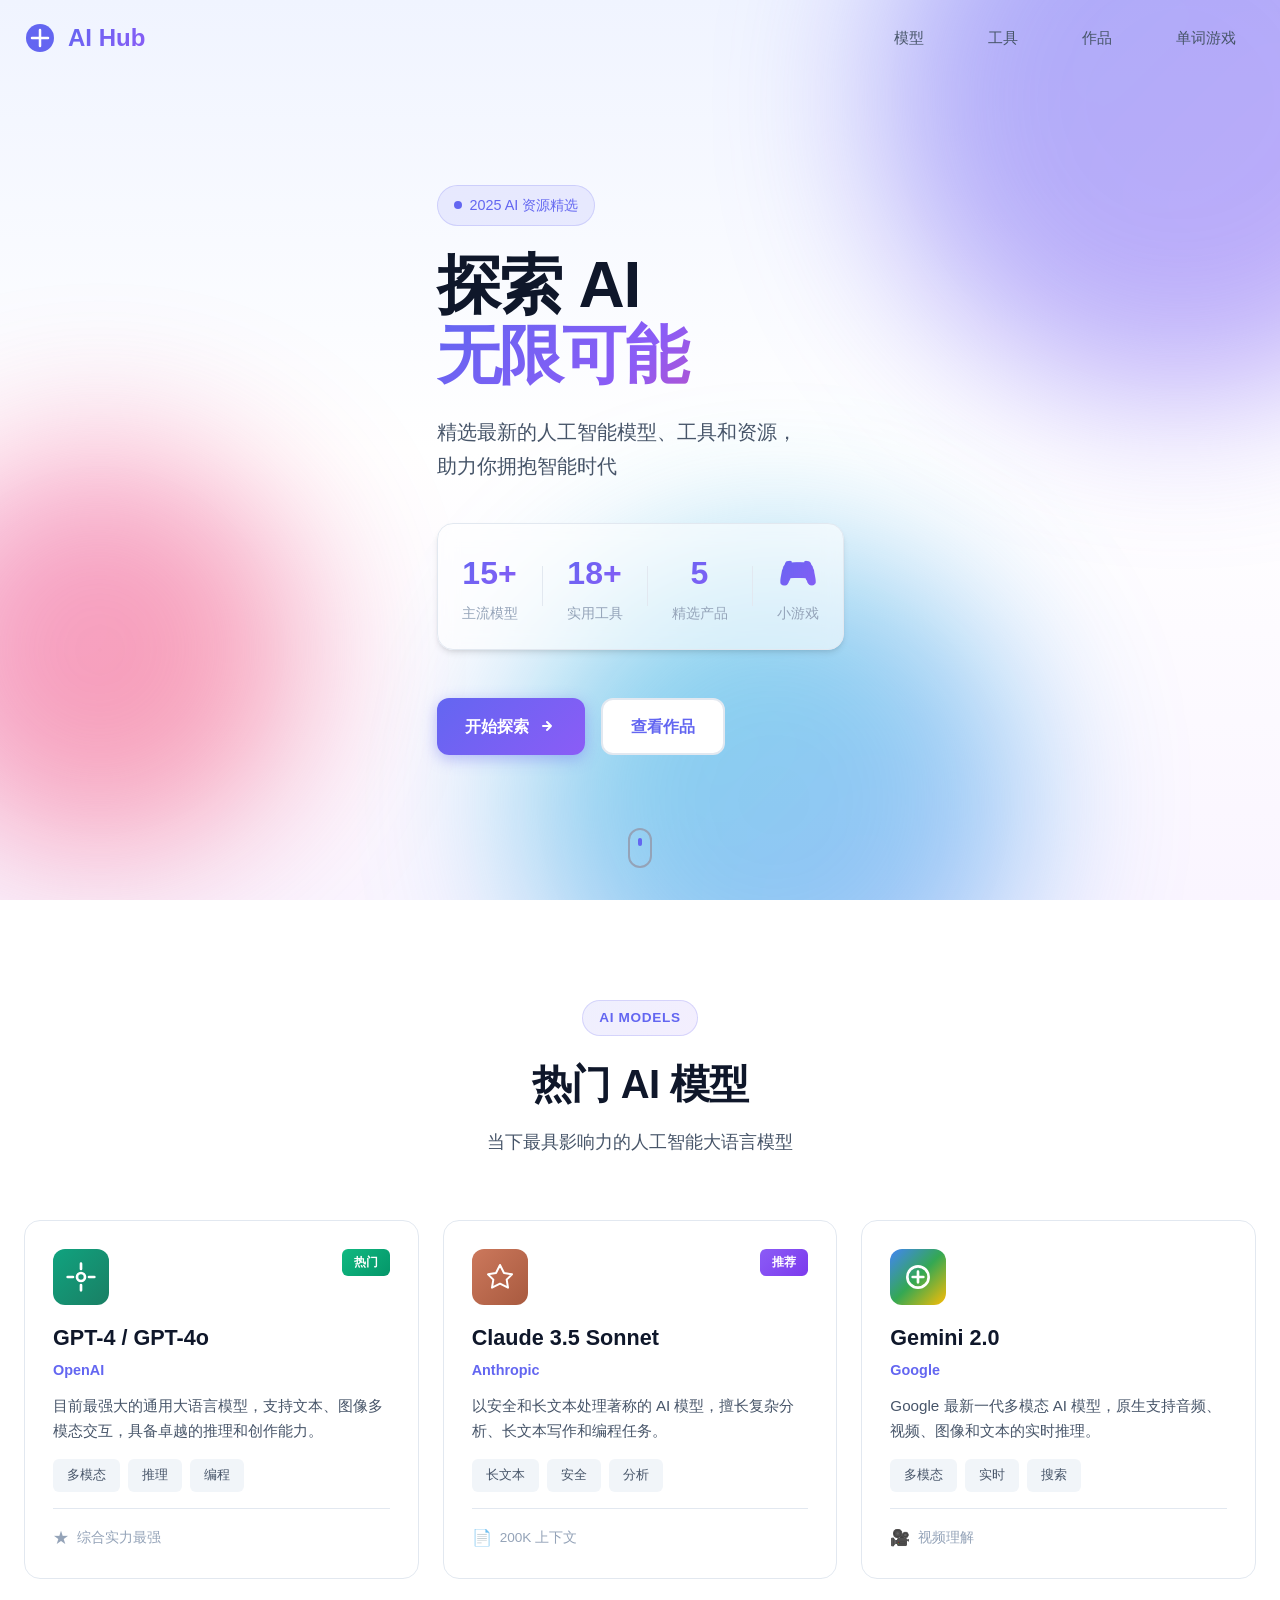
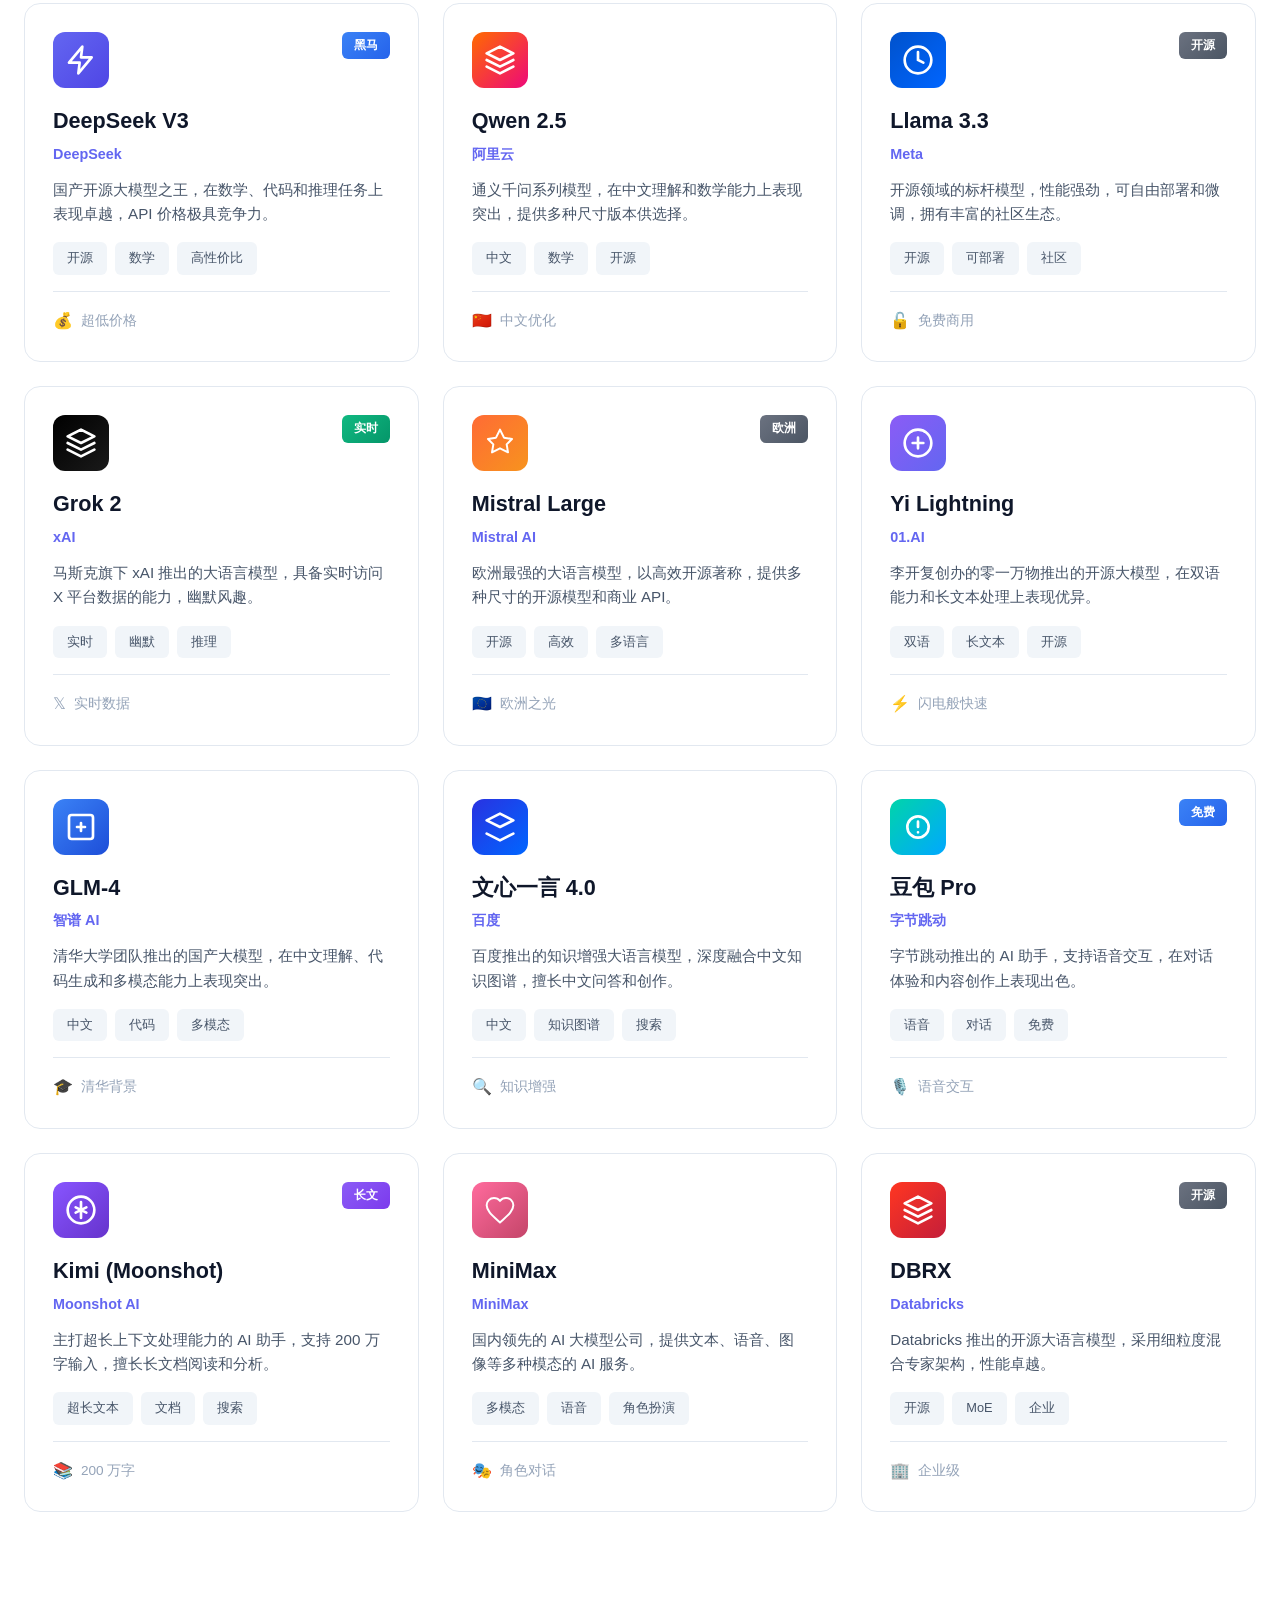
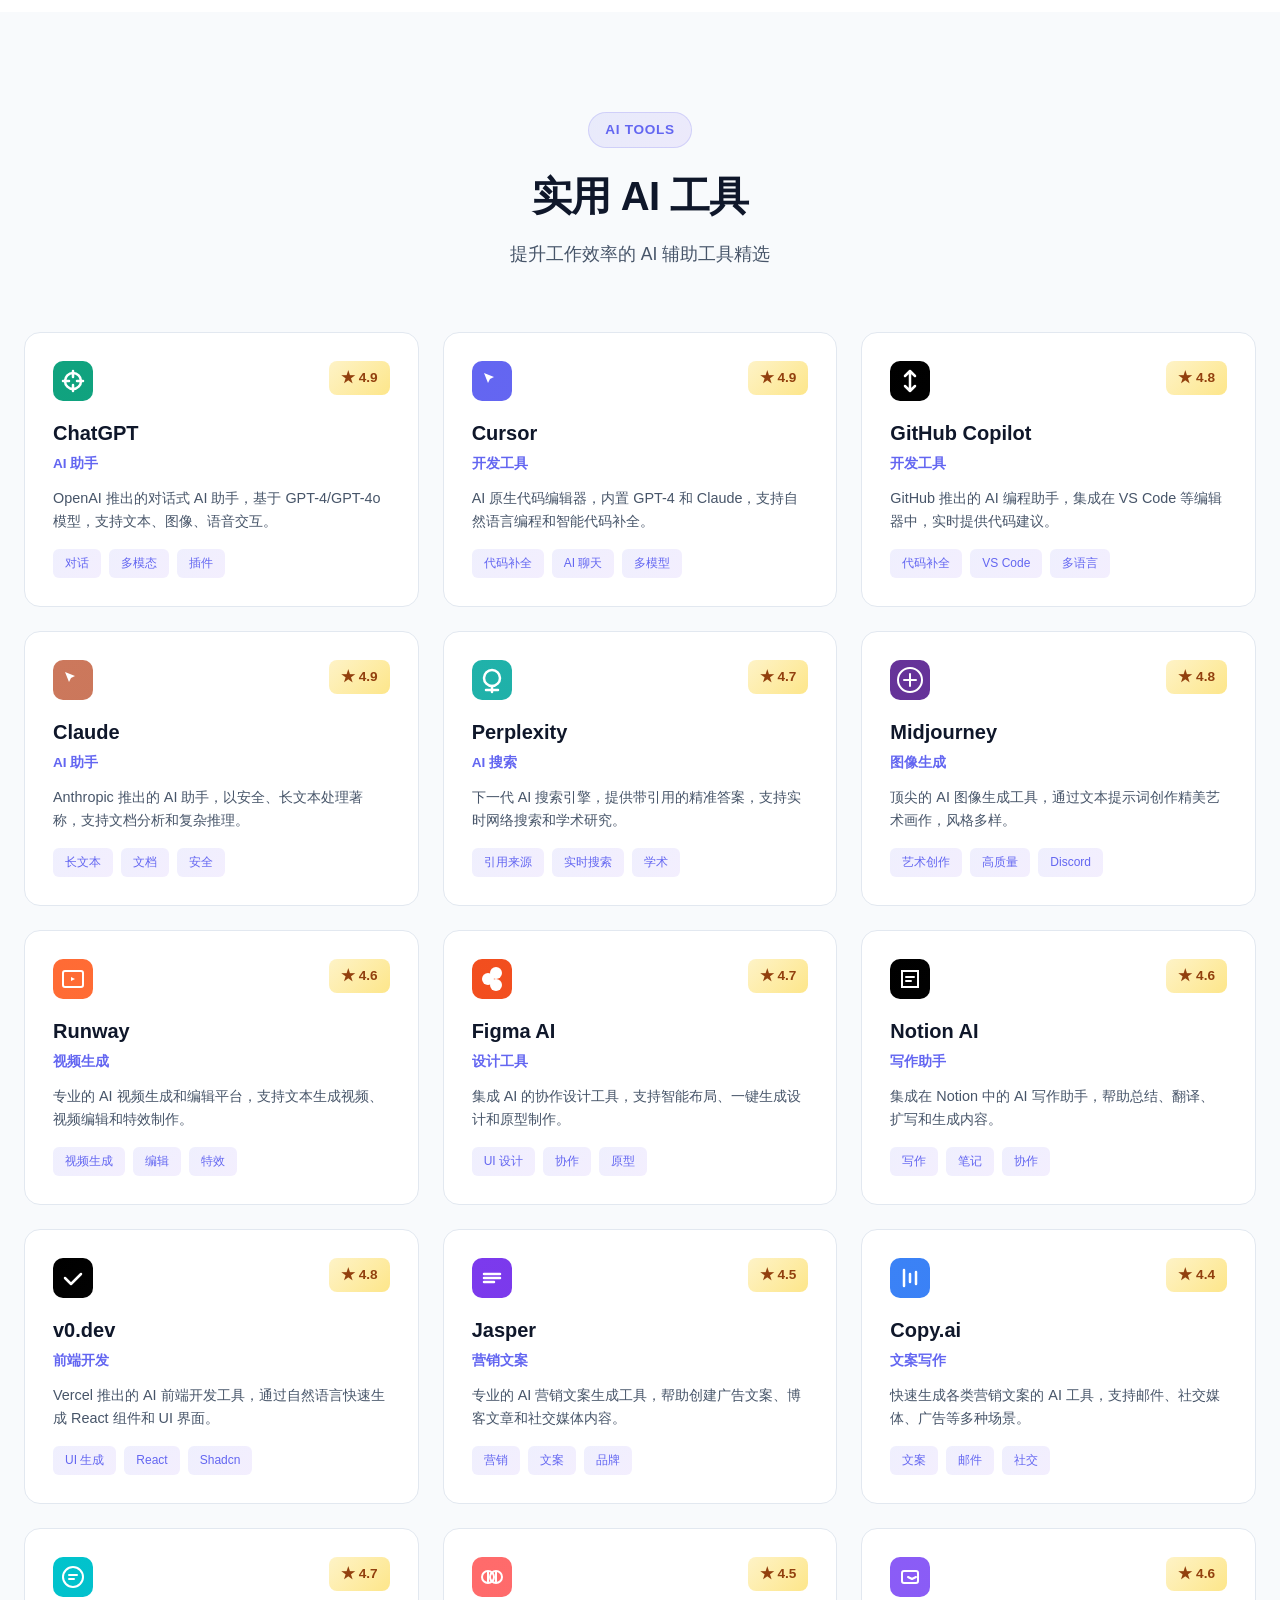
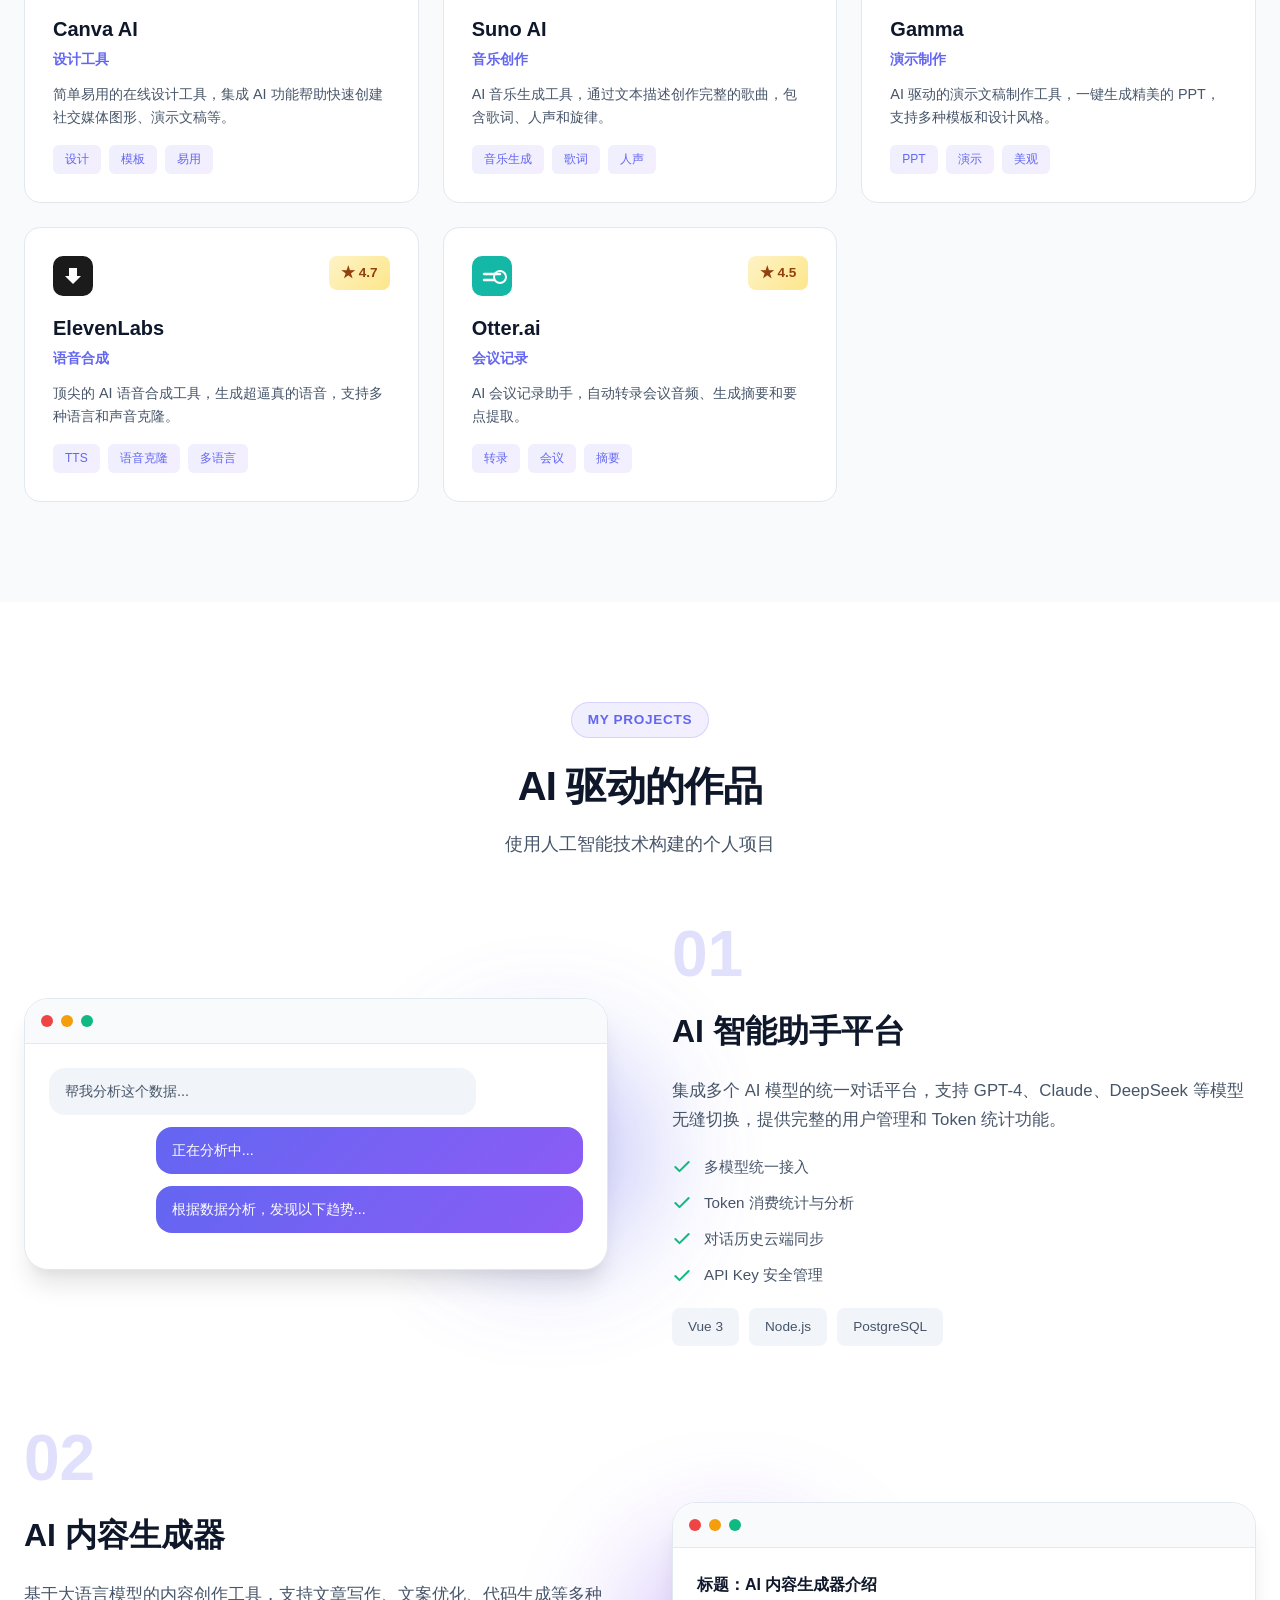
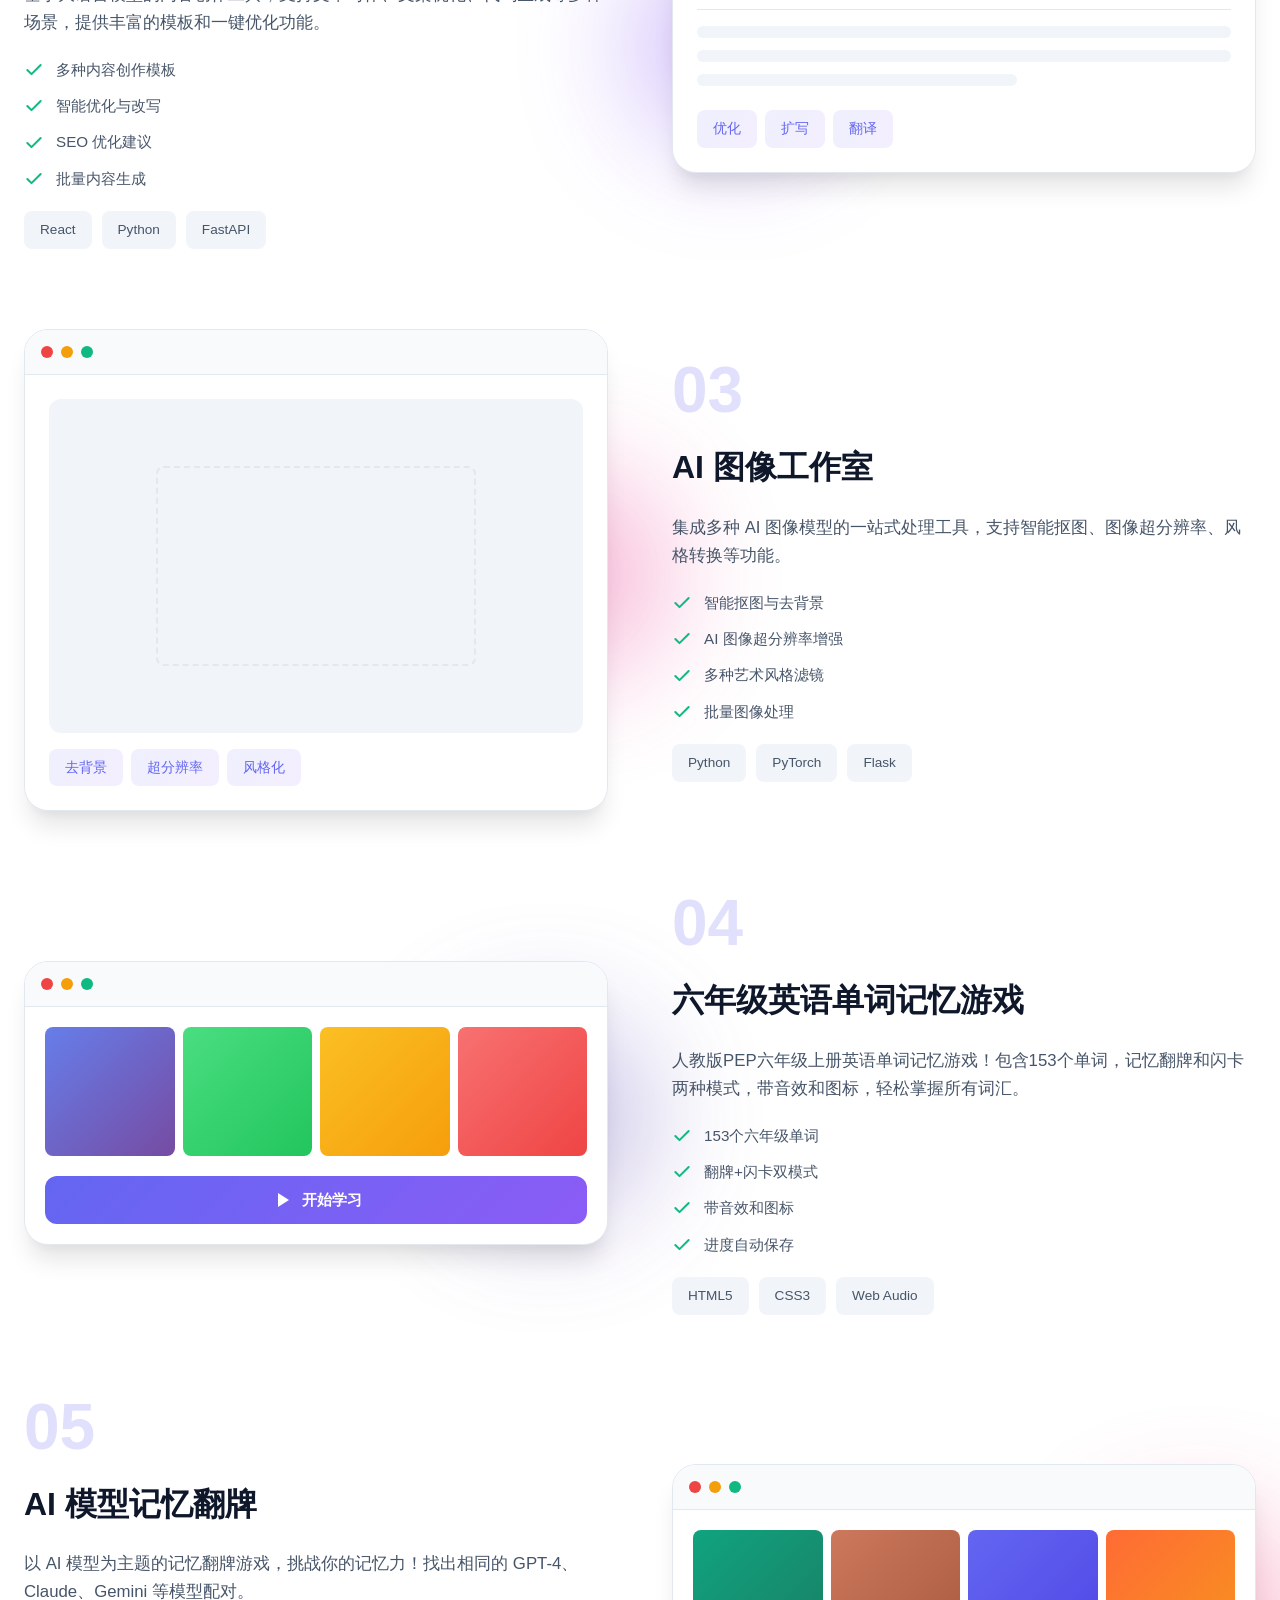
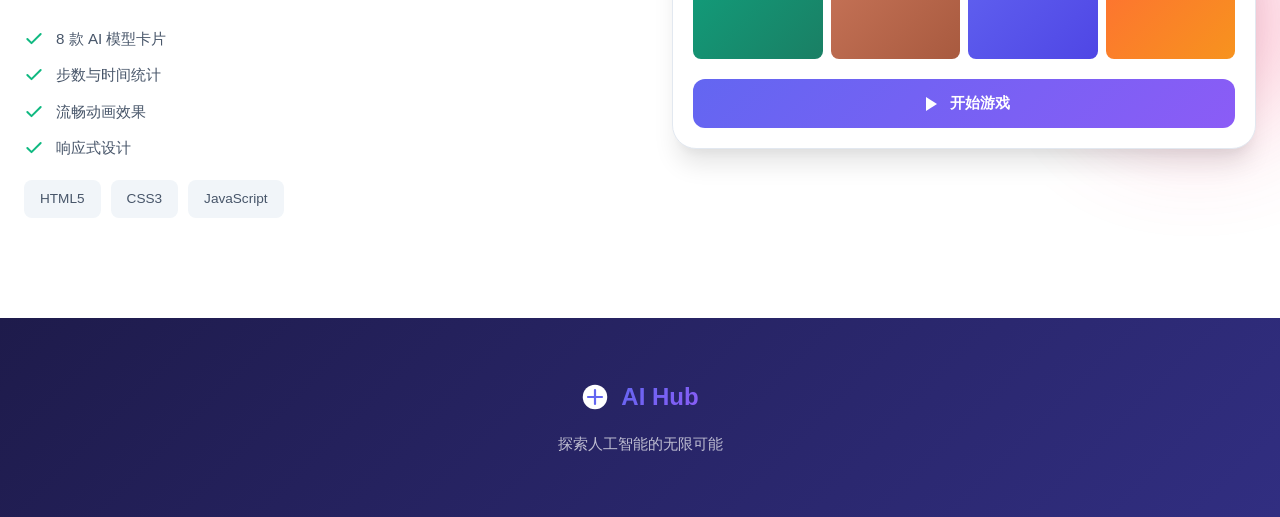
<file: index.html>
<!DOCTYPE html>
<html lang="zh-CN">
<head>
    <meta charset="UTF-8">
    <meta name="viewport" content="width=device-width, initial-scale=1.0">
    <meta name="description" content="探索最新AI模型、工具和应用 - AI资源导航站">
    <meta name="keywords" content="AI,人工智能,ChatGPT,Claude,GPT,AI工具,大语言模型">
    <title>AI Hub - 探索人工智能的未来</title>
    <link rel="stylesheet" href="styles.css">
</head>
<body>
    <!-- 背景装饰 -->
    <div class="bg-gradient"></div>
    <div class="bg-shapes">
        <div class="shape shape-1"></div>
        <div class="shape shape-2"></div>
        <div class="shape shape-3"></div>
    </div>

    <!-- 导航栏 -->
    <nav class="navbar">
        <div class="container">
            <div class="nav-brand">
                <div class="brand-icon">
                    <svg width="32" height="32" viewBox="0 0 32 32" fill="none">
                        <circle cx="16" cy="16" r="14" fill="url(#brandGrad)"/>
                        <path d="M16 8V24M8 16H24" stroke="white" stroke-width="2.5" stroke-linecap="round"/>
                        <defs>
                            <linearGradient id="brandGrad" x1="0" y1="0" x2="32" y2="32">
                                <stop offset="0%" stop-color="#6366f1"/>
                                <stop offset="100%" stop-color="#8b5cf6"/>
                            </linearGradient>
                        </defs>
                    </svg>
                </div>
                <span class="brand-text">AI Hub</span>
            </div>
            <ul class="nav-menu">
                <li><a href="#models" class="nav-link"><span class="nav-indicator"></span>模型</a></li>
                <li><a href="#tools" class="nav-link"><span class="nav-indicator"></span>工具</a></li>
                <li><a href="#products" class="nav-link"><span class="nav-indicator"></span>作品</a></li>
                <li><a href="six-up/index.html" class="nav-link"><span class="nav-indicator"></span>单词游戏</a></li>
            </ul>
        </div>
    </nav>

    <!-- Hero 区域 -->
    <section class="hero">
        <div class="container">
            <div class="hero-badge">
                <span class="badge-dot"></span>
                2025 AI 资源精选
            </div>
            <h1 class="hero-title">
                <span class="title-line">探索 AI</span>
                <span class="title-line title-gradient">无限可能</span>
            </h1>
            <p class="hero-desc">
                精选最新的人工智能模型、工具和资源，<br class="hide-mobile">助力你拥抱智能时代
            </p>
            <div class="hero-stats">
                <div class="stat-item">
                    <div class="stat-value">15+</div>
                    <div class="stat-label">主流模型</div>
                </div>
                <div class="stat-divider"></div>
                <div class="stat-item">
                    <div class="stat-value">18+</div>
                    <div class="stat-label">实用工具</div>
                </div>
                <div class="stat-divider"></div>
                <div class="stat-item">
                    <div class="stat-value">5</div>
                    <div class="stat-label">精选产品</div>
                </div>
                <div class="stat-divider"></div>
                <div class="stat-item">
                    <div class="stat-value">🎮</div>
                    <div class="stat-label">小游戏</div>
                </div>
            </div>
            <div class="hero-actions">
                <a href="#models" class="btn btn-primary">
                    <span>开始探索</span>
                    <svg width="20" height="20" viewBox="0 0 20 20" fill="none">
                        <path d="M6 10H14M14 10L10 6M14 10L10 14" stroke="currentColor" stroke-width="2" stroke-linecap="round" stroke-linejoin="round"/>
                    </svg>
                </a>
                <a href="#products" class="btn btn-secondary">
                    <span>查看作品</span>
                </a>
            </div>
        </div>
        <div class="hero-scroll">
            <div class="scroll-indicator"></div>
        </div>
    </section>

    <!-- AI 模型展示区 -->
    <section id="models" class="section">
        <div class="container">
            <div class="section-header">
                <div class="section-badge">AI Models</div>
                <h2 class="section-title">热门 AI 模型</h2>
                <p class="section-desc">当下最具影响力的人工智能大语言模型</p>
            </div>
            <div class="grid models-grid">
                <!-- GPT-4 -->
                <a href="https://openai.com/chatgpt" target="_blank" class="card model-card">
                    <div class="card-header">
                        <div class="card-icon" style="background: linear-gradient(135deg, #10a37f 0%, #1a7f64 100%);">
                            <svg width="32" height="32" viewBox="0 0 24 24" fill="none">
                                <circle cx="12" cy="12" r="3" stroke="white" stroke-width="2"/>
                                <path d="M12 2v4M12 18v4M2 12h4M18 12h4" stroke="white" stroke-width="2" stroke-linecap="round"/>
                            </svg>
                        </div>
                        <div class="card-badge">热门</div>
                    </div>
                    <h3 class="card-title">GPT-4 / GPT-4o</h3>
                    <p class="card-company">OpenAI</p>
                    <p class="card-desc">目前最强大的通用大语言模型，支持文本、图像多模态交互，具备卓越的推理和创作能力。</p>
                    <div class="card-tags">
                        <span class="tag">多模态</span>
                        <span class="tag">推理</span>
                        <span class="tag">编程</span>
                    </div>
                    <div class="card-footer">
                        <div class="card-meta">
                            <span class="meta-icon">★</span>
                            <span>综合实力最强</span>
                        </div>
                    </div>
                </a>

                <!-- Claude -->
                <a href="https://claude.ai" target="_blank" class="card model-card">
                    <div class="card-header">
                        <div class="card-icon" style="background: linear-gradient(135deg, #cc785c 0%, #a85a3f 100%);">
                            <svg width="32" height="32" viewBox="0 0 24 24" fill="none">
                                <path d="M12 3L15 9L21 10L17 14L18 20L12 17L6 20L7 14L3 10L9 9L12 3Z" stroke="white" stroke-width="1.5" stroke-linejoin="round"/>
                            </svg>
                        </div>
                        <div class="card-badge card-badge-purple">推荐</div>
                    </div>
                    <h3 class="card-title">Claude 3.5 Sonnet</h3>
                    <p class="card-company">Anthropic</p>
                    <p class="card-desc">以安全和长文本处理著称的 AI 模型，擅长复杂分析、长文本写作和编程任务。</p>
                    <div class="card-tags">
                        <span class="tag">长文本</span>
                        <span class="tag">安全</span>
                        <span class="tag">分析</span>
                    </div>
                    <div class="card-footer">
                        <div class="card-meta">
                            <span class="meta-icon">📄</span>
                            <span>200K 上下文</span>
                        </div>
                    </div>
                </a>

                <!-- Gemini -->
                <a href="https://gemini.google.com" target="_blank" class="card model-card">
                    <div class="card-header">
                        <div class="card-icon" style="background: linear-gradient(135deg, #4285f4 0%, #34a853 50%, #fbbc05 100%);">
                            <svg width="32" height="32" viewBox="0 0 24 24" fill="none">
                                <circle cx="12" cy="12" r="8" stroke="white" stroke-width="2"/>
                                <path d="M12 8v8M8 12h8" stroke="white" stroke-width="2" stroke-linecap="round"/>
                            </svg>
                        </div>
                    </div>
                    <h3 class="card-title">Gemini 2.0</h3>
                    <p class="card-company">Google</p>
                    <p class="card-desc">Google 最新一代多模态 AI 模型，原生支持音频、视频、图像和文本的实时推理。</p>
                    <div class="card-tags">
                        <span class="tag">多模态</span>
                        <span class="tag">实时</span>
                        <span class="tag">搜索</span>
                    </div>
                    <div class="card-footer">
                        <div class="card-meta">
                            <span class="meta-icon">🎥</span>
                            <span>视频理解</span>
                        </div>
                    </div>
                </a>

                <!-- DeepSeek -->
                <a href="https://deepseek.com" target="_blank" class="card model-card">
                    <div class="card-header">
                        <div class="card-icon" style="background: linear-gradient(135deg, #6366f1 0%, #4f46e5 100%);">
                            <svg width="32" height="32" viewBox="0 0 24 24" fill="none">
                                <path d="M13 2L3 14h8l-1 8L20 10h-8l1-8z" stroke="white" stroke-width="2" stroke-linejoin="round"/>
                            </svg>
                        </div>
                        <div class="card-badge card-badge-blue">黑马</div>
                    </div>
                    <h3 class="card-title">DeepSeek V3</h3>
                    <p class="card-company">DeepSeek</p>
                    <p class="card-desc">国产开源大模型之王，在数学、代码和推理任务上表现卓越，API 价格极具竞争力。</p>
                    <div class="card-tags">
                        <span class="tag">开源</span>
                        <span class="tag">数学</span>
                        <span class="tag">高性价比</span>
                    </div>
                    <div class="card-footer">
                        <div class="card-meta">
                            <span class="meta-icon">💰</span>
                            <span>超低价格</span>
                        </div>
                    </div>
                </a>

                <!-- Qwen -->
                <a href="https://tongyi.aliyun.com" target="_blank" class="card model-card">
                    <div class="card-header">
                        <div class="card-icon" style="background: linear-gradient(135deg, #ff6a00 0%, #ee0979 100%);">
                            <svg width="32" height="32" viewBox="0 0 24 24" fill="none">
                                <path d="M12 2L2 7l10 5 10-5-10-5zM2 17l10 5 10-5M2 12l10 5 10-5" stroke="white" stroke-width="2" stroke-linecap="round" stroke-linejoin="round"/>
                            </svg>
                        </div>
                    </div>
                    <h3 class="card-title">Qwen 2.5</h3>
                    <p class="card-company">阿里云</p>
                    <p class="card-desc">通义千问系列模型，在中文理解和数学能力上表现突出，提供多种尺寸版本供选择。</p>
                    <div class="card-tags">
                        <span class="tag">中文</span>
                        <span class="tag">数学</span>
                        <span class="tag">开源</span>
                    </div>
                    <div class="card-footer">
                        <div class="card-meta">
                            <span class="meta-icon">🇨🇳</span>
                            <span>中文优化</span>
                        </div>
                    </div>
                </a>

                <!-- Llama -->
                <a href="https://llama.meta.com" target="_blank" class="card model-card">
                    <div class="card-header">
                        <div class="card-icon" style="background: linear-gradient(135deg, #0052cc 0%, #0065ff 100%);">
                            <svg width="32" height="32" viewBox="0 0 24 24" fill="none">
                                <circle cx="12" cy="12" r="10" stroke="white" stroke-width="2"/>
                                <path d="M12 6v6l4 2" stroke="white" stroke-width="2" stroke-linecap="round"/>
                            </svg>
                        </div>
                        <div class="card-badge card-badge-gray">开源</div>
                    </div>
                    <h3 class="card-title">Llama 3.3</h3>
                    <p class="card-company">Meta</p>
                    <p class="card-desc">开源领域的标杆模型，性能强劲，可自由部署和微调，拥有丰富的社区生态。</p>
                    <div class="card-tags">
                        <span class="tag">开源</span>
                        <span class="tag">可部署</span>
                        <span class="tag">社区</span>
                    </div>
                    <div class="card-footer">
                        <div class="card-meta">
                            <span class="meta-icon">🔓</span>
                            <span>免费商用</span>
                        </div>
                    </div>
                </a>

                <!-- Grok -->
                <a href="https://grok.x.ai" target="_blank" class="card model-card">
                    <div class="card-header">
                        <div class="card-icon" style="background: linear-gradient(135deg, #000000 0%, #1a1a1a 100%);">
                            <svg width="32" height="32" viewBox="0 0 24 24" fill="none">
                                <path d="M12 2L2 7l10 5 10-5-10-5zM2 17l10 5 10-5M2 12l10 5 10-5" stroke="white" stroke-width="2" stroke-linecap="round" stroke-linejoin="round"/>
                            </svg>
                        </div>
                        <div class="card-badge">实时</div>
                    </div>
                    <h3 class="card-title">Grok 2</h3>
                    <p class="card-company">xAI</p>
                    <p class="card-desc">马斯克旗下 xAI 推出的大语言模型，具备实时访问 X 平台数据的能力，幽默风趣。</p>
                    <div class="card-tags">
                        <span class="tag">实时</span>
                        <span class="tag">幽默</span>
                        <span class="tag">推理</span>
                    </div>
                    <div class="card-footer">
                        <div class="card-meta">
                            <span class="meta-icon">𝕏</span>
                            <span>实时数据</span>
                        </div>
                    </div>
                </a>

                <!-- Mistral -->
                <a href="https://mistral.ai" target="_blank" class="card model-card">
                    <div class="card-header">
                        <div class="card-icon" style="background: linear-gradient(135deg, #ff6b35 0%, #f7931e 100%);">
                            <svg width="32" height="32" viewBox="0 0 24 24" fill="none">
                                <path d="M12 2L15 8L21 9L17 13L18 19L12 16L6 19L7 13L3 9L9 8L12 2Z" stroke="white" stroke-width="1.5" stroke-linejoin="round"/>
                            </svg>
                        </div>
                        <div class="card-badge card-badge-gray">欧洲</div>
                    </div>
                    <h3 class="card-title">Mistral Large</h3>
                    <p class="card-company">Mistral AI</p>
                    <p class="card-desc">欧洲最强的大语言模型，以高效开源著称，提供多种尺寸的开源模型和商业 API。</p>
                    <div class="card-tags">
                        <span class="tag">开源</span>
                        <span class="tag">高效</span>
                        <span class="tag">多语言</span>
                    </div>
                    <div class="card-footer">
                        <div class="card-meta">
                            <span class="meta-icon">🇪🇺</span>
                            <span>欧洲之光</span>
                        </div>
                    </div>
                </a>

                <!-- Yi -->
                <a href="https://01.ai" target="_blank" class="card model-card">
                    <div class="card-header">
                        <div class="card-icon" style="background: linear-gradient(135deg, #8b5cf6 0%, #6366f1 100%);">
                            <svg width="32" height="32" viewBox="0 0 24 24" fill="none">
                                <circle cx="12" cy="12" r="10" stroke="white" stroke-width="2"/>
                                <path d="M12 8v8M8 12h8" stroke="white" stroke-width="2" stroke-linecap="round"/>
                            </svg>
                        </div>
                    </div>
                    <h3 class="card-title">Yi Lightning</h3>
                    <p class="card-company">01.AI</p>
                    <p class="card-desc">李开复创办的零一万物推出的开源大模型，在双语能力和长文本处理上表现优异。</p>
                    <div class="card-tags">
                        <span class="tag">双语</span>
                        <span class="tag">长文本</span>
                        <span class="tag">开源</span>
                    </div>
                    <div class="card-footer">
                        <div class="card-meta">
                            <span class="meta-icon">⚡</span>
                            <span>闪电般快速</span>
                        </div>
                    </div>
                </a>

                <!-- GLM -->
                <a href="https://chatglm.cn" target="_blank" class="card model-card">
                    <div class="card-header">
                        <div class="card-icon" style="background: linear-gradient(135deg, #3b82f6 0%, #1d4ed8 100%);">
                            <svg width="32" height="32" viewBox="0 0 24 24" fill="none">
                                <rect x="3" y="3" width="18" height="18" rx="2" stroke="white" stroke-width="2"/>
                                <path d="M9 12h6M12 9v6" stroke="white" stroke-width="2" stroke-linecap="round"/>
                            </svg>
                        </div>
                    </div>
                    <h3 class="card-title">GLM-4</h3>
                    <p class="card-company">智谱 AI</p>
                    <p class="card-desc">清华大学团队推出的国产大模型，在中文理解、代码生成和多模态能力上表现突出。</p>
                    <div class="card-tags">
                        <span class="tag">中文</span>
                        <span class="tag">代码</span>
                        <span class="tag">多模态</span>
                    </div>
                    <div class="card-footer">
                        <div class="card-meta">
                            <span class="meta-icon">🎓</span>
                            <span>清华背景</span>
                        </div>
                    </div>
                </a>

                <!-- 文心一言 -->
                <a href="https://yiyan.baidu.com" target="_blank" class="card model-card">
                    <div class="card-header">
                        <div class="card-icon" style="background: linear-gradient(135deg, #2932e1 0%, #0066ff 100%);">
                            <svg width="32" height="32" viewBox="0 0 24 24" fill="none">
                                <path d="M12 2L2 7l10 5 10-5-10-5z" stroke="white" stroke-width="2" stroke-linejoin="round"/>
                                <path d="M2 17l10 5 10-5" stroke="white" stroke-width="2" stroke-linecap="round" stroke-linejoin="round"/>
                            </svg>
                        </div>
                    </div>
                    <h3 class="card-title">文心一言 4.0</h3>
                    <p class="card-company">百度</p>
                    <p class="card-desc">百度推出的知识增强大语言模型，深度融合中文知识图谱，擅长中文问答和创作。</p>
                    <div class="card-tags">
                        <span class="tag">中文</span>
                        <span class="tag">知识图谱</span>
                        <span class="tag">搜索</span>
                    </div>
                    <div class="card-footer">
                        <div class="card-meta">
                            <span class="meta-icon">🔍</span>
                            <span>知识增强</span>
                        </div>
                    </div>
                </a>

                <!-- 豆包 -->
                <a href="https://www.doubao.com" target="_blank" class="card model-card">
                    <div class="card-header">
                        <div class="card-icon" style="background: linear-gradient(135deg, #00d4aa 0%, #00a8ff 100%);">
                            <svg width="32" height="32" viewBox="0 0 24 24" fill="none">
                                <circle cx="12" cy="12" r="8" stroke="white" stroke-width="2"/>
                                <path d="M12 8v4M12 16v0" stroke="white" stroke-width="2" stroke-linecap="round"/>
                            </svg>
                        </div>
                        <div class="card-badge card-badge-blue">免费</div>
                    </div>
                    <h3 class="card-title">豆包 Pro</h3>
                    <p class="card-company">字节跳动</p>
                    <p class="card-desc">字节跳动推出的 AI 助手，支持语音交互，在对话体验和内容创作上表现出色。</p>
                    <div class="card-tags">
                        <span class="tag">语音</span>
                        <span class="tag">对话</span>
                        <span class="tag">免费</span>
                    </div>
                    <div class="card-footer">
                        <div class="card-meta">
                            <span class="meta-icon">🎙️</span>
                            <span>语音交互</span>
                        </div>
                    </div>
                </a>

                <!-- Moonshot -->
                <a href="https://kimi.moonshot.cn" target="_blank" class="card model-card">
                    <div class="card-header">
                        <div class="card-icon" style="background: linear-gradient(135deg, #8855ff 0%, #6633cc 100%);">
                            <svg width="32" height="32" viewBox="0 0 24 24" fill="none">
                                <circle cx="12" cy="12" r="10" stroke="white" stroke-width="2"/>
                                <path d="M12 6v12M8 10l8 4M16 10l-8 4" stroke="white" stroke-width="2" stroke-linecap="round" stroke-linejoin="round"/>
                            </svg>
                        </div>
                        <div class="card-badge card-badge-purple">长文</div>
                    </div>
                    <h3 class="card-title">Kimi (Moonshot)</h3>
                    <p class="card-company">Moonshot AI</p>
                    <p class="card-desc">主打超长上下文处理能力的 AI 助手，支持 200 万字输入，擅长长文档阅读和分析。</p>
                    <div class="card-tags">
                        <span class="tag">超长文本</span>
                        <span class="tag">文档</span>
                        <span class="tag">搜索</span>
                    </div>
                    <div class="card-footer">
                        <div class="card-meta">
                            <span class="meta-icon">📚</span>
                            <span>200 万字</span>
                        </div>
                    </div>
                </a>

                <!-- MiniMax -->
                <a href="https://www.minimaxi.com" target="_blank" class="card model-card">
                    <div class="card-header">
                        <div class="card-icon" style="background: linear-gradient(135deg, #ff6b9d 0%, #c44569 100%);">
                            <svg width="32" height="32" viewBox="0 0 24 24" fill="none">
                                <path d="M12 21.35l-1.45-1.32C5.4 15.36 2 12.28 2 8.5 2 5.42 4.42 3 7.5 3c1.74 0 3.41.81 4.5 2.09C13.09 3.81 14.76 3 16.5 3 19.58 3 22 5.42 22 8.5c0 3.78-3.4 6.86-8.55 11.54L12 21.35z" stroke="white" stroke-width="1.5"/>
                            </svg>
                        </div>
                    </div>
                    <h3 class="card-title">MiniMax</h3>
                    <p class="card-company">MiniMax</p>
                    <p class="card-desc">国内领先的 AI 大模型公司，提供文本、语音、图像等多种模态的 AI 服务。</p>
                    <div class="card-tags">
                        <span class="tag">多模态</span>
                        <span class="tag">语音</span>
                        <span class="tag">角色扮演</span>
                    </div>
                    <div class="card-footer">
                        <div class="card-meta">
                            <span class="meta-icon">🎭</span>
                            <span>角色对话</span>
                        </div>
                    </div>
                </a>

                <!-- Databricks -->
                <a href="https://www.databricks.com/blog/introducing-dbrx" target="_blank" class="card model-card">
                    <div class="card-header">
                        <div class="card-icon" style="background: linear-gradient(135deg, #ff3621 0%, #c41e3a 100%);">
                            <svg width="32" height="32" viewBox="0 0 24 24" fill="none">
                                <path d="M12 2L2 7l10 5 10-5-10-5zM2 17l10 5 10-5M2 12l10 5 10-5" stroke="white" stroke-width="2" stroke-linecap="round" stroke-linejoin="round"/>
                            </svg>
                        </div>
                        <div class="card-badge card-badge-gray">开源</div>
                    </div>
                    <h3 class="card-title">DBRX</h3>
                    <p class="card-company">Databricks</p>
                    <p class="card-desc">Databricks 推出的开源大语言模型，采用细粒度混合专家架构，性能卓越。</p>
                    <div class="card-tags">
                        <span class="tag">开源</span>
                        <span class="tag">MoE</span>
                        <span class="tag">企业</span>
                    </div>
                    <div class="card-footer">
                        <div class="card-meta">
                            <span class="meta-icon">🏢</span>
                            <span>企业级</span>
                        </div>
                    </div>
                </a>
            </div>
        </div>
    </section>

    <!-- AI 工具展示区 -->
    <section id="tools" class="section section-alt">
        <div class="container">
            <div class="section-header">
                <div class="section-badge">AI Tools</div>
                <h2 class="section-title">实用 AI 工具</h2>
                <p class="section-desc">提升工作效率的 AI 辅助工具精选</p>
            </div>
            <div class="grid tools-grid">
                <!-- ChatGPT -->
                <a href="https://chat.openai.com" target="_blank" class="card tool-card">
                    <div class="tool-header">
                        <div class="tool-icon">
                            <svg width="40" height="40" viewBox="0 0 40 40" fill="none">
                                <rect width="40" height="40" rx="10" fill="url(#chatgptGrad)"/>
                                <circle cx="20" cy="20" r="8" stroke="white" stroke-width="2.5"/>
                                <path d="M20 10v6M20 24v6M10 20h6M24 20h6" stroke="white" stroke-width="2.5" stroke-linecap="round"/>
                                <defs>
                                    <linearGradient id="chatgptGrad" x1="0" y1="0" x2="40" y2="40">
                                        <stop offset="0%" stop-color="#10a37f"/>
                                        <stop offset="100%" stop-color="#1a7f64"/>
                                    </linearGradient>
                                </defs>
                            </svg>
                        </div>
                        <div class="tool-rating">
                            <span>★ 4.9</span>
                        </div>
                    </div>
                    <h3 class="tool-title">ChatGPT</h3>
                    <p class="tool-category">AI 助手</p>
                    <p class="tool-desc">OpenAI 推出的对话式 AI 助手，基于 GPT-4/GPT-4o 模型，支持文本、图像、语音交互。</p>
                    <div class="tool-features">
                        <span class="feature-tag">对话</span>
                        <span class="feature-tag">多模态</span>
                        <span class="feature-tag">插件</span>
                    </div>
                </a>

                <!-- Cursor -->
                <a href="https://cursor.sh" target="_blank" class="card tool-card">
                    <div class="tool-header">
                        <div class="tool-icon">
                            <svg width="40" height="40" viewBox="0 0 40 40" fill="none">
                                <rect width="40" height="40" rx="10" fill="url(#cursorGrad)"/>
                                <path d="M12 12l10 4-4 2-2 4-4-10z" fill="white"/>
                                <defs>
                                    <linearGradient id="cursorGrad" x1="0" y1="0" x2="40" y2="40">
                                        <stop offset="0%" stop-color="#6366f1"/>
                                        <stop offset="100%" stop-color="#8b5cf6"/>
                                    </linearGradient>
                                </defs>
                            </svg>
                        </div>
                        <div class="tool-rating">
                            <span>★ 4.9</span>
                        </div>
                    </div>
                    <h3 class="tool-title">Cursor</h3>
                    <p class="tool-category">开发工具</p>
                    <p class="tool-desc">AI 原生代码编辑器，内置 GPT-4 和 Claude，支持自然语言编程和智能代码补全。</p>
                    <div class="tool-features">
                        <span class="feature-tag">代码补全</span>
                        <span class="feature-tag">AI 聊天</span>
                        <span class="feature-tag">多模型</span>
                    </div>
                </a>

                <!-- GitHub Copilot -->
                <a href="https://github.com/features/copilot" target="_blank" class="card tool-card">
                    <div class="tool-header">
                        <div class="tool-icon">
                            <svg width="40" height="40" viewBox="0 0 40 40" fill="none">
                                <rect width="40" height="40" rx="10" fill="url(#copilotGrad)"/>
                                <path d="M20 10v20M15 15l5-5 5 5M15 25l5 5 5-5" stroke="white" stroke-width="2.5" stroke-linecap="round" stroke-linejoin="round"/>
                                <defs>
                                    <linearGradient id="copilotGrad" x1="0" y1="0" x2="40" y2="40">
                                        <stop offset="0%" stop-color="#000000"/>
                                        <stop offset="100%" stop-color="#333333"/>
                                    </linearGradient>
                                </defs>
                            </svg>
                        </div>
                        <div class="tool-rating">
                            <span>★ 4.8</span>
                        </div>
                    </div>
                    <h3 class="tool-title">GitHub Copilot</h3>
                    <p class="tool-category">开发工具</p>
                    <p class="tool-desc">GitHub 推出的 AI 编程助手，集成在 VS Code 等编辑器中，实时提供代码建议。</p>
                    <div class="tool-features">
                        <span class="feature-tag">代码补全</span>
                        <span class="feature-tag">VS Code</span>
                        <span class="feature-tag">多语言</span>
                    </div>
                </a>

                <!-- Claude -->
                <a href="https://claude.ai" target="_blank" class="card tool-card">
                    <div class="tool-header">
                        <div class="tool-icon">
                            <svg width="40" height="40" viewBox="0 0 40 40" fill="none">
                                <rect width="40" height="40" rx="10" fill="url(#claudeGrad)"/>
                                <path d="M12 12l10 4-4 2-2 4-4-10z" fill="white"/>
                                <defs>
                                    <linearGradient id="claudeGrad" x1="0" y1="0" x2="40" y2="40">
                                        <stop offset="0%" stop-color="#cc785c"/>
                                        <stop offset="100%" stop-color="#a85a3f"/>
                                    </linearGradient>
                                </defs>
                            </svg>
                        </div>
                        <div class="tool-rating">
                            <span>★ 4.9</span>
                        </div>
                    </div>
                    <h3 class="tool-title">Claude</h3>
                    <p class="tool-category">AI 助手</p>
                    <p class="tool-desc">Anthropic 推出的 AI 助手，以安全、长文本处理著称，支持文档分析和复杂推理。</p>
                    <div class="tool-features">
                        <span class="feature-tag">长文本</span>
                        <span class="feature-tag">文档</span>
                        <span class="feature-tag">安全</span>
                    </div>
                </a>

                <!-- Perplexity -->
                <a href="https://perplexity.ai" target="_blank" class="card tool-card">
                    <div class="tool-header">
                        <div class="tool-icon">
                            <svg width="40" height="40" viewBox="0 0 40 40" fill="none">
                                <rect width="40" height="40" rx="10" fill="url(#perplexityGrad)"/>
                                <circle cx="20" cy="18" r="8" stroke="white" stroke-width="2.5"/>
                                <path d="M20 26v6M14 30h12" stroke="white" stroke-width="2.5" stroke-linecap="round"/>
                                <defs>
                                    <linearGradient id="perplexityGrad" x1="0" y1="0" x2="40" y2="40">
                                        <stop offset="0%" stop-color="#20b2aa"/>
                                        <stop offset="100%" stop-color="#008080"/>
                                    </linearGradient>
                                </defs>
                            </svg>
                        </div>
                        <div class="tool-rating">
                            <span>★ 4.7</span>
                        </div>
                    </div>
                    <h3 class="tool-title">Perplexity</h3>
                    <p class="tool-category">AI 搜索</p>
                    <p class="tool-desc">下一代 AI 搜索引擎，提供带引用的精准答案，支持实时网络搜索和学术研究。</p>
                    <div class="tool-features">
                        <span class="feature-tag">引用来源</span>
                        <span class="feature-tag">实时搜索</span>
                        <span class="feature-tag">学术</span>
                    </div>
                </a>

                <!-- Midjourney -->
                <a href="https://midjourney.com" target="_blank" class="card tool-card">
                    <div class="tool-header">
                        <div class="tool-icon">
                            <svg width="40" height="40" viewBox="0 0 40 40" fill="none">
                                <rect width="40" height="40" rx="10" fill="url(#midjourneyGrad)"/>
                                <circle cx="20" cy="20" r="12" stroke="white" stroke-width="2"/>
                                <path d="M14 20h12M20 14v12" stroke="white" stroke-width="2" stroke-linecap="round"/>
                                <defs>
                                    <linearGradient id="midjourneyGrad" x1="0" y1="0" x2="40" y2="40">
                                        <stop offset="0%" stop-color="#663399"/>
                                        <stop offset="100%" stop-color="#442266"/>
                                    </linearGradient>
                                </defs>
                            </svg>
                        </div>
                        <div class="tool-rating">
                            <span>★ 4.8</span>
                        </div>
                    </div>
                    <h3 class="tool-title">Midjourney</h3>
                    <p class="tool-category">图像生成</p>
                    <p class="tool-desc">顶尖的 AI 图像生成工具，通过文本提示词创作精美艺术画作，风格多样。</p>
                    <div class="tool-features">
                        <span class="feature-tag">艺术创作</span>
                        <span class="feature-tag">高质量</span>
                        <span class="feature-tag">Discord</span>
                    </div>
                </a>

                <!-- Runway -->
                <a href="https://runwayml.com" target="_blank" class="card tool-card">
                    <div class="tool-header">
                        <div class="tool-icon">
                            <svg width="40" height="40" viewBox="0 0 40 40" fill="none">
                                <rect width="40" height="40" rx="10" fill="url(#runwayGrad)"/>
                                <rect x="10" y="12" width="20" height="16" rx="2" stroke="white" stroke-width="2"/>
                                <polygon points="18,22 22,20 18,18" fill="white"/>
                                <defs>
                                    <linearGradient id="runwayGrad" x1="0" y1="0" x2="40" y2="40">
                                        <stop offset="0%" stop-color="#ff6b35"/>
                                        <stop offset="100%" stop-color="#f7931e"/>
                                    </linearGradient>
                                </defs>
                            </svg>
                        </div>
                        <div class="tool-rating">
                            <span>★ 4.6</span>
                        </div>
                    </div>
                    <h3 class="tool-title">Runway</h3>
                    <p class="tool-category">视频生成</p>
                    <p class="tool-desc">专业的 AI 视频生成和编辑平台，支持文本生成视频、视频编辑和特效制作。</p>
                    <div class="tool-features">
                        <span class="feature-tag">视频生成</span>
                        <span class="feature-tag">编辑</span>
                        <span class="feature-tag">特效</span>
                    </div>
                </a>

                <!-- Figma AI -->
                <a href="https://figma.com/ai" target="_blank" class="card tool-card">
                    <div class="tool-header">
                        <div class="tool-icon">
                            <svg width="40" height="40" viewBox="0 0 40 40" fill="none">
                                <rect width="40" height="40" rx="10" fill="url(#figmaGrad)"/>
                                <circle cx="16" cy="20" r="6" fill="white"/>
                                <circle cx="24" cy="14" r="6" fill="white"/>
                                <circle cx="24" cy="26" r="6" fill="white"/>
                                <defs>
                                    <linearGradient id="figmaGrad" x1="0" y1="0" x2="40" y2="40">
                                        <stop offset="0%" stop-color="#f24e1e"/>
                                        <stop offset="100%" stop-color="#ff7262"/>
                                    </linearGradient>
                                </defs>
                            </svg>
                        </div>
                        <div class="tool-rating">
                            <span>★ 4.7</span>
                        </div>
                    </div>
                    <h3 class="tool-title">Figma AI</h3>
                    <p class="tool-category">设计工具</p>
                    <p class="tool-desc">集成 AI 的协作设计工具，支持智能布局、一键生成设计和原型制作。</p>
                    <div class="tool-features">
                        <span class="feature-tag">UI 设计</span>
                        <span class="feature-tag">协作</span>
                        <span class="feature-tag">原型</span>
                    </div>
                </a>

                <!-- Notion AI -->
                <a href="https://notion.so/product/ai" target="_blank" class="card tool-card">
                    <div class="tool-header">
                        <div class="tool-icon">
                            <svg width="40" height="40" viewBox="0 0 40 40" fill="none">
                                <rect width="40" height="40" rx="10" fill="url(#notionGrad)"/>
                                <path d="M12 12h16v16H12z" stroke="white" stroke-width="2"/>
                                <path d="M16 18h8M16 22h5" stroke="white" stroke-width="2" stroke-linecap="round"/>
                                <defs>
                                    <linearGradient id="notionGrad" x1="0" y1="0" x2="40" y2="40">
                                        <stop offset="0%" stop-color="#000000"/>
                                        <stop offset="100%" stop-color="#333333"/>
                                    </linearGradient>
                                </defs>
                            </svg>
                        </div>
                        <div class="tool-rating">
                            <span>★ 4.6</span>
                        </div>
                    </div>
                    <h3 class="tool-title">Notion AI</h3>
                    <p class="tool-category">写作助手</p>
                    <p class="tool-desc">集成在 Notion 中的 AI 写作助手，帮助总结、翻译、扩写和生成内容。</p>
                    <div class="tool-features">
                        <span class="feature-tag">写作</span>
                        <span class="feature-tag">笔记</span>
                        <span class="feature-tag">协作</span>
                    </div>
                </a>

                <!-- v0.dev -->
                <a href="https://v0.dev" target="_blank" class="card tool-card">
                    <div class="tool-header">
                        <div class="tool-icon">
                            <svg width="40" height="40" viewBox="0 0 40 40" fill="none">
                                <rect width="40" height="40" rx="10" fill="url(#v0Grad)"/>
                                <path d="M12 20l6 6 10-10" stroke="white" stroke-width="2.5" stroke-linecap="round" stroke-linejoin="round"/>
                                <defs>
                                    <linearGradient id="v0Grad" x1="0" y1="0" x2="40" y2="40">
                                        <stop offset="0%" stop-color="#000000"/>
                                        <stop offset="100%" stop-color="#666666"/>
                                    </linearGradient>
                                </defs>
                            </svg>
                        </div>
                        <div class="tool-rating">
                            <span>★ 4.8</span>
                        </div>
                    </div>
                    <h3 class="tool-title">v0.dev</h3>
                    <p class="tool-category">前端开发</p>
                    <p class="tool-desc">Vercel 推出的 AI 前端开发工具，通过自然语言快速生成 React 组件和 UI 界面。</p>
                    <div class="tool-features">
                        <span class="feature-tag">UI 生成</span>
                        <span class="feature-tag">React</span>
                        <span class="feature-tag">Shadcn</span>
                    </div>
                </a>

                <!-- Jasper -->
                <a href="https://jasper.ai" target="_blank" class="card tool-card">
                    <div class="tool-header">
                        <div class="tool-icon">
                            <svg width="40" height="40" viewBox="0 0 40 40" fill="none">
                                <rect width="40" height="40" rx="10" fill="url(#jasperGrad)"/>
                                <path d="M12 16h16M12 20h16M12 24h10" stroke="white" stroke-width="2.5" stroke-linecap="round"/>
                                <defs>
                                    <linearGradient id="jasperGrad" x1="0" y1="0" x2="40" y2="40">
                                        <stop offset="0%" stop-color="#7c3aed"/>
                                        <stop offset="100%" stop-color="#5b21b6"/>
                                    </linearGradient>
                                </defs>
                            </svg>
                        </div>
                        <div class="tool-rating">
                            <span>★ 4.5</span>
                        </div>
                    </div>
                    <h3 class="tool-title">Jasper</h3>
                    <p class="tool-category">营销文案</p>
                    <p class="tool-desc">专业的 AI 营销文案生成工具，帮助创建广告文案、博客文章和社交媒体内容。</p>
                    <div class="tool-features">
                        <span class="feature-tag">营销</span>
                        <span class="feature-tag">文案</span>
                        <span class="feature-tag">品牌</span>
                    </div>
                </a>

                <!-- Copy.ai -->
                <a href="https://copy.ai" target="_blank" class="card tool-card">
                    <div class="tool-header">
                        <div class="tool-icon">
                            <svg width="40" height="40" viewBox="0 0 40 40" fill="none">
                                <rect width="40" height="40" rx="10" fill="url(#copyaiGrad)"/>
                                <path d="M14 12v16M20 16v8M26 14v12" stroke="white" stroke-width="2.5" stroke-linecap="round"/>
                                <defs>
                                    <linearGradient id="copyaiGrad" x1="0" y1="0" x2="40" y2="40">
                                        <stop offset="0%" stop-color="#3b82f6"/>
                                        <stop offset="100%" stop-color="#2563eb"/>
                                    </linearGradient>
                                </defs>
                            </svg>
                        </div>
                        <div class="tool-rating">
                            <span>★ 4.4</span>
                        </div>
                    </div>
                    <h3 class="tool-title">Copy.ai</h3>
                    <p class="tool-category">文案写作</p>
                    <p class="tool-desc">快速生成各类营销文案的 AI 工具，支持邮件、社交媒体、广告等多种场景。</p>
                    <div class="tool-features">
                        <span class="feature-tag">文案</span>
                        <span class="feature-tag">邮件</span>
                        <span class="feature-tag">社交</span>
                    </div>
                </a>

                <!-- Canva AI -->
                <a href="https://canva.com/ai" target="_blank" class="card tool-card">
                    <div class="tool-header">
                        <div class="tool-icon">
                            <svg width="40" height="40" viewBox="0 0 40 40" fill="none">
                                <rect width="40" height="40" rx="10" fill="url(#canvaGrad)"/>
                                <circle cx="20" cy="20" r="10" stroke="white" stroke-width="2"/>
                                <path d="M16 18h8M16 22h5" stroke="white" stroke-width="2" stroke-linecap="round"/>
                                <defs>
                                    <linearGradient id="canvaGrad" x1="0" y1="0" x2="40" y2="40">
                                        <stop offset="0%" stop-color="#00c4cc"/>
                                        <stop offset="100%" stop-color="#7d2ae8"/>
                                    </linearGradient>
                                </defs>
                            </svg>
                        </div>
                        <div class="tool-rating">
                            <span>★ 4.7</span>
                        </div>
                    </div>
                    <h3 class="tool-title">Canva AI</h3>
                    <p class="tool-category">设计工具</p>
                    <p class="tool-desc">简单易用的在线设计工具，集成 AI 功能帮助快速创建社交媒体图形、演示文稿等。</p>
                    <div class="tool-features">
                        <span class="feature-tag">设计</span>
                        <span class="feature-tag">模板</span>
                        <span class="feature-tag">易用</span>
                    </div>
                </a>

                <!-- Suno -->
                <a href="https://suno.ai" target="_blank" class="card tool-card">
                    <div class="tool-header">
                        <div class="tool-icon">
                            <svg width="40" height="40" viewBox="0 0 40 40" fill="none">
                                <rect width="40" height="40" rx="10" fill="url(#sunoGrad)"/>
                                <circle cx="16" cy="20" r="6" stroke="white" stroke-width="2"/>
                                <circle cx="24" cy="20" r="6" stroke="white" stroke-width="2"/>
                                <path d="M16 14v12M24 14v12" stroke="white" stroke-width="2"/>
                                <defs>
                                    <linearGradient id="sunoGrad" x1="0" y1="0" x2="40" y2="40">
                                        <stop offset="0%" stop-color="#ff6b6b"/>
                                        <stop offset="100%" stop-color="#ee5a6f"/>
                                    </linearGradient>
                                </defs>
                            </svg>
                        </div>
                        <div class="tool-rating">
                            <span>★ 4.5</span>
                        </div>
                    </div>
                    <h3 class="tool-title">Suno AI</h3>
                    <p class="tool-category">音乐创作</p>
                    <p class="tool-desc">AI 音乐生成工具，通过文本描述创作完整的歌曲，包含歌词、人声和旋律。</p>
                    <div class="tool-features">
                        <span class="feature-tag">音乐生成</span>
                        <span class="feature-tag">歌词</span>
                        <span class="feature-tag">人声</span>
                    </div>
                </a>

                <!-- Gamma -->
                <a href="https://gamma.app" target="_blank" class="card tool-card">
                    <div class="tool-header">
                        <div class="tool-icon">
                            <svg width="40" height="40" viewBox="0 0 40 40" fill="none">
                                <rect width="40" height="40" rx="10" fill="url(#gammaGrad)"/>
                                <rect x="12" y="14" width="16" height="12" rx="2" stroke="white" stroke-width="2"/>
                                <path d="M18 20l4 2 4-2" stroke="white" stroke-width="2" stroke-linecap="round" stroke-linejoin="round"/>
                                <defs>
                                    <linearGradient id="gammaGrad" x1="0" y1="0" x2="40" y2="40">
                                        <stop offset="0%" stop-color="#8b5cf6"/>
                                        <stop offset="100%" stop-color="#6366f1"/>
                                    </linearGradient>
                                </defs>
                            </svg>
                        </div>
                        <div class="tool-rating">
                            <span>★ 4.6</span>
                        </div>
                    </div>
                    <h3 class="tool-title">Gamma</h3>
                    <p class="tool-category">演示制作</p>
                    <p class="tool-desc">AI 驱动的演示文稿制作工具，一键生成精美的 PPT，支持多种模板和设计风格。</p>
                    <div class="tool-features">
                        <span class="feature-tag">PPT</span>
                        <span class="feature-tag">演示</span>
                        <span class="feature-tag">美观</span>
                    </div>
                </a>

                <!-- ElevenLabs -->
                <a href="https://elevenlabs.io" target="_blank" class="card tool-card">
                    <div class="tool-header">
                        <div class="tool-icon">
                            <svg width="40" height="40" viewBox="0 0 40 40" fill="none">
                                <rect width="40" height="40" rx="10" fill="url(#elevenlabsGrad)"/>
                                <path d="M12 20h4v-8h8v8h4l-8 8-8-8z" fill="white"/>
                                <defs>
                                    <linearGradient id="elevenlabsGrad" x1="0" y1="0" x2="40" y2="40">
                                        <stop offset="0%" stop-color="#1a1a1a"/>
                                        <stop offset="100%" stop-color="#4a4a4a"/>
                                    </linearGradient>
                                </defs>
                            </svg>
                        </div>
                        <div class="tool-rating">
                            <span>★ 4.7</span>
                        </div>
                    </div>
                    <h3 class="tool-title">ElevenLabs</h3>
                    <p class="tool-category">语音合成</p>
                    <p class="tool-desc">顶尖的 AI 语音合成工具，生成超逼真的语音，支持多种语言和声音克隆。</p>
                    <div class="tool-features">
                        <span class="feature-tag">TTS</span>
                        <span class="feature-tag">语音克隆</span>
                        <span class="feature-tag">多语言</span>
                    </div>
                </a>

                <!-- Otter.ai -->
                <a href="https://otter.ai" target="_blank" class="card tool-card">
                    <div class="tool-header">
                        <div class="tool-icon">
                            <svg width="40" height="40" viewBox="0 0 40 40" fill="none">
                                <rect width="40" height="40" rx="10" fill="url(#otterGrad)"/>
                                <path d="M12 18h16M12 24h10" stroke="white" stroke-width="2.5" stroke-linecap="round"/>
                                <circle cx="28" cy="21" r="6" stroke="white" stroke-width="2"/>
                                <defs>
                                    <linearGradient id="otterGrad" x1="0" y1="0" x2="40" y2="40">
                                        <stop offset="0%" stop-color="#14b8a6"/>
                                        <stop offset="100%" stop-color="#0d9488"/>
                                    </linearGradient>
                                </defs>
                            </svg>
                        </div>
                        <div class="tool-rating">
                            <span>★ 4.5</span>
                        </div>
                    </div>
                    <h3 class="tool-title">Otter.ai</h3>
                    <p class="tool-category">会议记录</p>
                    <p class="tool-desc">AI 会议记录助手，自动转录会议音频、生成摘要和要点提取。</p>
                    <div class="tool-features">
                        <span class="feature-tag">转录</span>
                        <span class="feature-tag">会议</span>
                        <span class="feature-tag">摘要</span>
                    </div>
                </a>
            </div>
        </div>
    </section>

    <!-- 个人产品展示区 -->
    <section id="products" class="section">
        <div class="container">
            <div class="section-header">
                <div class="section-badge">My Projects</div>
                <h2 class="section-title">AI 驱动的作品</h2>
                <p class="section-desc">使用人工智能技术构建的个人项目</p>
            </div>
            <div class="products-showcase">
                <!-- 产品 1 -->
                <div class="product-item">
                    <div class="product-visual">
                        <div class="product-mockup">
                            <div class="mockup-header">
                                <div class="mockup-dots">
                                    <span></span>
                                    <span></span>
                                    <span></span>
                                </div>
                            </div>
                            <div class="mockup-content">
                                <div class="chat-bubble chat-bubble-left">
                                    <span>帮我分析这个数据...</span>
                                </div>
                                <div class="chat-bubble chat-bubble-right">
                                    <span>正在分析中...</span>
                                </div>
                                <div class="chat-bubble chat-bubble-right">
                                    <span>根据数据分析，发现以下趋势...</span>
                                </div>
                            </div>
                        </div>
                        <div class="product-glow product-glow-1"></div>
                    </div>
                    <div class="product-info">
                        <div class="product-number">01</div>
                        <h3 class="product-title">AI 智能助手平台</h3>
                        <p class="product-desc">集成多个 AI 模型的统一对话平台，支持 GPT-4、Claude、DeepSeek 等模型无缝切换，提供完整的用户管理和 Token 统计功能。</p>
                        <ul class="product-features">
                            <li>
                                <svg width="20" height="20" viewBox="0 0 20 20" fill="none">
                                    <path d="M16.6667 5L7.5 14.1667L3.33334 10" stroke="currentColor" stroke-width="2" stroke-linecap="round" stroke-linejoin="round"/>
                                </svg>
                                多模型统一接入
                            </li>
                            <li>
                                <svg width="20" height="20" viewBox="0 0 20 20" fill="none">
                                    <path d="M16.6667 5L7.5 14.1667L3.33334 10" stroke="currentColor" stroke-width="2" stroke-linecap="round" stroke-linejoin="round"/>
                                </svg>
                                Token 消费统计与分析
                            </li>
                            <li>
                                <svg width="20" height="20" viewBox="0 0 20 20" fill="none">
                                    <path d="M16.6667 5L7.5 14.1667L3.33334 10" stroke="currentColor" stroke-width="2" stroke-linecap="round" stroke-linejoin="round"/>
                                </svg>
                                对话历史云端同步
                            </li>
                            <li>
                                <svg width="20" height="20" viewBox="0 0 20 20" fill="none">
                                    <path d="M16.6667 5L7.5 14.1667L3.33334 10" stroke="currentColor" stroke-width="2" stroke-linecap="round" stroke-linejoin="round"/>
                                </svg>
                                API Key 安全管理
                            </li>
                        </ul>
                        <div class="product-tech">
                            <span class="tech-pill">Vue 3</span>
                            <span class="tech-pill">Node.js</span>
                            <span class="tech-pill">PostgreSQL</span>
                        </div>
                    </div>
                </div>

                <!-- 产品 2 -->
                <div class="product-item product-item-reverse">
                    <div class="product-visual">
                        <div class="product-mockup">
                            <div class="mockup-header">
                                <div class="mockup-dots">
                                    <span></span>
                                    <span></span>
                                    <span></span>
                                </div>
                            </div>
                            <div class="mockup-content mockup-content-writer">
                                <div class="writer-title">标题：AI 内容生成器介绍</div>
                                <div class="writer-lines">
                                    <div class="writer-line"></div>
                                    <div class="writer-line"></div>
                                    <div class="writer-line writer-line-short"></div>
                                </div>
                                <div class="writer-actions">
                                    <span class="writer-btn">优化</span>
                                    <span class="writer-btn">扩写</span>
                                    <span class="writer-btn">翻译</span>
                                </div>
                            </div>
                        </div>
                        <div class="product-glow product-glow-2"></div>
                    </div>
                    <div class="product-info">
                        <div class="product-number">02</div>
                        <h3 class="product-title">AI 内容生成器</h3>
                        <p class="product-desc">基于大语言模型的内容创作工具，支持文章写作、文案优化、代码生成等多种场景，提供丰富的模板和一键优化功能。</p>
                        <ul class="product-features">
                            <li>
                                <svg width="20" height="20" viewBox="0 0 20 20" fill="none">
                                    <path d="M16.6667 5L7.5 14.1667L3.33334 10" stroke="currentColor" stroke-width="2" stroke-linecap="round" stroke-linejoin="round"/>
                                </svg>
                                多种内容创作模板
                            </li>
                            <li>
                                <svg width="20" height="20" viewBox="0 0 20 20" fill="none">
                                    <path d="M16.6667 5L7.5 14.1667L3.33334 10" stroke="currentColor" stroke-width="2" stroke-linecap="round" stroke-linejoin="round"/>
                                </svg>
                                智能优化与改写
                            </li>
                            <li>
                                <svg width="20" height="20" viewBox="0 0 20 20" fill="none">
                                    <path d="M16.6667 5L7.5 14.1667L3.33334 10" stroke="currentColor" stroke-width="2" stroke-linecap="round" stroke-linejoin="round"/>
                                </svg>
                                SEO 优化建议
                            </li>
                            <li>
                                <svg width="20" height="20" viewBox="0 0 20 20" fill="none">
                                    <path d="M16.6667 5L7.5 14.1667L3.33334 10" stroke="currentColor" stroke-width="2" stroke-linecap="round" stroke-linejoin="round"/>
                                </svg>
                                批量内容生成
                            </li>
                        </ul>
                        <div class="product-tech">
                            <span class="tech-pill">React</span>
                            <span class="tech-pill">Python</span>
                            <span class="tech-pill">FastAPI</span>
                        </div>
                    </div>
                </div>

                <!-- 产品 3 -->
                <div class="product-item">
                    <div class="product-visual">
                        <div class="product-mockup">
                            <div class="mockup-header">
                                <div class="mockup-dots">
                                    <span></span>
                                    <span></span>
                                    <span></span>
                                </div>
                            </div>
                            <div class="mockup-content mockup-content-image">
                                <div class="image-preview">
                                    <div class="image-placeholder"></div>
                                </div>
                                <div class="image-tools">
                                    <span class="image-tool">去背景</span>
                                    <span class="image-tool">超分辨率</span>
                                    <span class="image-tool">风格化</span>
                                </div>
                            </div>
                        </div>
                        <div class="product-glow product-glow-3"></div>
                    </div>
                    <div class="product-info">
                        <div class="product-number">03</div>
                        <h3 class="product-title">AI 图像工作室</h3>
                        <p class="product-desc">集成多种 AI 图像模型的一站式处理工具，支持智能抠图、图像超分辨率、风格转换等功能。</p>
                        <ul class="product-features">
                            <li>
                                <svg width="20" height="20" viewBox="0 0 20 20" fill="none">
                                    <path d="M16.6667 5L7.5 14.1667L3.33334 10" stroke="currentColor" stroke-width="2" stroke-linecap="round" stroke-linejoin="round"/>
                                </svg>
                                智能抠图与去背景
                            </li>
                            <li>
                                <svg width="20" height="20" viewBox="0 0 20 20" fill="none">
                                    <path d="M16.6667 5L7.5 14.1667L3.33334 10" stroke="currentColor" stroke-width="2" stroke-linecap="round" stroke-linejoin="round"/>
                                </svg>
                                AI 图像超分辨率增强
                            </li>
                            <li>
                                <svg width="20" height="20" viewBox="0 0 20 20" fill="none">
                                    <path d="M16.6667 5L7.5 14.1667L3.33334 10" stroke="currentColor" stroke-width="2" stroke-linecap="round" stroke-linejoin="round"/>
                                </svg>
                                多种艺术风格滤镜
                            </li>
                            <li>
                                <svg width="20" height="20" viewBox="0 0 20 20" fill="none">
                                    <path d="M16.6667 5L7.5 14.1667L3.33334 10" stroke="currentColor" stroke-width="2" stroke-linecap="round" stroke-linejoin="round"/>
                                </svg>
                                批量图像处理
                            </li>
                        </ul>
                        <div class="product-tech">
                            <span class="tech-pill">Python</span>
                            <span class="tech-pill">PyTorch</span>
                            <span class="tech-pill">Flask</span>
                        </div>
                    </div>
                </div>

                <!-- 产品 4 - 英语单词记忆游戏 -->
                <a href="six-up/index.html" class="product-item product-item-link" style="text-decoration: none; color: inherit;">
                    <div class="product-visual">
                        <div class="product-mockup">
                            <div class="mockup-header">
                                <div class="mockup-dots">
                                    <span></span>
                                    <span></span>
                                    <span></span>
                                </div>
                            </div>
                            <div class="mockup-content mockup-content-game">
                                <div class="game-cards-preview">
                                    <div class="mini-card mini-card-1" style="background: linear-gradient(135deg, #667eea, #764ba2);"></div>
                                    <div class="mini-card mini-card-2" style="background: linear-gradient(135deg, #4ade80, #22c55e);"></div>
                                    <div class="mini-card mini-card-3" style="background: linear-gradient(135deg, #fbbf24, #f59e0b);"></div>
                                    <div class="mini-card mini-card-4" style="background: linear-gradient(135deg, #f87171, #ef4444);"></div>
                                </div>
                                <div class="game-play-btn">
                                    <svg width="24" height="24" viewBox="0 0 24 24" fill="none">
                                        <path d="M8 5V19L19 12L8 5Z" fill="white"/>
                                    </svg>
                                    开始学习
                                </div>
                            </div>
                        </div>
                        <div class="product-glow product-glow-4" style="background: linear-gradient(135deg, #667eea, #764ba2); top: 20%; right: -40px;"></div>
                    </div>
                    <div class="product-info">
                        <div class="product-number">04</div>
                        <h3 class="product-title">六年级英语单词记忆游戏</h3>
                        <p class="product-desc">人教版PEP六年级上册英语单词记忆游戏！包含153个单词，记忆翻牌和闪卡两种模式，带音效和图标，轻松掌握所有词汇。</p>
                        <ul class="product-features">
                            <li>
                                <svg width="20" height="20" viewBox="0 0 20 20" fill="none">
                                    <path d="M16.6667 5L7.5 14.1667L3.33334 10" stroke="currentColor" stroke-width="2" stroke-linecap="round" stroke-linejoin="round"/>
                                </svg>
                                153个六年级单词
                            </li>
                            <li>
                                <svg width="20" height="20" viewBox="0 0 20 20" fill="none">
                                    <path d="M16.6667 5L7.5 14.1667L3.33334 10" stroke="currentColor" stroke-width="2" stroke-linecap="round" stroke-linejoin="round"/>
                                </svg>
                                翻牌+闪卡双模式
                            </li>
                            <li>
                                <svg width="20" height="20" viewBox="0 0 20 20" fill="none">
                                    <path d="M16.6667 5L7.5 14.1667L3.33334 10" stroke="currentColor" stroke-width="2" stroke-linecap="round" stroke-linejoin="round"/>
                                </svg>
                                带音效和图标
                            </li>
                            <li>
                                <svg width="20" height="20" viewBox="0 0 20 20" fill="none">
                                    <path d="M16.6667 5L7.5 14.1667L3.33334 10" stroke="currentColor" stroke-width="2" stroke-linecap="round" stroke-linejoin="round"/>
                                </svg>
                                进度自动保存
                            </li>
                        </ul>
                        <div class="product-tech">
                            <span class="tech-pill">HTML5</span>
                            <span class="tech-pill">CSS3</span>
                            <span class="tech-pill">Web Audio</span>
                        </div>
                    </div>
                </a>

                <!-- 产品 5 - AI记忆翻牌游戏 -->
                <a href="game/index.html" class="product-item product-item-reverse product-item-link" style="text-decoration: none; color: inherit;">
                    <div class="product-visual">
                        <div class="product-mockup">
                            <div class="mockup-header">
                                <div class="mockup-dots">
                                    <span></span>
                                    <span></span>
                                    <span></span>
                                </div>
                            </div>
                            <div class="mockup-content mockup-content-game">
                                <div class="game-cards-preview">
                                    <div class="mini-card mini-card-1"></div>
                                    <div class="mini-card mini-card-2"></div>
                                    <div class="mini-card mini-card-3"></div>
                                    <div class="mini-card mini-card-4"></div>
                                </div>
                                <div class="game-play-btn">
                                    <svg width="24" height="24" viewBox="0 0 24 24" fill="none">
                                        <path d="M8 5V19L19 12L8 5Z" fill="white"/>
                                    </svg>
                                    开始游戏
                                </div>
                            </div>
                        </div>
                        <div class="product-glow product-glow-4" style="background: linear-gradient(135deg, #ec4899, #f43f5e); top: 20%; right: -40px;"></div>
                    </div>
                    <div class="product-info">
                        <div class="product-number">05</div>
                        <h3 class="product-title">AI 模型记忆翻牌</h3>
                        <p class="product-desc">以 AI 模型为主题的记忆翻牌游戏，挑战你的记忆力！找出相同的 GPT-4、Claude、Gemini 等模型配对。</p>
                        <ul class="product-features">
                            <li>
                                <svg width="20" height="20" viewBox="0 0 20 20" fill="none">
                                    <path d="M16.6667 5L7.5 14.1667L3.33334 10" stroke="currentColor" stroke-width="2" stroke-linecap="round" stroke-linejoin="round"/>
                                </svg>
                                8 款 AI 模型卡片
                            </li>
                            <li>
                                <svg width="20" height="20" viewBox="0 0 20 20" fill="none">
                                    <path d="M16.6667 5L7.5 14.1667L3.33334 10" stroke="currentColor" stroke-width="2" stroke-linecap="round" stroke-linejoin="round"/>
                                </svg>
                                步数与时间统计
                            </li>
                            <li>
                                <svg width="20" height="20" viewBox="0 0 20 20" fill="none">
                                    <path d="M16.6667 5L7.5 14.1667L3.33334 10" stroke="currentColor" stroke-width="2" stroke-linecap="round" stroke-linejoin="round"/>
                                </svg>
                                流畅动画效果
                            </li>
                            <li>
                                <svg width="20" height="20" viewBox="0 0 20 20" fill="none">
                                    <path d="M16.6667 5L7.5 14.1667L3.33334 10" stroke="currentColor" stroke-width="2" stroke-linecap="round" stroke-linejoin="round"/>
                                </svg>
                                响应式设计
                            </li>
                        </ul>
                        <div class="product-tech">
                            <span class="tech-pill">HTML5</span>
                            <span class="tech-pill">CSS3</span>
                            <span class="tech-pill">JavaScript</span>
                        </div>
                    </div>
                </a>
            </div>
        </div>
    </section>

    <!-- 页脚 -->
    <footer class="footer">
        <div class="container">
            <div class="footer-brand">
                <div class="brand-icon">
                    <svg width="28" height="28" viewBox="0 0 32 32" fill="none">
                        <circle cx="16" cy="16" r="14" fill="white"/>
                        <path d="M16 8V24M8 16H24" stroke="#6366f1" stroke-width="2.5" stroke-linecap="round"/>
                    </svg>
                </div>
                <span class="brand-text">AI Hub</span>
            </div>
            <p class="footer-text">探索人工智能的无限可能</p>
        </div>
    </footer>

    <script>
        // 平滑滚动
        document.querySelectorAll('a[href^="#"]').forEach(anchor => {
            anchor.addEventListener('click', function (e) {
                e.preventDefault();
                const target = document.querySelector(this.getAttribute('href'));
                if (target) {
                    target.scrollIntoView({
                        behavior: 'smooth',
                        block: 'start'
                    });
                }
            });
        });

        // 滚动动画
        const observerOptions = {
            threshold: 0.1,
            rootMargin: '0px 0px -50px 0px'
        };

        const observer = new IntersectionObserver((entries) => {
            entries.forEach(entry => {
                if (entry.isIntersecting) {
                    entry.target.classList.add('animate-in');
                }
            });
        }, observerOptions);

        document.querySelectorAll('.card, .product-item').forEach(el => {
            observer.observe(el);
        });

        // 导航栏滚动效果
        let lastScroll = 0;
        window.addEventListener('scroll', () => {
            const navbar = document.querySelector('.navbar');
            const currentScroll = window.pageYOffset;

            if (currentScroll > 100) {
                navbar.classList.add('navbar-scrolled');
            } else {
                navbar.classList.remove('navbar-scrolled');
            }

            lastScroll = currentScroll;
        });
    </script>
</body>
</html>
</file>
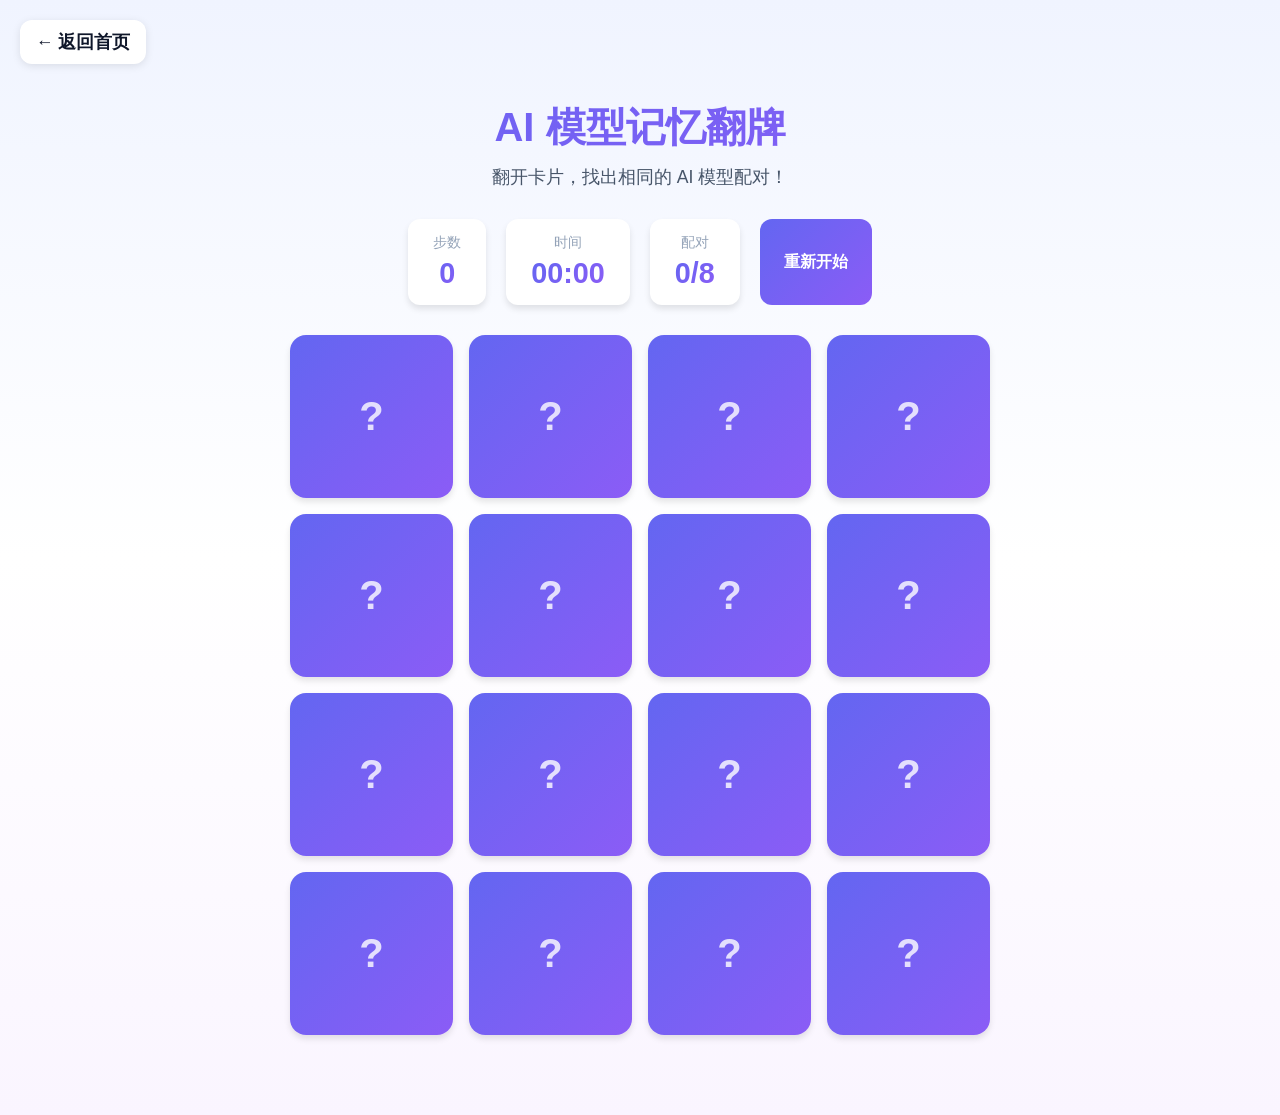
<file: game/index.html>
<!DOCTYPE html>
<html lang="zh-CN">
<head>
    <meta charset="UTF-8">
    <meta name="viewport" content="width=device-width, initial-scale=1.0">
    <title>AI 记忆翻牌游戏 - AI Hub</title>
    <style>
        /* 内联所有样式确保加载 */
        * { margin: 0; padding: 0; box-sizing: border-box; }

        body {
            font-family: -apple-system, BlinkMacSystemFont, 'Segoe UI', Roboto, sans-serif;
            background: linear-gradient(180deg, #f0f4ff 0%, #ffffff 50%, #faf5ff 100%);
            min-height: 100vh;
            padding: 100px 20px 40px;
        }

        .container {
            max-width: 1000px;
            margin: 0 auto;
        }

        .game-header {
            text-align: center;
            margin-bottom: 30px;
        }

        .game-title {
            font-size: 2.5rem;
            font-weight: 800;
            background: linear-gradient(135deg, #6366f1, #8b5cf6);
            -webkit-background-clip: text;
            -webkit-text-fill-color: transparent;
            margin-bottom: 10px;
        }

        .game-desc {
            color: #475569;
            font-size: 1.1rem;
        }

        .game-stats {
            display: flex;
            justify-content: center;
            gap: 20px;
            margin-bottom: 30px;
            flex-wrap: wrap;
        }

        .stat-box {
            background: white;
            padding: 15px 25px;
            border-radius: 12px;
            text-align: center;
            box-shadow: 0 4px 6px rgba(0,0,0,0.1);
        }

        .stat-label {
            font-size: 0.85rem;
            color: #94a3b8;
            margin-bottom: 5px;
        }

        .stat-value {
            font-size: 1.8rem;
            font-weight: 800;
            background: linear-gradient(135deg, #6366f1, #8b5cf6);
            -webkit-background-clip: text;
            -webkit-text-fill-color: transparent;
        }

        .btn-restart {
            padding: 12px 24px;
            background: linear-gradient(135deg, #6366f1, #8b5cf6);
            color: white;
            border: none;
            border-radius: 12px;
            font-size: 1rem;
            font-weight: 600;
            cursor: pointer;
            transition: all 0.3s ease;
        }

        .btn-restart:hover {
            transform: translateY(-2px);
            box-shadow: 0 4px 15px rgba(99, 102, 241, 0.4);
        }

        /* 游戏棋盘 - 关键修复 */
        .game-board {
            display: grid;
            grid-template-columns: repeat(4, 1fr);
            gap: 16px;
            max-width: 700px;
            margin: 0 auto 40px;
            perspective: 1000px;
        }

        /* 卡片样式 */
        .card {
            aspect-ratio: 1;
            position: relative;
            cursor: pointer;
            transform-style: preserve-3d;
            transition: transform 0.6s;
            min-height: 100px;
        }

        .card-face {
            position: absolute;
            top: 0;
            left: 0;
            width: 100%;
            height: 100%;
            border-radius: 16px;
            backface-visibility: hidden;
            display: flex;
            align-items: center;
            justify-content: center;
            box-shadow: 0 4px 6px rgba(0,0,0,0.1);
        }

        .card-front {
            background: linear-gradient(135deg, #6366f1, #8b5cf6);
        }

        .card-front::before {
            content: '?';
            font-size: 2.5rem;
            font-weight: 900;
            color: rgba(255,255,255,0.8);
        }

        .card-back {
            background: white;
            transform: rotateY(180deg);
            flex-direction: column;
            gap: 8px;
            padding: 10px;
            border: 2px solid #e2e8f0;
        }

        .card-icon {
            width: 50px;
            height: 50px;
            border-radius: 12px;
            display: flex;
            align-items: center;
            justify-content: center;
        }

        .card-name {
            font-size: 0.75rem;
            font-weight: 700;
            color: #0f172a;
        }

        .card.flipped {
            transform: rotateY(180deg);
        }

        .card.matched {
            transform: rotateY(180deg);
            animation: matchPulse 0.5s ease;
        }

        @keyframes matchPulse {
            0%, 100% { transform: rotateY(180deg) scale(1); }
            50% { transform: rotateY(180deg) scale(1.1); }
        }

        .nav-brand {
            position: fixed;
            top: 20px;
            left: 20px;
            display: flex;
            align-items: center;
            gap: 10px;
            text-decoration: none;
            color: #0f172a;
            font-weight: 700;
            font-size: 1.1rem;
            padding: 10px 16px;
            background: white;
            border-radius: 12px;
            box-shadow: 0 2px 8px rgba(0,0,0,0.1);
            transition: all 0.3s ease;
        }

        .nav-brand:hover {
            transform: translateY(-2px);
            box-shadow: 0 4px 12px rgba(99, 102, 241, 0.3);
        }

        /* 胜利弹窗 */
        .victory-modal {
            position: fixed;
            top: 0;
            left: 0;
            right: 0;
            bottom: 0;
            background: rgba(0,0,0,0.5);
            display: none;
            align-items: center;
            justify-content: center;
            z-index: 2000;
        }

        .victory-modal.show {
            display: flex;
        }

        .victory-content {
            background: white;
            border-radius: 24px;
            padding: 40px;
            text-align: center;
            max-width: 400px;
            animation: slideUp 0.3s ease;
        }

        @keyframes slideUp {
            from {
                opacity: 0;
                transform: translateY(20px);
            }
            to {
                opacity: 1;
                transform: translateY(0);
            }
        }

        .victory-title {
            font-size: 2rem;
            font-weight: 800;
            background: linear-gradient(135deg, #6366f1, #8b5cf6);
            -webkit-background-clip: text;
            -webkit-text-fill-color: transparent;
            margin-bottom: 10px;
        }

        .victory-content p {
            color: #475569;
            margin-bottom: 20px;
        }

        .victory-content strong {
            color: #6366f1;
            font-size: 1.2rem;
        }

        .btn-victory {
            padding: 14px 32px;
            background: linear-gradient(135deg, #6366f1, #8b5cf6);
            color: white;
            border: none;
            border-radius: 12px;
            font-size: 1rem;
            font-weight: 600;
            cursor: pointer;
            transition: all 0.3s ease;
        }

        .btn-victory:hover {
            transform: scale(1.05);
            box-shadow: 0 4px 15px rgba(99, 102, 241, 0.4);
        }

        /* 响应式 */
        @media (max-width: 600px) {
            .game-board {
                grid-template-columns: repeat(4, 1fr);
                gap: 10px;
            }

            .game-title {
                font-size: 1.8rem;
            }

            .stat-box {
                padding: 10px 15px;
            }

            .stat-value {
                font-size: 1.4rem;
            }
        }
    </style>
</head>
<body>
    <a href="../index.html" class="nav-brand">← 返回首页</a>

    <div class="container">
        <div class="game-header">
            <h1 class="game-title">AI 模型记忆翻牌</h1>
            <p class="game-desc">翻开卡片，找出相同的 AI 模型配对！</p>
        </div>

        <div class="game-stats">
            <div class="stat-box">
                <div class="stat-label">步数</div>
                <div class="stat-value" id="moves">0</div>
            </div>
            <div class="stat-box">
                <div class="stat-label">时间</div>
                <div class="stat-value" id="timer">00:00</div>
            </div>
            <div class="stat-box">
                <div class="stat-label">配对</div>
                <div class="stat-value"><span id="pairs">0</span>/8</div>
            </div>
            <button class="btn-restart" id="restartBtn">重新开始</button>
        </div>

        <div class="game-board" id="gameBoard"></div>

        <div class="victory-modal" id="victoryModal">
            <div class="victory-content">
                <h2 class="victory-title">🎉 恭喜通关！</h2>
                <p>你成功匹配了所有 AI 模型！</p>
                <div style="margin-top: 20px;">
                    <span>总步数: <strong id="finalMoves">0</strong></span><br>
                    <span>用时: <strong id="finalTime">00:00</strong></span>
                </div>
                <button class="btn-victory" id="playAgainBtn">再玩一次</button>
            </div>
        </div>
    </div>

    <script>
        // AI 模型数据
        const aiModels = [
            { id: 'gpt4', name: 'GPT-4', gradient: 'linear-gradient(135deg, #10a37f, #1a7f64)', icon: '<svg width="28" height="28" viewBox="0 0 24 24" fill="none"><circle cx="12" cy="12" r="3" stroke="white" stroke-width="2"/><path d="M12 2v4M12 18v4M2 12h4M18 12h4" stroke="white" stroke-width="2" stroke-linecap="round"/></svg>' },
            { id: 'claude', name: 'Claude', gradient: 'linear-gradient(135deg, #cc785c, #a85a3f)', icon: '<svg width="28" height="28" viewBox="0 0 24 24" fill="none"><path d="M12 3L15 9L21 10L17 14L18 20L12 17L6 20L7 14L3 10L9 9L12 3Z" stroke="white" stroke-width="1.5" stroke-linejoin="round"/></svg>' },
            { id: 'gemini', name: 'Gemini', gradient: 'linear-gradient(135deg, #4285f4, #34a853, #fbbc05)', icon: '<svg width="28" height="28" viewBox="0 0 24 24" fill="none"><circle cx="12" cy="12" r="8" stroke="white" stroke-width="2"/><path d="M12 8v8M8 12h8" stroke="white" stroke-width="2" stroke-linecap="round"/></svg>' },
            { id: 'deepseek', name: 'DeepSeek', gradient: 'linear-gradient(135deg, #6366f1, #4f46e5)', icon: '<svg width="28" height="28" viewBox="0 0 24 24" fill="none"><path d="M13 2L3 14h8l-1 8L20 10h-8l1-8z" stroke="white" stroke-width="2" stroke-linejoin="round"/></svg>' },
            { id: 'qwen', name: 'Qwen', gradient: 'linear-gradient(135deg, #ff6a00, #ee0979)', icon: '<svg width="28" height="28" viewBox="0 0 24 24" fill="none"><path d="M12 2L2 7l10 5 10-5-10-5zM2 17l10 5 10-5M2 12l10 5 10-5" stroke="white" stroke-width="2" stroke-linecap="round" stroke-linejoin="round"/></svg>' },
            { id: 'llama', name: 'Llama', gradient: 'linear-gradient(135deg, #0052cc, #0065ff)', icon: '<svg width="28" height="28" viewBox="0 0 24 24" fill="none"><circle cx="12" cy="12" r="10" stroke="white" stroke-width="2"/><path d="M12 6v6l4 2" stroke="white" stroke-width="2" stroke-linecap="round"/></svg>' },
            { id: 'grok', name: 'Grok', gradient: 'linear-gradient(135deg, #000000, #1a1a1a)', icon: '<svg width="28" height="28" viewBox="0 0 24 24" fill="none"><path d="M12 2L2 7l10 5 10-5-10-5zM2 17l10 5 10-5M2 12l10 5 10-5" stroke="white" stroke-width="2" stroke-linecap="round" stroke-linejoin="round"/></svg>' },
            { id: 'mistral', name: 'Mistral', gradient: 'linear-gradient(135deg, #ff6b35, #f7931e)', icon: '<svg width="28" height="28" viewBox="0 0 24 24" fill="none"><path d="M12 2L15 8L21 9L17 13L18 19L12 16L6 19L7 13L3 9L9 8L12 2Z" stroke="white" stroke-width="1.5" stroke-linejoin="round"/></svg>' }
        ];

        let cards = [];
        let flippedCards = [];
        let matchedPairs = 0;
        let moves = 0;
        let timer = 0;
        let timerInterval = null;
        let gameStarted = false;
        let isProcessing = false;

        const gameBoard = document.getElementById('gameBoard');
        const movesDisplay = document.getElementById('moves');
        const timerDisplay = document.getElementById('timer');
        const pairsDisplay = document.getElementById('pairs');
        const restartBtn = document.getElementById('restartBtn');
        const victoryModal = document.getElementById('victoryModal');
        const playAgainBtn = document.getElementById('playAgainBtn');
        const finalMoves = document.getElementById('finalMoves');
        const finalTime = document.getElementById('finalTime');

        function shuffleArray(array) {
            for (let i = array.length - 1; i > 0; i--) {
                const j = Math.floor(Math.random() * (i + 1));
                [array[i], array[j]] = [array[j], array[i]];
            }
        }

        function createCard(model, index) {
            const card = document.createElement('div');
            card.className = 'card';
            card.dataset.id = model.id;

            card.innerHTML = `
                <div class="card-face card-front"></div>
                <div class="card-face card-back">
                    <div class="card-icon" style="background: ${model.gradient}">
                        ${model.icon}
                    </div>
                    <div class="card-name">${model.name}</div>
                </div>
            `;

            card.addEventListener('click', () => handleCardClick(card));
            return card;
        }

        function handleCardClick(card) {
            if (isProcessing || card.classList.contains('flipped') || card.classList.contains('matched')) return;

            if (!gameStarted) {
                gameStarted = true;
                startTimer();
            }

            card.classList.add('flipped');
            flippedCards.push(card);

            if (flippedCards.length === 2) {
                moves++;
                movesDisplay.textContent = moves;
                checkMatch();
            }
        }

        function checkMatch() {
            isProcessing = true;
            const [card1, card2] = flippedCards;

            if (card1.dataset.id === card2.dataset.id) {
                setTimeout(() => {
                    card1.classList.add('matched');
                    card2.classList.add('matched');
                    matchedPairs++;
                    pairsDisplay.textContent = matchedPairs;
                    flippedCards = [];
                    isProcessing = false;

                    if (matchedPairs === aiModels.length) {
                        endGame();
                    }
                }, 500);
            } else {
                setTimeout(() => {
                    card1.classList.remove('flipped');
                    card2.classList.remove('flipped');
                    flippedCards = [];
                    isProcessing = false;
                }, 1000);
            }
        }

        function startTimer() {
            timerInterval = setInterval(() => {
                timer++;
                const minutes = Math.floor(timer / 60).toString().padStart(2, '0');
                const seconds = (timer % 60).toString().padStart(2, '0');
                timerDisplay.textContent = `${minutes}:${seconds}`;
            }, 1000);
        }

        function endGame() {
            clearInterval(timerInterval);
            setTimeout(() => {
                finalMoves.textContent = moves;
                finalTime.textContent = timerDisplay.textContent;
                victoryModal.classList.add('show');
            }, 500);
        }

        function initGame() {
            cards = [];
            flippedCards = [];
            matchedPairs = 0;
            moves = 0;
            timer = 0;
            gameStarted = false;
            isProcessing = false;

            if (timerInterval) {
                clearInterval(timerInterval);
                timerInterval = null;
            }

            movesDisplay.textContent = '0';
            timerDisplay.textContent = '00:00';
            pairsDisplay.textContent = '0';
            victoryModal.classList.remove('show');

            const cardPairs = [...aiModels, ...aiModels];
            shuffleArray(cardPairs);

            gameBoard.innerHTML = '';

            cardPairs.forEach((model, index) => {
                const card = createCard(model, index);
                cards.push(card);
                gameBoard.appendChild(card);
            });
        }

        restartBtn.addEventListener('click', initGame);
        playAgainBtn.addEventListener('click', initGame);

        // 页面加载完成后初始化
        initGame();
        console.log('游戏初始化完成，卡片数量:', gameBoard.children.length);
    </script>
</body>
</html>
</file>
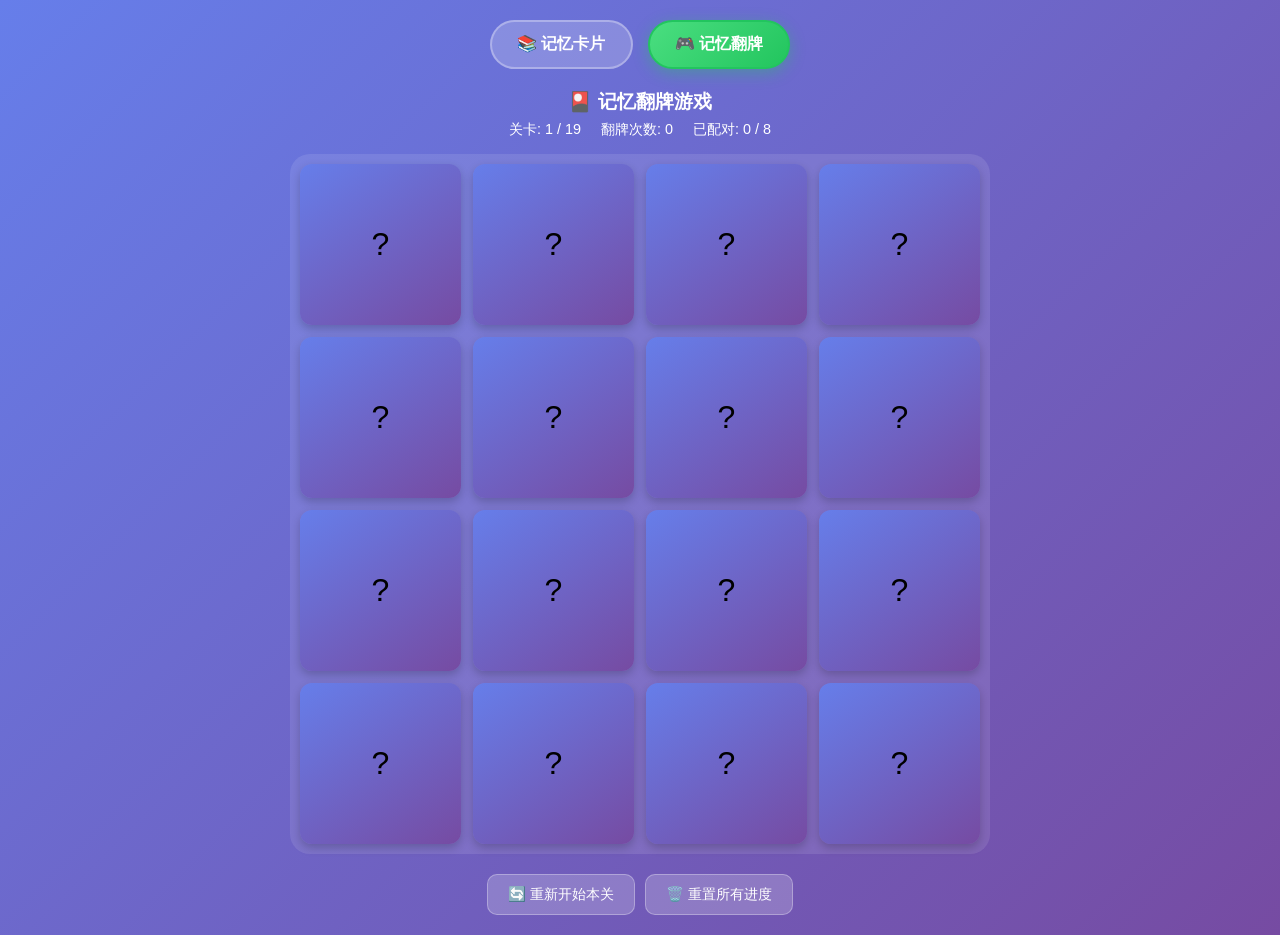
<file: six-up/index.html>
<!DOCTYPE html>
<html lang="zh-CN">
<head>
    <meta charset="UTF-8">
    <meta name="viewport" content="width=device-width, initial-scale=1.0">
    <title>六年级上册英语单词记忆游戏</title>
    <style>
        * {
            margin: 0;
            padding: 0;
            box-sizing: border-box;
        }

        body {
            font-family: 'Segoe UI', Tahoma, Geneva, Verdana, sans-serif;
            background: linear-gradient(135deg, #667eea 0%, #764ba2 100%);
            min-height: 100vh;
            display: flex;
            justify-content: center;
            align-items: center;
            padding: 20px;
        }

        .container {
            max-width: 700px;
            width: 100%;
        }

        /* Game Mode Switcher */
        .mode-switcher {
            display: flex;
            justify-content: center;
            gap: 15px;
            margin-bottom: 20px;
        }

        .mode-btn {
            padding: 12px 25px;
            border: none;
            border-radius: 25px;
            font-size: 1rem;
            font-weight: bold;
            cursor: pointer;
            transition: all 0.3s ease;
            background: rgba(255, 255, 255, 0.2);
            color: white;
            border: 2px solid rgba(255, 255, 255, 0.3);
        }

        .mode-btn.active {
            background: linear-gradient(135deg, #4ade80, #22c55e);
            border-color: #22c55e;
            box-shadow: 0 4px 15px rgba(34, 197, 94, 0.4);
        }

        .mode-btn:hover:not(.active) {
            background: rgba(255, 255, 255, 0.3);
        }

        .header {
            text-align: center;
            color: white;
            margin-bottom: 20px;
        }

        .header h1 {
            font-size: 1.5rem;
            margin-bottom: 10px;
        }

        .progress-bar {
            background: rgba(255, 255, 255, 0.3);
            border-radius: 20px;
            height: 30px;
            overflow: hidden;
            margin-top: 10px;
        }

        .progress-fill {
            height: 100%;
            background: linear-gradient(90deg, #4ade80, #22c55e);
            transition: width 0.3s ease;
            display: flex;
            align-items: center;
            justify-content: center;
            color: white;
            font-weight: bold;
            font-size: 14px;
        }

        .stats {
            display: flex;
            justify-content: space-around;
            color: white;
            margin-bottom: 20px;
            font-size: 0.9rem;
        }

        /* ==================== FLASHCARD MODE ==================== */
        .flashcard-mode .card-container {
            perspective: 1000px;
            height: 320px;
            margin-bottom: 20px;
        }

        .flashcard-mode .card {
            width: 100%;
            height: 100%;
            position: relative;
            transform-style: preserve-3d;
            transition: transform 0.6s;
            cursor: pointer;
        }

        .flashcard-mode .card.flipped {
            transform: rotateY(180deg);
        }

        .flashcard-mode .card-face {
            position: absolute;
            width: 100%;
            height: 100%;
            backface-visibility: hidden;
            display: flex;
            flex-direction: column;
            justify-content: center;
            align-items: center;
            border-radius: 20px;
            padding: 30px;
            box-shadow: 0 10px 40px rgba(0, 0, 0, 0.2);
        }

        .flashcard-mode .card-front {
            background: linear-gradient(145deg, #ffffff, #f0f0f0);
        }

        .flashcard-mode .card-back {
            background: linear-gradient(145deg, #fef3c7, #fde68a);
            transform: rotateY(180deg);
        }

        .word-english {
            font-size: 2.2rem;
            font-weight: bold;
            color: #1f2937;
            margin-bottom: 10px;
            text-align: center;
        }

        .word-phonetic {
            font-size: 1.1rem;
            color: #6b7280;
            margin-bottom: 15px;
            font-style: italic;
        }

        .word-chinese {
            font-size: 1.8rem;
            color: #374151;
            text-align: center;
            margin-bottom: 15px;
        }

        .word-example {
            font-size: 0.95rem;
            color: #6b7280;
            text-align: center;
            font-style: italic;
            line-height: 1.5;
        }

        .unit-badge {
            position: absolute;
            top: 15px;
            left: 15px;
            background: linear-gradient(135deg, #667eea, #764ba2);
            color: white;
            padding: 5px 12px;
            border-radius: 15px;
            font-size: 0.8rem;
        }

        .hint-text {
            position: absolute;
            bottom: 15px;
            font-size: 0.8rem;
            color: #9ca3af;
        }

        .buttons {
            display: flex;
            gap: 15px;
            margin-bottom: 20px;
        }

        .btn {
            flex: 1;
            padding: 15px 25px;
            border: none;
            border-radius: 15px;
            font-size: 1.1rem;
            font-weight: bold;
            cursor: pointer;
            transition: all 0.3s ease;
            box-shadow: 0 4px 15px rgba(0, 0, 0, 0.2);
        }

        .btn-dont-know {
            background: linear-gradient(135deg, #f87171, #ef4444);
            color: white;
        }

        .btn-dont-know:hover {
            transform: translateY(-2px);
            box-shadow: 0 6px 20px rgba(239, 68, 68, 0.4);
        }

        .btn-know {
            background: linear-gradient(135deg, #4ade80, #22c55e);
            color: white;
        }

        .btn-know:hover {
            transform: translateY(-2px);
            box-shadow: 0 6px 20px rgba(34, 197, 94, 0.4);
        }

        .btn-restart {
            background: linear-gradient(135deg, #60a5fa, #3b82f6);
            color: white;
        }

        .btn-next {
            background: linear-gradient(135deg, #fbbf24, #f59e0b);
            color: white;
        }

        .controls {
            display: flex;
            gap: 10px;
            justify-content: center;
        }

        .btn-small {
            padding: 10px 20px;
            font-size: 0.9rem;
            background: rgba(255, 255, 255, 0.2);
            color: white;
            border: 1px solid rgba(255, 255, 255, 0.3);
            border-radius: 10px;
            cursor: pointer;
        }

        .btn-small:hover {
            background: rgba(255, 255, 255, 0.3);
        }

        /* ==================== MEMORY GAME MODE ==================== */
        .memory-mode {
            display: none;
        }

        .memory-mode.active {
            display: block;
        }

        .flashcard-mode {
            display: block;
        }

        .flashcard-mode.hidden {
            display: none;
        }

        .memory-game-header {
            text-align: center;
            color: white;
            margin-bottom: 15px;
        }

        .memory-game-header h2 {
            font-size: 1.2rem;
            margin-bottom: 5px;
        }

        .memory-stats {
            display: flex;
            justify-content: center;
            gap: 20px;
            font-size: 0.9rem;
        }

        .game-board {
            display: grid;
            grid-template-columns: repeat(4, 1fr);
            gap: 12px;
            margin-bottom: 20px;
            padding: 10px;
            background: rgba(255, 255, 255, 0.1);
            border-radius: 20px;
        }

        .memory-card {
            aspect-ratio: 1;
            perspective: 1000px;
            cursor: pointer;
        }

        .memory-card-inner {
            width: 100%;
            height: 100%;
            position: relative;
            transform-style: preserve-3d;
            transition: transform 0.5s;
        }

        .memory-card.flipped .memory-card-inner,
        .memory-card.matched .memory-card-inner {
            transform: rotateY(180deg);
        }

        .memory-card-front, .memory-card-back {
            position: absolute;
            width: 100%;
            height: 100%;
            backface-visibility: hidden;
            border-radius: 12px;
            display: flex;
            align-items: center;
            justify-content: center;
            padding: 8px;
            text-align: center;
            box-shadow: 0 4px 10px rgba(0, 0, 0, 0.2);
        }

        .memory-card-front {
            background: linear-gradient(145deg, #667eea, #764ba2);
            font-size: 2rem;
        }

        .memory-card-back {
            background: linear-gradient(145deg, #ffffff, #f0f0f0);
            transform: rotateY(180deg);
        }

        .memory-card.matched .memory-card-back {
            background: linear-gradient(145deg, #dcfce7, #86efac);
        }

        .memory-card-back.english {
            font-size: 1rem;
            font-weight: bold;
            color: #1f2937;
            line-height: 1.3;
        }

        .memory-card-back.chinese {
            font-size: 1.2rem;
            color: #374151;
            display: flex;
            flex-direction: column;
            align-items: center;
            gap: 8px;
        }

        .memory-card-back.chinese .icon {
            font-size: 1.8rem;
        }

        .memory-card-back.chinese .text {
            font-size: 1rem;
        }

        /* Level Complete Modal */
        .level-complete-modal {
            display: none;
            position: fixed;
            top: 0;
            left: 0;
            width: 100%;
            height: 100%;
            background: rgba(0, 0, 0, 0.7);
            justify-content: center;
            align-items: center;
            z-index: 1000;
            animation: fadeIn 0.3s ease;
        }

        .level-complete-modal.active {
            display: flex;
        }

        .level-complete-content {
            background: white;
            border-radius: 25px;
            padding: 40px;
            text-align: center;
            max-width: 400px;
            animation: scaleIn 0.3s ease;
        }

        .level-complete-content h2 {
            color: #22c55e;
            font-size: 1.8rem;
            margin-bottom: 15px;
        }

        .level-complete-content .icon {
            font-size: 4rem;
            margin-bottom: 15px;
        }

        .level-complete-content p {
            color: #6b7280;
            margin-bottom: 10px;
        }

        .level-complete-content .words-learned {
            background: #f0fdf4;
            padding: 15px;
            border-radius: 15px;
            margin: 15px 0;
        }

        .level-complete-content .words-learned div {
            color: #374151;
            margin: 5px 0;
            font-size: 0.95rem;
        }

        /* Victory Screen */
        .victory-screen {
            display: none;
            text-align: center;
            color: white;
            animation: fadeIn 0.5s ease;
        }

        .victory-screen.active {
            display: block;
        }

        .victory-icon {
            font-size: 5rem;
            margin-bottom: 20px;
            animation: bounce 1s ease infinite;
        }

        .victory-title {
            font-size: 2rem;
            margin-bottom: 15px;
        }

        .victory-stats {
            background: rgba(255, 255, 255, 0.2);
            border-radius: 15px;
            padding: 20px;
            margin: 20px 0;
        }

        .victory-stats p {
            margin: 10px 0;
            font-size: 1.1rem;
        }

        /* Word List Panel */
        .word-list-panel {
            display: none;
            background: white;
            border-radius: 20px;
            padding: 20px;
            margin-top: 20px;
            max-height: 400px;
            overflow-y: auto;
        }

        .word-list-panel.active {
            display: block;
        }

        .word-list-panel h3 {
            color: #1f2937;
            margin-bottom: 15px;
            text-align: center;
        }

        .word-item {
            padding: 10px 15px;
            border-bottom: 1px solid #e5e7eb;
            display: flex;
            justify-content: space-between;
            align-items: center;
        }

        .word-item.mastered {
            background: #dcfce7;
        }

        .word-item .en {
            font-weight: bold;
            color: #1f2937;
        }

        .word-item .cn {
            color: #6b7280;
        }

        .word-item .status {
            font-size: 1.2rem;
        }

        /* Animations */
        @keyframes fadeIn {
            from { opacity: 0; transform: translateY(20px); }
            to { opacity: 1; transform: translateY(0); }
        }

        @keyframes bounce {
            0%, 100% { transform: translateY(0); }
            50% { transform: translateY(-10px); }
        }

        @keyframes shake {
            0%, 100% { transform: translateX(0); }
            25% { transform: translateX(-10px); }
            75% { transform: translateX(10px); }
        }

        @keyframes scaleIn {
            from { transform: scale(0.8); opacity: 0; }
            to { transform: scale(1); opacity: 1; }
        }

        @keyframes pulse {
            0%, 100% { transform: scale(1); }
            50% { transform: scale(1.05); }
        }

        @keyframes matchPulse {
            0% { transform: rotateY(180deg) scale(1); }
            50% { transform: rotateY(180deg) scale(1.1); }
            100% { transform: rotateY(180deg) scale(1); }
        }

        .shake {
            animation: shake 0.5s ease;
        }

        .memory-card.matched {
            animation: matchPulse 0.5s ease;
        }

        /* Main content hide during victory */
        .main-content.hidden {
            display: none;
        }

        /* Scrollbar */
        .word-list-panel::-webkit-scrollbar {
            width: 8px;
        }

        .word-list-panel::-webkit-scrollbar-track {
            background: #f1f1f1;
            border-radius: 4px;
        }

        .word-list-panel::-webkit-scrollbar-thumb {
            background: #667eea;
            border-radius: 4px;
        }

        /* Responsive */
        @media (max-width: 500px) {
            .game-board {
                gap: 8px;
                padding: 8px;
            }

            .memory-card-back.english {
                font-size: 0.85rem;
            }

            .memory-card-back.chinese .icon {
                font-size: 1.4rem;
            }

            .memory-card-back.chinese .text {
                font-size: 0.85rem;
            }

            .word-english {
                font-size: 1.5rem;
            }

            .word-chinese {
                font-size: 1.3rem;
            }
        }
    </style>
</head>
<body>
    <div class="container">
        <!-- Game Mode Switcher -->
        <div class="mode-switcher">
            <button class="mode-btn" id="flashcardBtn" onclick="switchMode('flashcard')">
                📚 记忆卡片
            </button>
            <button class="mode-btn active" id="memoryBtn" onclick="switchMode('memory')">
                🎮 记忆翻牌
            </button>
        </div>

        <!-- Flashcard Mode -->
        <div class="flashcard-mode" id="flashcardMode">
            <div class="main-content" id="mainContent">
                <div class="header">
                    <h1>六年级上册英语单词记忆卡片</h1>
                    <div class="progress-bar">
                        <div class="progress-fill" id="progressFill">0%</div>
                    </div>
                </div>

                <div class="stats">
                    <div>剩余单词: <span id="remainingCount">0</span></div>
                    <div>已掌握: <span id="masteredCount">0</span></div>
                    <div>总单词: <span id="totalCount">0</span></div>
                </div>

                <div class="card-container">
                    <div class="card" id="card">
                        <div class="card-face card-front">
                            <span class="unit-badge" id="unitBadge">Unit 1</span>
                            <div class="word-english" id="wordEnglish">science</div>
                            <div class="word-phonetic" id="wordPhonetic">/ˈsaɪəns/</div>
                            <div class="hint-text">点击卡片查看中文</div>
                        </div>
                        <div class="card-face card-back">
                            <div class="word-chinese" id="wordChinese">科学</div>
                            <div class="word-example" id="wordExample">The science museum is near the school.</div>
                        </div>
                    </div>
                </div>

                <div class="buttons">
                    <button class="btn btn-dont-know" onclick="dontKnow()">不认识</button>
                    <button class="btn btn-know" onclick="know()">认识</button>
                </div>

                <div class="controls">
                    <button class="btn-small" onclick="toggleWordList()">查看列表</button>
                    <button class="btn-small" onclick="resetFlashcardProgress()">重置进度</button>
                </div>

                <div class="word-list-panel" id="wordListPanel">
                    <h3>单词列表</h3>
                    <div id="wordList"></div>
                </div>
            </div>

            <!-- Victory Screen -->
            <div class="victory-screen" id="victoryScreen">
                <div class="victory-icon">🎉</div>
                <div class="victory-title">恭喜通关！</div>
                <div class="victory-stats">
                    <p>你已经掌握了所有六年级上册的英语单词！</p>
                    <p>总单词数: <span id="finalTotal">0</span></p>
                    <p>掌握单词: <span id="finalMastered">0</span></p>
                    <p>正确率: <span id="accuracy">0</span>%</p>
                </div>
                <button class="btn btn-restart" onclick="resetFlashcardProgress()">重新开始</button>
            </div>
        </div>

        <!-- Memory Game Mode -->
        <div class="memory-mode" id="memoryMode">
            <div class="memory-game-header">
                <h2>🎴 记忆翻牌游戏</h2>
                <div class="memory-stats">
                    <div>关卡: <span id="currentLevel">1</span> / <span id="totalLevels">0</span></div>
                    <div>翻牌次数: <span id="flipCount">0</span></div>
                    <div>已配对: <span id="matchedPairs">0</span> / 8</div>
                </div>
            </div>

            <div class="game-board" id="gameBoard"></div>

            <div class="controls">
                <button class="btn-small" onclick="restartLevel()">🔄 重新开始本关</button>
                <button class="btn-small" onclick="resetMemoryProgress()">🗑️ 重置所有进度</button>
            </div>
        </div>

        <!-- Level Complete Modal -->
        <div class="level-complete-modal" id="levelCompleteModal">
            <div class="level-complete-content">
                <div class="icon">🎊</div>
                <h2>恭喜过关！</h2>
                <p>你成功配对了所有单词！</p>
                <div class="words-learned" id="learnedWordsList"></div>
                <button class="btn btn-next" onclick="nextLevel()">下一关 ➡️</button>
            </div>
        </div>

        <!-- Memory Game Victory Screen -->
        <div class="victory-screen" id="memoryVictoryScreen">
            <div class="victory-icon">🏆</div>
            <div class="victory-title">完美通关！</div>
            <div class="victory-stats">
                <p>你已经完成了所有关卡！</p>
                <p>总关卡数: <span id="memoryTotalLevels">0</span></p>
                <p>总翻牌次数: <span id="memoryTotalFlips">0</span></p>
            </div>
            <button class="btn btn-restart" onclick="resetMemoryProgress()">重新开始</button>
        </div>
    </div>

    <script>
        // 人教版PEP六年级上册单词表
        const allWords = [
            // Unit 1: How can I get there?
            { word: "science", phonetic: "/ˈsaɪəns/", chinese: "科学", example: "The science museum is near the school.", unit: 1 },
            { word: "museum", phonetic: "/mju(ː)ˈzɪəm/", chinese: "博物馆", example: "Where is the science museum?", unit: 1 },
            { word: "post office", phonetic: "/pəʊst ˈɒfɪs/", chinese: "邮局", example: "I will go to the post office to send a letter.", unit: 1 },
            { word: "bookstore", phonetic: "/ˈbʊkstɔː/", chinese: "书店", example: "I want to buy an English book in a bookstore.", unit: 1 },
            { word: "cinema", phonetic: "/ˈsɪnəmə/", chinese: "电影院", example: "I will go to the cinema tomorrow.", unit: 1 },
            { word: "hospital", phonetic: "/ˈhɒspɪtl/", chinese: "医院", example: "He was born in this hospital.", unit: 1 },
            { word: "crossing", phonetic: "/ˈkrɒsɪŋ/", chinese: "十字路口", example: "You should be careful at the crossing.", unit: 1 },
            { word: "turn", phonetic: "/tɜːn/", chinese: "转弯", example: "You should turn right at the park.", unit: 1 },
            { word: "left", phonetic: "/left/", chinese: "左；左边", example: "You should turn left at the crossing.", unit: 1 },
            { word: "straight", phonetic: "/streɪt/", chinese: "笔直地", example: "Turn right. Then go straight.", unit: 1 },
            { word: "right", phonetic: "/raɪt/", chinese: "右；右边", example: "Turn right here.", unit: 1 },
            { word: "ask", phonetic: "/ɑːsk/", chinese: "问", example: "Can I ask you some questions?", unit: 1 },
            { word: "sir", phonetic: "/sɜː/", chinese: "先生", example: "Can I help you, sir?", unit: 1 },
            { word: "interesting", phonetic: "/ˈɪntrɪstɪŋ/", chinese: "有趣的", example: "This book is very interesting.", unit: 1 },
            { word: "Italian", phonetic: "/ɪˈtæliən/", chinese: "意大利的", example: "My cousin is an Italian girl.", unit: 1 },
            { word: "restaurant", phonetic: "/ˈrestrɒnt/", chinese: "餐馆", example: "This is a new restaurant.", unit: 1 },
            { word: "pizza", phonetic: "/ˈpiːtsə/", chinese: "比萨饼", example: "I like pizza.", unit: 1 },
            { word: "street", phonetic: "/striːt/", chinese: "大街；街道", example: "The cinema is on Dongfang Street.", unit: 1 },
            { word: "get", phonetic: "/get/", chinese: "到达", example: "How can I get there?", unit: 1 },
            { word: "GPS", phonetic: "/ʤiː-piː-es/", chinese: "全球（卫星）定位系统", example: "The GPS is new.", unit: 1 },
            { word: "gave", phonetic: "/geɪv/", chinese: "提供；交给", example: "I gave my sister a pen this morning.", unit: 1 },
            { word: "feature", phonetic: "/ˈfiːʧə/", chinese: "特点", example: "The dog has a new feature.", unit: 1 },
            { word: "follow", phonetic: "/ˈfɒləʊ/", chinese: "跟着", example: "Follow your mother, please.", unit: 1 },
            { word: "far", phonetic: "/fɑː/", chinese: "远的，遥远的", example: "My home is far from the zoo.", unit: 1 },
            { word: "tell", phonetic: "/tel/", chinese: "告诉，讲述", example: "Let me tell you my name.", unit: 1 },

            // Unit 2: Ways to go to school
            { word: "on foot", phonetic: "/ɒn fʊt/", chinese: "步行", example: "I go to school on foot.", unit: 2 },
            { word: "by", phonetic: "/baɪ/", chinese: "乘", example: "I go to school by bus.", unit: 2 },
            { word: "bus", phonetic: "/bʌs/", chinese: "公共汽车", example: "They go to the park by bus.", unit: 2 },
            { word: "plane", phonetic: "/pleɪn/", chinese: "飞机", example: "We will go the USA by plane.", unit: 2 },
            { word: "taxi", phonetic: "/ˈtæksi/", chinese: "出租汽车", example: "You can go there by taxi.", unit: 2 },
            { word: "ship", phonetic: "/ʃɪp/", chinese: "（大）船", example: "Let's go to Shanghai by ship.", unit: 2 },
            { word: "subway", phonetic: "/ˈsʌbweɪ/", chinese: "地铁", example: "You can go to the library by subway.", unit: 2 },
            { word: "train", phonetic: "/treɪn/", chinese: "火车", example: "He goes to Kunming by train.", unit: 2 },
            { word: "slow", phonetic: "/sləʊ/", chinese: "慢的", example: "The taxi driver slows down at the yellow light.", unit: 2 },
            { word: "down", phonetic: "/daʊn/", chinese: "减少；降低", example: "The taxi driver slows down at the yellow light.", unit: 2 },
            { word: "slow down", phonetic: "/sləʊ daʊn/", chinese: "慢下来", example: "The taxi driver slows down at the yellow light.", unit: 2 },
            { word: "stop", phonetic: "/stɒp/", chinese: "停下来", example: "The car stops and waits at the red light.", unit: 2 },
            { word: "Mrs", phonetic: "/ˈmɪsɪz/", chinese: "夫人", example: "Good morning, Mrs Smith!", unit: 2 },
            { word: "early", phonetic: "/ˈɜːli/", chinese: "早到的", example: "You are early.", unit: 2 },
            { word: "helmet", phonetic: "/ˈhelmɪt/", chinese: "头盔", example: "I have a new helmet.", unit: 2 },
            { word: "must", phonetic: "/mʌst/", chinese: "必须", example: "In the USA people on bikes must wear a helmet.", unit: 2 },
            { word: "wear", phonetic: "/weə/", chinese: "穿着，佩戴", example: "My sister wears a hat.", unit: 2 },
            { word: "attention", phonetic: "/əˈtenʃ(ə)n/", chinese: "注意，注意力", example: "Let me have your attention!", unit: 2 },
            { word: "pay attention to", phonetic: "/peɪ əˈtenʃ(ə)n tʊ/", chinese: "注意", example: "I must pay attention to the traffic lights.", unit: 2 },
            { word: "traffic", phonetic: "/ˈtræfɪk/", chinese: "交通", example: "Traffic is busy now.", unit: 2 },
            { word: "traffic lights", phonetic: "/ˈtræfɪk laɪts/", chinese: "交通信号灯", example: "I must pay attention to the traffic lights.", unit: 2 },
            { word: "Munich", phonetic: "/ˈmjuːnɪk/", chinese: "慕尼黑", example: "", unit: 2 },
            { word: "Germany", phonetic: "/ˈʤɜːməni/", chinese: "德国", example: "My uncle and aunt live in Germany.", unit: 2 },
            { word: "Alaska", phonetic: "/əˈlæskə/", chinese: "阿拉斯加州", example: "", unit: 2 },
            { word: "sled", phonetic: "/sled/", chinese: "雪橇", example: "Tina's sled is new.", unit: 2 },
            { word: "fast", phonetic: "/fɑːst/", chinese: "快的；迅速的", example: "The subway is very fast.", unit: 2 },
            { word: "ferry", phonetic: "/ˈferi/", chinese: "轮渡", example: "There is a big ferry over there.", unit: 2 },
            { word: "Papa Westray", phonetic: "/pəˈpɑː ˈwestreɪ/", chinese: "帕帕韦斯特雷岛", example: "", unit: 2 },
            { word: "Scotland", phonetic: "/ˈskɒtlənd/", chinese: "苏格兰", example: "", unit: 2 },

            // Unit 3: My weekend plan
            { word: "visit", phonetic: "/ˈvɪzɪt/", chinese: "拜访", example: "I often visit my grandparents on weekends.", unit: 3 },
            { word: "film", phonetic: "/fɪlm/", chinese: "电影", example: "Let's see a film this afternoon.", unit: 3 },
            { word: "see a film", phonetic: "/siː ə fɪlm/", chinese: "看电影", example: "Let's see a film this afternoon.", unit: 3 },
            { word: "trip", phonetic: "/trɪp/", chinese: "旅行", example: "We want to take a trip on summer holiday.", unit: 3 },
            { word: "take a trip", phonetic: "/teɪk ə trɪp/", chinese: "去旅行", example: "We want to take a trip on summer holiday.", unit: 3 },
            { word: "supermarket", phonetic: "/ˈsjuːpəˌmɑːkɪt/", chinese: "超市", example: "My mother often goes to the supermarket on Sunday.", unit: 3 },
            { word: "evening", phonetic: "/ˈiːvnɪŋ/", chinese: "晚上；傍晚", example: "I often read storybooks in the evening.", unit: 3 },
            { word: "tonight", phonetic: "/təˈnaɪt/", chinese: "今夜；今晚", example: "There will be a basketball match tonight.", unit: 3 },
            { word: "tomorrow", phonetic: "/təˈmɒrəʊ/", chinese: "明天", example: "My father will go fishing tomorrow.", unit: 3 },
            { word: "next week", phonetic: "/nekst wiːk/", chinese: "下周", example: "They will go on a picnic next week.", unit: 3 },
            { word: "dictionary", phonetic: "/ˈdɪkʃ(ə)n(ə)ri/", chinese: "词典", example: "I bought a new dictionary.", unit: 3 },
            { word: "comic", phonetic: "/ˈkɒmɪk/", chinese: "滑稽的；喜剧的", example: "My brother is reading a comic book.", unit: 3 },
            { word: "comic book", phonetic: "/ˈkɒmɪk bʊk/", chinese: "（儿童的）连环画册", example: "My brother is reading a comic book.", unit: 3 },
            { word: "word", phonetic: "/wɜːd/", chinese: "单词", example: "This word book is very helpful.", unit: 3 },
            { word: "word book", phonetic: "/wɜːd bʊk/", chinese: "单词书", example: "This word book is very helpful.", unit: 3 },
            { word: "postcard", phonetic: "/ˈpəʊstkɑːd/", chinese: "明信片", example: "I will send him a postcard.", unit: 3 },
            { word: "lesson", phonetic: "/ˈlesn/", chinese: "课", example: "We are going to have an English lesson.", unit: 3 },
            { word: "space", phonetic: "/speɪs/", chinese: "太空", example: "This is a book about space.", unit: 3 },
            { word: "travel", phonetic: "/ˈtrævl/", chinese: "旅行", example: "I like travel.", unit: 3 },
            { word: "half", phonetic: "/hɑːf/", chinese: "一半", example: "I do my homework for half an hour every day.", unit: 3 },
            { word: "price", phonetic: "/praɪs/", chinese: "价格", example: "The price of the bag is high.", unit: 3 },
            { word: "Mid-Autumn Festival", phonetic: "/mɪd ˈɔːtəm ˈfestəvəl/", chinese: "中秋节", example: "Today is Mid-Autumn Festival.", unit: 3 },
            { word: "together", phonetic: "/təˈgeðə/", chinese: "一起", example: "Let's go to school together.", unit: 3 },
            { word: "get together", phonetic: "/get təˈgeðə/", chinese: "聚会", example: "My family is going to get together and have a big dinner.", unit: 3 },
            { word: "mooncake", phonetic: "/ˈmuːnkeɪk/", chinese: "月饼", example: "Would you like a mooncake?", unit: 3 },
            { word: "poem", phonetic: "/ˈpəʊɪm/", chinese: "诗", example: "I like this poem.", unit: 3 },
            { word: "moon", phonetic: "/muːn/", chinese: "月亮；月球", example: "The moon is so bright tonight.", unit: 3 },

            // Unit 4: I have a pen pal
            { word: "studies", phonetic: "/ˈstʌdiz/", chinese: "学习", example: "He studies Chinese very carefully.", unit: 4 },
            { word: "puzzle", phonetic: "/ˈpʌzl/", chinese: "谜；智力游戏", example: "My mother often does word puzzles with me on the weekend.", unit: 4 },
            { word: "hiking", phonetic: "/ˈhaɪkɪŋ/", chinese: "远足", example: "She goes hiking with her friends.", unit: 4 },
            { word: "pen pal", phonetic: "/pen pæl/", chinese: "笔友", example: "I have a new pen pal.", unit: 4 },
            { word: "hobby", phonetic: "/ˈhɒbi/", chinese: "业余爱好", example: "My hobby is playing football.", unit: 4 },
            { word: "jasmine", phonetic: "/ˈʤæsmɪn/", chinese: "茉莉", example: "I like jasmine.", unit: 4 },
            { word: "idea", phonetic: "/aɪˈdɪə/", chinese: "想法；主意", example: "This is a good idea.", unit: 4 },
            { word: "Canberra", phonetic: "/ˈkænb(ə)rə/", chinese: "堪培拉", example: "My pen pal lives in Canberra.", unit: 4 },
            { word: "amazing", phonetic: "/əˈmeɪzɪŋ/", chinese: "令人惊奇的", example: "How amazing!", unit: 4 },
            { word: "shall", phonetic: "/ʃæl/", chinese: "表示征求意见", example: "Shall we dance?", unit: 4 },
            { word: "goal", phonetic: "/gəʊl/", chinese: "射门", example: "Rabbit scores ten goals.", unit: 4 },
            { word: "join", phonetic: "/ʤɔɪn/", chinese: "加入", example: "I want to join you.", unit: 4 },
            { word: "club", phonetic: "/klʌb/", chinese: "俱乐部；社团", example: "Please join our club.", unit: 4 },
            { word: "share", phonetic: "/ʃeə/", chinese: "分享；共用", example: "Let's share the delicious food.", unit: 4 },

            // Unit 5: What does he do?
            { word: "factory", phonetic: "/ˈfæktəri/", chinese: "工厂", example: "My aunt works in the factory.", unit: 5 },
            { word: "worker", phonetic: "/ˈwɜːkə/", chinese: "工人", example: "The worker works hard every day.", unit: 5 },
            { word: "postman", phonetic: "/ˈpəʊstmən/", chinese: "邮递员", example: "The postman is very busy every day.", unit: 5 },
            { word: "businessman", phonetic: "/ˈbɪznɪsmən/", chinese: "商人", example: "His uncle is a businessman.", unit: 5 },
            { word: "police officer", phonetic: "/pəˈliːs ˈɒfɪsə/", chinese: "警察", example: "There is a police officer on the street.", unit: 5 },
            { word: "fisherman", phonetic: "/ˈfɪʃəmən/", chinese: "渔民", example: "The fisherman swims very well.", unit: 5 },
            { word: "scientist", phonetic: "/ˈsaɪəntɪst/", chinese: "科学家", example: "The scientist knows much about the sun.", unit: 5 },
            { word: "pilot", phonetic: "/ˈpaɪlət/", chinese: "飞行员", example: "Miss Brown is a pilot.", unit: 5 },
            { word: "coach", phonetic: "/kəʊʧ/", chinese: "教练", example: "The coach is very strict with us.", unit: 5 },
            { word: "country", phonetic: "/ˈkʌntri/", chinese: "国家", example: "Which country do you live in?", unit: 5 },
            { word: "head teacher", phonetic: "/hed ˈtiːʧə/", chinese: "校长", example: "Ann's mother is our head teacher.", unit: 5 },
            { word: "sea", phonetic: "/siː/", chinese: "大海", example: "I like swimming in the sea.", unit: 5 },
            { word: "stay", phonetic: "/steɪ/", chinese: "保持", example: "I want to stay healthy.", unit: 5 },
            { word: "university", phonetic: "/ˌjuːnɪˈvɜːsɪti/", chinese: "大学", example: "He is a university student.", unit: 5 },
            { word: "gym", phonetic: "/ʤɪm/", chinese: "体育馆，健身房", example: "The gym is very big.", unit: 5 },
            { word: "if", phonetic: "/ɪf/", chinese: "如果", example: "If you like sports, you can be a coach.", unit: 5 },
            { word: "reporter", phonetic: "/rɪˈpɔːtə/", chinese: "记者", example: "Uncle Li is a reporter.", unit: 5 },
            { word: "use", phonetic: "/juːz/", chinese: "使用", example: "May I use your pen?", unit: 5 },
            { word: "type", phonetic: "/taɪp/", chinese: "打字", example: "Can you type?", unit: 5 },
            { word: "quickly", phonetic: "/ˈkwɪkli/", chinese: "迅速地", example: "Jim can run quickly.", unit: 5 },
            { word: "secretary", phonetic: "/ˈsekrətri/", chinese: "秘书", example: "Amy's cousin is a secretary.", unit: 5 },

            // Unit 6: How do you feel?
            { word: "angry", phonetic: "/ˈæŋgri/", chinese: "生气的", example: "Don't get angry with the little boy.", unit: 6 },
            { word: "afraid", phonetic: "/əˈfreɪd/", chinese: "害怕", example: "The monkey is afraid of the dinosaur.", unit: 6 },
            { word: "sad", phonetic: "/sæd/", chinese: "难过的", example: "The boy is very sad.", unit: 6 },
            { word: "worried", phonetic: "/ˈwʌrid/", chinese: "担心的；发愁的", example: "Don't be worried about the monkey.", unit: 6 },
            { word: "happy", phonetic: "/ˈhæpi/", chinese: "高兴的；快乐的", example: "The bear looks very happy.", unit: 6 },
            { word: "see a doctor", phonetic: "/siː ə ˈdɒktə/", chinese: "看病", example: "He will see a doctor tomorrow.", unit: 6 },
            { word: "wear", phonetic: "/weə/", chinese: "穿；戴", example: "I always wear warm clothes on cold days.", unit: 6 },
            { word: "more", phonetic: "/mɔː/", chinese: "更多的", example: "You should do more exercise.", unit: 6 },
            { word: "deep", phonetic: "/diːp/", chinese: "深的", example: "Please take a deep breath.", unit: 6 },
            { word: "breath", phonetic: "/breθ/", chinese: "呼吸", example: "Please take a deep breath.", unit: 6 },
            { word: "take a deep breath", phonetic: "/teɪk ə diːp breθ/", chinese: "深深吸一口气", example: "If you are angry, you can take a deep breath.", unit: 6 },
            { word: "count", phonetic: "/kaʊnt/", chinese: "数数", example: "My little sister can count to ten.", unit: 6 },
            { word: "count to ten", phonetic: "/kaʊnt tə ten/", chinese: "数到十", example: "My little sister can count to ten.", unit: 6 },
            { word: "chase", phonetic: "/ʧeɪs/", chinese: "追赶", example: "The cat is chasing a mouse.", unit: 6 },
            { word: "mice", phonetic: "/maɪs/", chinese: "老鼠", example: "There are two mice over there.", unit: 6 },
            { word: "bad", phonetic: "/bæd/", chinese: "邪恶的；坏的", example: "Is the dog bad?", unit: 6 },
            { word: "hurt", phonetic: "/hɜːt/", chinese: "（使）受伤", example: "Please don't hurt the little cat.", unit: 6 },
            { word: "ill", phonetic: "/ɪl/", chinese: "有病；不舒服", example: "My grandpa is ill.", unit: 6 },
            { word: "wrong", phonetic: "/rɒŋ/", chinese: "有毛病；不好的", example: "I have something wrong with my legs.", unit: 6 },
            { word: "should", phonetic: "/ʃʊd/", chinese: "应当", example: "He should see a doctor this morning.", unit: 6 },
            { word: "feel", phonetic: "/fiːl/", chinese: "感觉；觉得", example: "How do you feel?", unit: 6 },
            { word: "well", phonetic: "/wel/", chinese: "健康；身体好", example: "You look well.", unit: 6 },
            { word: "sit", phonetic: "/sɪt/", chinese: "坐", example: "Sit on this sofa, please.", unit: 6 },
            { word: "grass", phonetic: "/grɑːs/", chinese: "草坪", example: "There is a dog on the grass.", unit: 6 },
            { word: "hear", phonetic: "/hɪə/", chinese: "听见", example: "What can you hear?", unit: 6 },
            { word: "ant", phonetic: "/ænt/", chinese: "蚂蚁", example: "This is a little ant.", unit: 6 },
            { word: "worry", phonetic: "/ˈwʌri/", chinese: "担心；担忧", example: "Don't worry about me.", unit: 6 },
            { word: "stuck", phonetic: "/stʌk/", chinese: "陷住；无法移动", example: "The car is stuck.", unit: 6 },
            { word: "mud", phonetic: "/mʌd/", chinese: "泥", example: "There is a dog in the mud.", unit: 6 },
            { word: "pull", phonetic: "/pʊl/", chinese: "拉；拽", example: "Pull the door, please.", unit: 6 },
            { word: "everyone", phonetic: "/ˈevrɪwʌn/", chinese: "每人；人人", example: "Everyone is here.", unit: 6 }
        ];

        // ==================== GAME MODE SWITCHING ====================
        let currentMode = 'memory';

        function switchMode(mode) {
            currentMode = mode;
            const flashcardBtn = document.getElementById('flashcardBtn');
            const memoryBtn = document.getElementById('memoryBtn');
            const flashcardMode = document.getElementById('flashcardMode');
            const memoryMode = document.getElementById('memoryMode');

            if (mode === 'flashcard') {
                flashcardBtn.classList.add('active');
                memoryBtn.classList.remove('active');
                flashcardMode.classList.remove('hidden');
                memoryMode.classList.remove('active');
            } else {
                flashcardBtn.classList.remove('active');
                memoryBtn.classList.add('active');
                flashcardMode.classList.add('hidden');
                memoryMode.classList.add('active');
                initMemoryGame();
            }
        }

        // ==================== FLASHCARD MODE ====================
        let remainingWords = [];
        let masteredWords = [];
        let currentWord = null;
        let totalAttempts = 0;

        function loadProgress() {
            const saved = localStorage.getItem('sixUpProgress');
            if (saved) {
                const data = JSON.parse(saved);
                masteredWords = data.masteredWords || [];
                totalAttempts = data.totalAttempts || 0;
            }
            remainingWords = allWords.filter(w => !masteredWords.includes(w.word));
            if (remainingWords.length === 0 && masteredWords.length > 0) {
                showVictory();
            } else {
                shuffleArray(remainingWords);
                showNextWord();
            }
            updateStats();
        }

        function saveProgress() {
            localStorage.setItem('sixUpProgress', JSON.stringify({
                masteredWords: masteredWords,
                totalAttempts: totalAttempts
            }));
        }

        function shuffleArray(array) {
            for (let i = array.length - 1; i > 0; i--) {
                const j = Math.floor(Math.random() * (i + 1));
                [array[i], array[j]] = [array[j], array[i]];
            }
        }

        function showNextWord() {
            if (remainingWords.length === 0) {
                showVictory();
                return;
            }

            currentWord = remainingWords[0];
            document.getElementById('wordEnglish').textContent = currentWord.word;
            document.getElementById('wordPhonetic').textContent = currentWord.phonetic;
            document.getElementById('wordChinese').textContent = currentWord.chinese;
            document.getElementById('wordExample').textContent = currentWord.example || '';
            document.getElementById('unitBadge').textContent = `Unit ${currentWord.unit}`;
            document.getElementById('card').classList.remove('flipped');
        }

        document.getElementById('card').addEventListener('click', function() {
            this.classList.toggle('flipped');
        });

        function know() {
            if (!currentWord) return;
            totalAttempts++;
            masteredWords.push(currentWord.word);
            remainingWords.shift();
            saveProgress();
            updateStats();
            showNextWord();
        }

        function dontKnow() {
            if (!currentWord) return;
            totalAttempts++;
            const word = remainingWords.shift();
            remainingWords.push(word);
            const card = document.getElementById('card');
            card.classList.add('shake');
            setTimeout(() => card.classList.remove('shake'), 500);
            saveProgress();
            updateStats();
            showNextWord();
        }

        function updateStats() {
            const total = allWords.length;
            const mastered = masteredWords.length;
            const remaining = remainingWords.length;
            const progress = Math.round((mastered / total) * 100);

            document.getElementById('progressFill').style.width = progress + '%';
            document.getElementById('progressFill').textContent = progress + '%';
            document.getElementById('remainingCount').textContent = remaining;
            document.getElementById('masteredCount').textContent = mastered;
            document.getElementById('totalCount').textContent = total;
        }

        function showVictory() {
            document.getElementById('mainContent').classList.add('hidden');
            document.getElementById('victoryScreen').classList.add('active');
            document.getElementById('finalTotal').textContent = allWords.length;
            document.getElementById('finalMastered').textContent = masteredWords.length;
            const accuracy = Math.round((masteredWords.length / Math.max(totalAttempts, 1)) * 100);
            document.getElementById('accuracy').textContent = Math.min(accuracy, 100);
        }

        function resetFlashcardProgress() {
            if (confirm('确定要重置学习进度吗？')) {
                localStorage.removeItem('sixUpProgress');
                masteredWords = [];
                totalAttempts = 0;
                remainingWords = [...allWords];
                shuffleArray(remainingWords);
                document.getElementById('mainContent').classList.remove('hidden');
                document.getElementById('victoryScreen').classList.remove('active');
                showNextWord();
                updateStats();
                updateWordList();
            }
        }

        function toggleWordList() {
            const panel = document.getElementById('wordListPanel');
            panel.classList.toggle('active');
            if (panel.classList.contains('active')) {
                updateWordList();
            }
        }

        function updateWordList() {
            const list = document.getElementById('wordList');
            list.innerHTML = '';
            allWords.forEach(w => {
                const item = document.createElement('div');
                item.className = 'word-item';
                if (masteredWords.includes(w.word)) {
                    item.classList.add('mastered');
                }
                item.innerHTML = `
                    <div>
                        <span class="en">${w.word}</span>
                        <span class="cn"> - ${w.chinese}</span>
                    </div>
                    <span class="status">${masteredWords.includes(w.word) ? '✅' : '⬜'}</span>
                `;
                list.appendChild(item);
            });
        }

        // ==================== MEMORY GAME MODE ====================
        let memoryState = {
            levels: [],
            currentLevel: 0,
            wordsPerLevel: 8,
            flipCount: 0,
            totalFlips: 0,
            flippedCards: [],
            matchedPairs: 0,
            locked: false
        };

        // 音效系统
        const audioContext = new (window.AudioContext || window.webkitAudioContext)();

        function playSound(type) {
            const oscillator = audioContext.createOscillator();
            const gainNode = audioContext.createGain();

            oscillator.connect(gainNode);
            gainNode.connect(audioContext.destination);

            switch (type) {
                case 'flip':
                    // 翻牌音效 - 轻快的"嗖"声
                    oscillator.frequency.setValueAtTime(600, audioContext.currentTime);
                    oscillator.frequency.exponentialRampToValueAtTime(800, audioContext.currentTime + 0.1);
                    gainNode.gain.setValueAtTime(0.1, audioContext.currentTime);
                    gainNode.gain.exponentialRampToValueAtTime(0.01, audioContext.currentTime + 0.1);
                    oscillator.start(audioContext.currentTime);
                    oscillator.stop(audioContext.currentTime + 0.1);
                    break;

                case 'match':
                    // 配对成功 - 欢快的"叮"声
                    oscillator.frequency.setValueAtTime(523, audioContext.currentTime); // C5
                    oscillator.frequency.setValueAtTime(659, audioContext.currentTime + 0.1); // E5
                    oscillator.frequency.setValueAtTime(784, audioContext.currentTime + 0.2); // G5
                    gainNode.gain.setValueAtTime(0.15, audioContext.currentTime);
                    gainNode.gain.exponentialRampToValueAtTime(0.01, audioContext.currentTime + 0.4);
                    oscillator.start(audioContext.currentTime);
                    oscillator.stop(audioContext.currentTime + 0.4);
                    break;

                case 'wrong':
                    // 配对失败 - 低沉的"嗡"声
                    oscillator.type = 'sawtooth';
                    oscillator.frequency.setValueAtTime(200, audioContext.currentTime);
                    oscillator.frequency.exponentialRampToValueAtTime(100, audioContext.currentTime + 0.2);
                    gainNode.gain.setValueAtTime(0.1, audioContext.currentTime);
                    gainNode.gain.exponentialRampToValueAtTime(0.01, audioContext.currentTime + 0.3);
                    oscillator.start(audioContext.currentTime);
                    oscillator.stop(audioContext.currentTime + 0.3);
                    break;

                case 'levelComplete':
                    // 过关音效 - 胜利旋律
                    const notes = [523, 659, 784, 1047]; // C5, E5, G5, C6
                    notes.forEach((freq, i) => {
                        const osc = audioContext.createOscillator();
                        const gain = audioContext.createGain();
                        osc.connect(gain);
                        gain.connect(audioContext.destination);
                        osc.frequency.value = freq;
                        gain.gain.setValueAtTime(0.1, audioContext.currentTime + i * 0.15);
                        gain.gain.exponentialRampToValueAtTime(0.01, audioContext.currentTime + i * 0.15 + 0.3);
                        osc.start(audioContext.currentTime + i * 0.15);
                        osc.stop(audioContext.currentTime + i * 0.15 + 0.3);
                    });
                    break;

                case 'victory':
                    // 通关音效 - 华丽旋律
                    const victoryNotes = [523, 659, 784, 1047, 784, 1047, 1319];
                    victoryNotes.forEach((freq, i) => {
                        const osc = audioContext.createOscillator();
                        const gain = audioContext.createGain();
                        osc.connect(gain);
                        gain.connect(audioContext.destination);
                        osc.frequency.value = freq;
                        gain.gain.setValueAtTime(0.1, audioContext.currentTime + i * 0.12);
                        gain.gain.exponentialRampToValueAtTime(0.01, audioContext.currentTime + i * 0.12 + 0.25);
                        osc.start(audioContext.currentTime + i * 0.12);
                        osc.stop(audioContext.currentTime + i * 0.12 + 0.25);
                    });
                    break;
            }
        }

        function initMemoryGame() {
            // 恢复音频上下文（浏览器需要用户交互才能播放声音）
            if (audioContext.state === 'suspended') {
                audioContext.resume();
            }

            // Load or initialize memory game state
            const saved = localStorage.getItem('memoryGameProgress');
            if (saved) {
                const data = JSON.parse(saved);
                memoryState.currentLevel = data.currentLevel || 0;
                memoryState.totalFlips = data.totalFlips || 0;
            }

            // Create levels from words (8 words per level = 16 cards)
            const shuffledWords = [...allWords];
            shuffleArray(shuffledWords);
            memoryState.levels = [];
            for (let i = 0; i < shuffledWords.length; i += memoryState.wordsPerLevel) {
                memoryState.levels.push(shuffledWords.slice(i, i + memoryState.wordsPerLevel));
            }

            // Check if game is complete
            if (memoryState.currentLevel >= memoryState.levels.length) {
                showMemoryVictory();
            } else {
                startLevel(memoryState.currentLevel);
            }
        }

        function startLevel(levelIndex) {
            memoryState.currentLevel = levelIndex;
            memoryState.flipCount = 0;
            memoryState.matchedPairs = 0;
            memoryState.flippedCards = [];
            memoryState.locked = false;

            const words = memoryState.levels[levelIndex];
            createGameBoard(words);
            updateMemoryStats();
        }

        // 为中文释义添加对应的图标
        function getIconForWord(word) {
            const iconMap = {
                // Unit 1 - 地点方位
                '科学': '🔬', '博物馆': '🏛️', '邮局': '📮', '书店': '📚',
                '电影院': '🎬', '医院': '🏥', '十字路口': '🚦', '转弯': '↪️',
                '左；左边': '⬅️', '笔直地': '⬆️', '右；右边': '➡️', '问': '❓',
                '先生': '👨', '有趣的': '😄', '意大利的': '🇮🇹', '餐馆': '🍽️',
                '比萨饼': '🍕', '大街；街道': '🛣️', '到达': '📍', '全球（卫星）定位系统': '🛰️',
                '提供；交给': '🤲', '特点': '⭐', '跟着': '👣', '远的，遥远的': '🌍',
                '告诉，讲述': '💬',
                // Unit 2 - 交通方式
                '步行': '🚶', '乘': '🚌', '公共汽车': '🚌', '飞机': '✈️',
                '出租汽车': '🚕', '（大）船': '🚢', '地铁': '🚇', '火车': '🚆',
                '慢的': '🐌', '减少；降低': '⬇️', '慢下来': '🐌', '停下来': '🛑',
                '夫人': '👩', '早到的': '⏰', '头盔': '⛑️', '必须': '❗',
                '穿着，佩戴': '👕', '注意，注意力': '👀', '注意': '⚠️', '交通': '🚦',
                '交通信号灯': '🚥', '慕尼黑': '🏰', '德国': '🇩🇪', '阿拉斯加州': '🏔️',
                '雪橇': '🛷', '快的；迅速的': '⚡', '轮渡': '⛴️', '帕帕韦斯特雷岛': '🏝️',
                '苏格兰': '🏴󠁧󠁢󠁳󠁣󠁴󠁿',
                // Unit 3 - 周末计划
                '拜访': '🚪', '电影': '🎥', '看电影': '🍿', '旅行': '✈️',
                '去旅行': '🧳', '超市': '🛒', '晚上；傍晚': '🌆', '今夜；今晚': '🌙',
                '明天': '📅', '下周': '📆', '词典': '📖', '滑稽的；喜剧的': '😂',
                '（儿童的）连环画册': '📕', '单词': '🔤', '单词书': '📔', '明信片': '💌',
                '课': '📝', '太空': '🌌', '一半': '½', '价格': '💰',
                '中秋节': '🥮', '一起': '👫', '聚会': '🎉', '月饼': '🥮',
                '诗': '📜', '月亮；月球': '🌕',
                // Unit 4 - 笔友爱好
                '学习': '📖', '谜；智力游戏': '🧩', '远足': '🥾', '笔友': '✉️',
                '业余爱好': '🎨', '茉莉': '🌼', '想法；主意': '💡', '堪培拉': '🏙️',
                '令人惊奇的': '😲', '表示征求意见': '🤔', '射门': '⚽', '加入': '🤝',
                '俱乐部；社团': '🏢', '分享；共用': '🤲',
                // Unit 5 - 职业
                '工厂': '🏭', '工人': '👷', '邮递员': '📬', '商人': '💼',
                '警察': '👮', '渔民': '🎣', '科学家': '👨‍🔬', '飞行员': '✈️',
                '教练': '📋', '国家': '🏳️', '校长': '👨‍🏫', '大海': '🌊',
                '保持': '💪', '大学': '🎓', '体育馆，健身房': '🏋️', '如果': '❓',
                '记者': '📰', '使用': '🖱️', '打字': '⌨️', '迅速地': '⚡',
                '秘书': '💁',
                // Unit 6 - 情感感觉
                '生气的': '😠', '害怕': '😨', '难过的': '😢', '担心的；发愁的': '😟',
                '高兴的；快乐的': '😊', '看病': '👨‍⚕️', '穿；戴': '👔', '更多的': '➕',
                '深的': '⬇️', '呼吸': '😮', '深深吸一口气': '😤', '数数': '🔢',
                '数到十': '🔟', '追赶': '🏃', '老鼠': '🐭', '邪恶的；坏的': '😈',
                '（使）受伤': '🤕', '有病；不舒服': '🤒', '有毛病；不好的': '⚠️',
                '应当': '✅', '感觉；觉得': '🤔', '健康；身体好': '💪', '坐': '🪑',
                '草坪': '🌿', '听见': '👂', '蚂蚁': '🐜', '担心；担忧': '😰',
                '陷住；无法移动': '🚧', '泥': '💩', '拉；拽': '💪', '每人；人人': '👥'
            };
            return iconMap[word] || '📝';
        }

        function createGameBoard(words) {
            const board = document.getElementById('gameBoard');
            board.innerHTML = '';

            // Create cards: 8 English + 8 Chinese
            let cards = [];
            words.forEach((word, index) => {
                cards.push({ id: index, type: 'english', text: word.word, pairId: index });
                cards.push({ id: index + 100, type: 'chinese', text: word.chinese, pairId: index });
            });
            shuffleArray(cards);

            cards.forEach((card, index) => {
                const cardEl = document.createElement('div');
                cardEl.className = 'memory-card';
                cardEl.dataset.index = index;
                cardEl.dataset.pairId = card.pairId;

                // 为中文卡片添加图标
                let cardContent = card.text;
                if (card.type === 'chinese') {
                    const icon = getIconForWord(card.text);
                    cardContent = `<span class="icon">${icon}</span><span class="text">${card.text}</span>`;
                }

                cardEl.innerHTML = `
                    <div class="memory-card-inner">
                        <div class="memory-card-front">?</div>
                        <div class="memory-card-back ${card.type}">${cardContent}</div>
                    </div>
                `;

                cardEl.addEventListener('click', () => flipCard(cardEl, card.pairId));
                board.appendChild(cardEl);
            });
        }

        function flipCard(cardEl, pairId) {
            if (memoryState.locked) return;
            if (cardEl.classList.contains('flipped') || cardEl.classList.contains('matched')) return;

            // 播放翻牌音效
            playSound('flip');

            // Flip the card
            cardEl.classList.add('flipped');
            memoryState.flippedCards.push({ element: cardEl, pairId: pairId });
            memoryState.flipCount++;
            memoryState.totalFlips++;
            updateMemoryStats();

            // Check if two cards are flipped
            if (memoryState.flippedCards.length === 2) {
                memoryState.locked = true;
                checkMatch();
            }
        }

        function checkMatch() {
            const [card1, card2] = memoryState.flippedCards;

            if (card1.pairId === card2.pairId) {
                // Match found - 播放配对成功音效
                setTimeout(() => {
                    playSound('match');
                    card1.element.classList.add('matched');
                    card2.element.classList.add('matched');
                    memoryState.matchedPairs++;
                    memoryState.flippedCards = [];
                    memoryState.locked = false;
                    updateMemoryStats();

                    // Check if level complete
                    if (memoryState.matchedPairs === memoryState.wordsPerLevel) {
                        setTimeout(showLevelComplete, 500);
                    }
                }, 500);
            } else {
                // No match - 播放配对失败音效
                setTimeout(() => {
                    playSound('wrong');
                    card1.element.classList.remove('flipped');
                    card2.element.classList.remove('flipped');
                    memoryState.flippedCards = [];
                    memoryState.locked = false;
                }, 1000);
            }
        }

        function updateMemoryStats() {
            const totalLevels = memoryState.levels.length;
            document.getElementById('currentLevel').textContent = memoryState.currentLevel + 1;
            document.getElementById('totalLevels').textContent = totalLevels;
            document.getElementById('flipCount').textContent = memoryState.flipCount;
            document.getElementById('matchedPairs').textContent = memoryState.matchedPairs;
        }

        function showLevelComplete() {
            // 播放过关音效
            playSound('levelComplete');

            const words = memoryState.levels[memoryState.currentLevel];
            const listEl = document.getElementById('learnedWordsList');
            listEl.innerHTML = '<p>本关学习的单词:</p>';
            words.forEach(w => {
                const div = document.createElement('div');
                div.textContent = `${w.word} - ${w.chinese}`;
                listEl.appendChild(div);
            });

            document.getElementById('levelCompleteModal').classList.add('active');
            saveMemoryProgress();
        }

        function nextLevel() {
            document.getElementById('levelCompleteModal').classList.remove('active');
            memoryState.currentLevel++;

            if (memoryState.currentLevel >= memoryState.levels.length) {
                showMemoryVictory();
            } else {
                startLevel(memoryState.currentLevel);
                saveMemoryProgress();
            }
        }

        function restartLevel() {
            startLevel(memoryState.currentLevel);
        }

        function showMemoryVictory() {
            // 播放通关音效
            playSound('victory');

            document.getElementById('memoryMode').style.display = 'none';
            document.getElementById('memoryVictoryScreen').classList.add('active');
            document.getElementById('memoryTotalLevels').textContent = memoryState.levels.length;
            document.getElementById('memoryTotalFlips').textContent = memoryState.totalFlips;
        }

        function resetMemoryProgress() {
            if (confirm('确定要重置记忆翻牌游戏的进度吗？')) {
                localStorage.removeItem('memoryGameProgress');
                memoryState = {
                    levels: [],
                    currentLevel: 0,
                    wordsPerLevel: 8,
                    flipCount: 0,
                    totalFlips: 0,
                    flippedCards: [],
                    matchedPairs: 0,
                    locked: false
                };
                document.getElementById('memoryVictoryScreen').classList.remove('active');
                document.getElementById('memoryMode').style.display = '';
                initMemoryGame();
            }
        }

        function saveMemoryProgress() {
            localStorage.setItem('memoryGameProgress', JSON.stringify({
                currentLevel: memoryState.currentLevel,
                totalFlips: memoryState.totalFlips
            }));
        }

        // Initialize memory game mode on load
        // 先设置正确的显示状态
        document.getElementById('flashcardMode').classList.add('hidden');
        document.getElementById('memoryMode').classList.add('active');
        initMemoryGame();

        // 同时初始化闪卡模式的进度（但不显示）
        const flashcardSaved = localStorage.getItem('sixUpProgress');
        if (flashcardSaved) {
            const data = JSON.parse(flashcardSaved);
            masteredWords = data.masteredWords || [];
            totalAttempts = data.totalAttempts || 0;
        }
        remainingWords = allWords.filter(w => !masteredWords.includes(w.word));
        shuffleArray(remainingWords);
    </script>
</body>
</html>
</file>
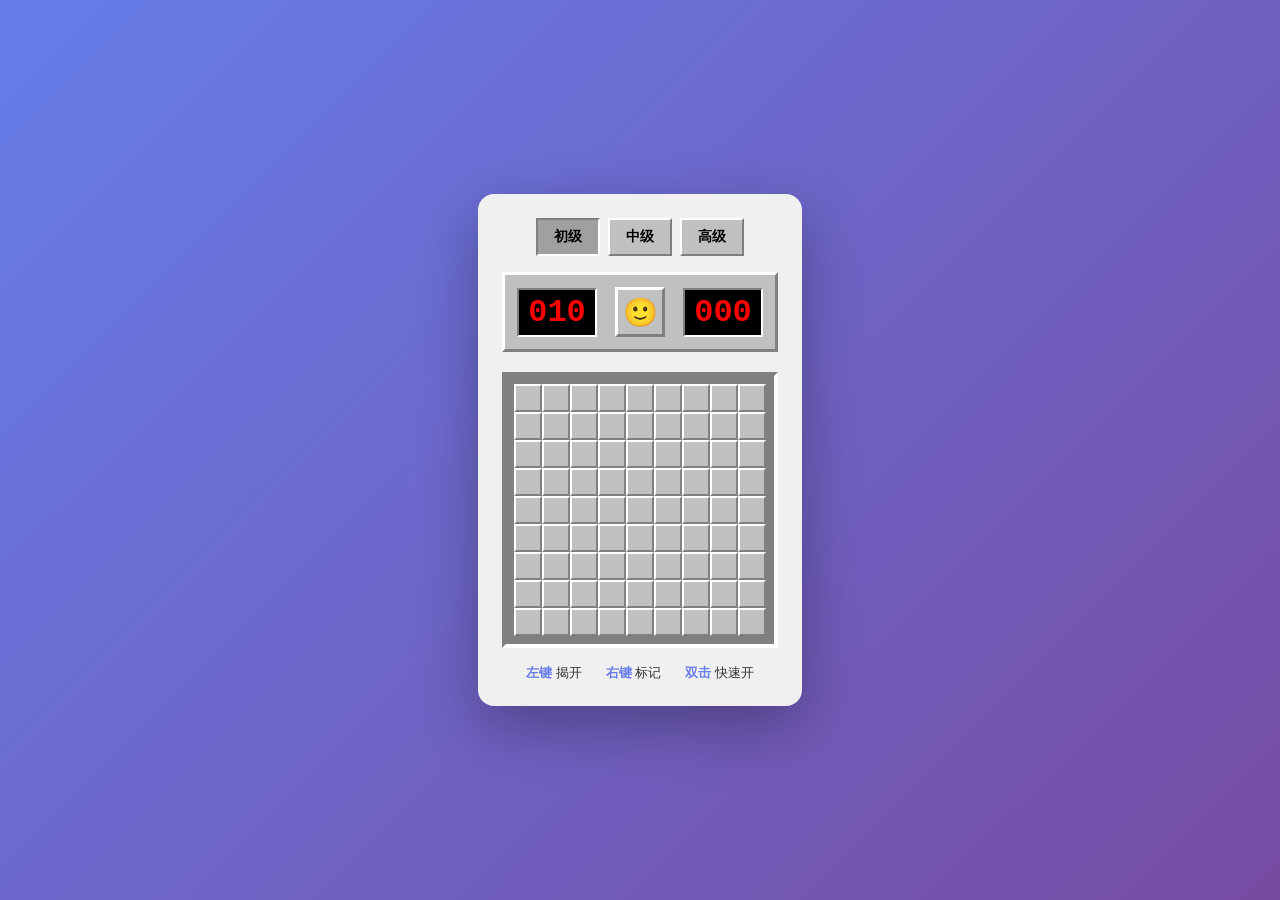
<file: zhua/index.html>
<!DOCTYPE html>
<html lang="zh-CN">
<head>
    <meta charset="UTF-8">
    <meta name="viewport" content="width=device-width, initial-scale=1.0">
    <title>扫雷游戏</title>
    <style>
        * {
            margin: 0;
            padding: 0;
            box-sizing: border-box;
        }

        body {
            font-family: 'Segoe UI', Tahoma, Geneva, Verdana, sans-serif;
            background: linear-gradient(135deg, #667eea 0%, #764ba2 100%);
            min-height: 100vh;
            display: flex;
            justify-content: center;
            align-items: center;
            padding: 20px;
        }

        .game-container {
            background: #f0f0f0;
            border-radius: 16px;
            padding: 24px;
            box-shadow: 0 20px 60px rgba(0, 0, 0, 0.3);
        }

        .game-header {
            display: flex;
            justify-content: space-between;
            align-items: center;
            margin-bottom: 20px;
            padding: 12px;
            background: #c0c0c0;
            border: 3px solid;
            border-color: #ffffff #808080 #808080 #ffffff;
        }

        .counter {
            background: #000;
            color: #ff0000;
            font-family: 'Courier New', monospace;
            font-size: 32px;
            font-weight: bold;
            padding: 4px 8px;
            min-width: 80px;
            text-align: center;
            border: 2px solid;
            border-color: #808080 #ffffff #ffffff #808080;
        }

        .reset-btn {
            width: 50px;
            height: 50px;
            font-size: 28px;
            border: 3px solid;
            border-color: #ffffff #808080 #808080 #ffffff;
            background: #c0c0c0;
            cursor: pointer;
            display: flex;
            align-items: center;
            justify-content: center;
            transition: all 0.1s;
        }

        .reset-btn:active {
            border-color: #808080 #ffffff #ffffff #808080;
        }

        .reset-btn.won {
            font-size: 24px;
        }

        .difficulty {
            display: flex;
            gap: 8px;
            margin-bottom: 16px;
            justify-content: center;
        }

        .difficulty button {
            padding: 8px 16px;
            border: 2px solid;
            border-color: #ffffff #808080 #808080 #ffffff;
            background: #c0c0c0;
            cursor: pointer;
            font-size: 14px;
            font-weight: bold;
            transition: all 0.1s;
        }

        .difficulty button:hover {
            background: #d0d0d0;
        }

        .difficulty button.active {
            background: #a0a0a0;
            border-color: #808080 #ffffff #ffffff #808080;
        }

        .minefield {
            display: grid;
            gap: 0;
            background: #808080;
            border: 4px solid;
            border-color: #808080 #ffffff #ffffff #808080;
            padding: 8px;
        }

        .cell {
            width: 28px;
            height: 28px;
            display: flex;
            align-items: center;
            justify-content: center;
            font-weight: bold;
            font-size: 16px;
            cursor: pointer;
            border: 2px solid;
            border-color: #ffffff #808080 #808080 #ffffff;
            background: #c0c0c0;
            user-select: none;
            transition: background 0.05s;
        }

        .cell:hover:not(.revealed):not(.flagged) {
            background: #d0d0d0;
        }

        .cell.revealed {
            border: 1px solid #808080;
            background: #d0d0d0;
            cursor: default;
        }

        .cell.mine {
            background: #ff0000;
        }

        .cell.flagged::after {
            content: '';
            position: absolute;
            width: 0;
            height: 0;
            border-left: 6px solid transparent;
            border-right: 6px solid transparent;
            border-bottom: 12px solid #ff0000;
        }

        .cell.question::after {
            content: '?';
            color: #000;
        }

        .cell.exploded {
            background: #ff0000;
        }

        /* 数字颜色 */
        .cell[data-num="1"] { color: #0000ff; }
        .cell[data-num="2"] { color: #008000; }
        .cell[data-num="3"] { color: #ff0000; }
        .cell[data-num="4"] { color: #000080; }
        .cell[data-num="5"] { color: #800000; }
        .cell[data-num="6"] { color: #008080; }
        .cell[data-num="7"] { color: #000000; }
        .cell[data-num="8"] { color: #808080; }

        .game-over-overlay {
            position: fixed;
            top: 0;
            left: 0;
            right: 0;
            bottom: 0;
            background: rgba(0, 0, 0, 0.5);
            display: none;
            justify-content: center;
            align-items: center;
            z-index: 1000;
        }

        .game-over-overlay.show {
            display: flex;
        }

        .game-over-message {
            background: #f0f0f0;
            padding: 30px 50px;
            border-radius: 12px;
            text-align: center;
            box-shadow: 0 10px 40px rgba(0, 0, 0, 0.3);
        }

        .game-over-message h2 {
            font-size: 32px;
            margin-bottom: 10px;
        }

        .game-over-message.won h2 {
            color: #00aa00;
        }

        .game-over-message.lost h2 {
            color: #cc0000;
        }

        .game-over-message p {
            font-size: 18px;
            color: #333;
            margin-bottom: 20px;
        }

        .play-again-btn {
            padding: 12px 30px;
            font-size: 16px;
            font-weight: bold;
            background: linear-gradient(135deg, #667eea 0%, #764ba2 100%);
            color: white;
            border: none;
            border-radius: 8px;
            cursor: pointer;
            transition: transform 0.2s;
        }

        .play-again-btn:hover {
            transform: scale(1.05);
        }

        .instructions {
            text-align: center;
            margin-top: 16px;
            color: #333;
            font-size: 13px;
        }

        .instructions span {
            display: inline-block;
            margin: 0 10px;
        }

        .instructions b {
            color: #667eea;
        }

        @media (max-width: 500px) {
            .cell {
                width: 24px;
                height: 24px;
                font-size: 14px;
            }

            .counter {
                font-size: 24px;
                min-width: 60px;
            }
        }
    </style>
</head>
<body>
    <div class="game-container">
        <div class="difficulty">
            <button onclick="setDifficulty('easy')" id="btn-easy" class="active">初级</button>
            <button onclick="setDifficulty('medium')" id="btn-medium">中级</button>
            <button onclick="setDifficulty('hard')" id="btn-hard">高级</button>
        </div>

        <div class="game-header">
            <div class="counter" id="mineCount">010</div>
            <button class="reset-btn" id="resetBtn" onclick="initGame()">🙂</button>
            <div class="counter" id="timer">000</div>
        </div>

        <div class="minefield" id="minefield"></div>

        <div class="instructions">
            <span><b>左键</b> 揭开</span>
            <span><b>右键</b> 标记</span>
            <span><b>双击</b> 快速开</span>
        </div>
    </div>

    <div class="game-over-overlay" id="gameOverOverlay">
        <div class="game-over-message" id="gameOverMessage">
            <h2 id="gameOverTitle">游戏结束</h2>
            <p id="gameOverText">你踩到地雷了！</p>
            <button class="play-again-btn" onclick="initGame()">再玩一次</button>
        </div>
    </div>

    <script>
        const difficulties = {
            easy: { rows: 9, cols: 9, mines: 10 },
            medium: { rows: 16, cols: 16, mines: 40 },
            hard: { rows: 16, cols: 30, mines: 99 }
        };

        let currentDifficulty = 'easy';
        let rows, cols, mines;
        let board = [];
        let revealed = [];
        let flagged = [];
        let gameOver = false;
        let firstClick = true;
        let minesLeft;
        let timer = 0;
        let timerInterval = null;

        const minefield = document.getElementById('minefield');
        const mineCountDisplay = document.getElementById('mineCount');
        const timerDisplay = document.getElementById('timer');
        const resetBtn = document.getElementById('resetBtn');
        const gameOverOverlay = document.getElementById('gameOverOverlay');
        const gameOverMessage = document.getElementById('gameOverMessage');
        const gameOverTitle = document.getElementById('gameOverTitle');
        const gameOverText = document.getElementById('gameOverText');

        function setDifficulty(level) {
            currentDifficulty = level;
            document.querySelectorAll('.difficulty button').forEach(btn => btn.classList.remove('active'));
            document.getElementById(`btn-${level}`).classList.add('active');
            initGame();
        }

        function initGame() {
            const config = difficulties[currentDifficulty];
            rows = config.rows;
            cols = config.cols;
            mines = config.mines;
            minesLeft = mines;

            board = [];
            revealed = [];
            flagged = [];
            gameOver = false;
            firstClick = true;
            timer = 0;

            if (timerInterval) {
                clearInterval(timerInterval);
                timerInterval = null;
            }

            mineCountDisplay.textContent = formatNumber(mines);
            timerDisplay.textContent = '000';
            resetBtn.textContent = '🙂';
            resetBtn.classList.remove('won');
            gameOverOverlay.classList.remove('show');
            gameOverMessage.classList.remove('won', 'lost');

            createBoard();
        }

        function createBoard() {
            minefield.innerHTML = '';
            minefield.style.gridTemplateColumns = `repeat(${cols}, 28px)`;

            for (let r = 0; r < rows; r++) {
                board[r] = [];
                revealed[r] = [];
                flagged[r] = [];
                for (let c = 0; c < cols; c++) {
                    board[r][c] = 0;
                    revealed[r][c] = false;
                    flagged[r][c] = false;

                    const cell = document.createElement('div');
                    cell.className = 'cell';
                    cell.dataset.row = r;
                    cell.dataset.col = c;

                    cell.addEventListener('click', (e) => handleClick(r, c));
                    cell.addEventListener('contextmenu', (e) => handleRightClick(r, c, e));
                    cell.addEventListener('dblclick', (e) => handleDoubleClick(r, c));

                    minefield.appendChild(cell);
                }
            }
        }

        function placeMines(excludeRow, excludeCol) {
            let placed = 0;
            while (placed < mines) {
                const r = Math.floor(Math.random() * rows);
                const c = Math.floor(Math.random() * cols);

                // Exclude first click and adjacent cells
                const isExcluded = Math.abs(r - excludeRow) <= 1 && Math.abs(c - excludeCol) <= 1;

                if (board[r][c] !== -1 && !isExcluded) {
                    board[r][c] = -1;
                    placed++;
                }
            }

            // Calculate numbers
            for (let r = 0; r < rows; r++) {
                for (let c = 0; c < cols; c++) {
                    if (board[r][c] !== -1) {
                        board[r][c] = countAdjacentMines(r, c);
                    }
                }
            }
        }

        function countAdjacentMines(row, col) {
            let count = 0;
            for (let dr = -1; dr <= 1; dr++) {
                for (let dc = -1; dc <= 1; dc++) {
                    const nr = row + dr;
                    const nc = col + dc;
                    if (nr >= 0 && nr < rows && nc >= 0 && nc < cols && board[nr][nc] === -1) {
                        count++;
                    }
                }
            }
            return count;
        }

        function handleClick(row, col) {
            if (gameOver || flagged[row][col] || revealed[row][col]) return;

            if (firstClick) {
                firstClick = false;
                placeMines(row, col);
                startTimer();
            }

            revealCell(row, col);
            checkWin();
        }

        function handleRightClick(row, col, e) {
            e.preventDefault();
            if (gameOver || revealed[row][col]) return;

            const cell = getCell(row, col);

            if (flagged[row][col]) {
                flagged[row][col] = false;
                cell.classList.remove('flagged');
                minesLeft++;
            } else if (minesLeft > 0) {
                flagged[row][col] = true;
                cell.classList.add('flagged');
                minesLeft--;
            }

            mineCountDisplay.textContent = formatNumber(minesLeft);
        }

        function handleDoubleClick(row, col) {
            if (gameOver || !revealed[row][col]) return;

            const adjacentFlags = countAdjacentFlags(row, col);
            const adjacentMines = countAdjacentMines(row, col);

            if (adjacentFlags === adjacentMines && adjacentMines > 0) {
                for (let dr = -1; dr <= 1; dr++) {
                    for (let dc = -1; dc <= 1; dc++) {
                        const nr = row + dr;
                        const nc = col + dc;
                        if (nr >= 0 && nr < rows && nc >= 0 && nc < cols &&
                            !revealed[nr][nc] && !flagged[nr][nc]) {
                            if (firstClick) {
                                firstClick = false;
                                placeMines(nr, nc);
                                startTimer();
                            }
                            revealCell(nr, nc);
                        }
                    }
                }
            }
            checkWin();
        }

        function countAdjacentFlags(row, col) {
            let count = 0;
            for (let dr = -1; dr <= 1; dr++) {
                for (let dc = -1; dc <= 1; dc++) {
                    const nr = row + dr;
                    const nc = col + dc;
                    if (nr >= 0 && nr < rows && nc >= 0 && nc < cols && flagged[nr][nc]) {
                        count++;
                    }
                }
            }
            return count;
        }

        function revealCell(row, col) {
            if (row < 0 || row >= rows || col < 0 || col >= cols) return;
            if (revealed[row][col] || flagged[row][col]) return;

            revealed[row][col] = true;
            const cell = getCell(row, col);
            cell.classList.add('revealed');

            if (board[row][col] === -1) {
                // Hit a mine
                cell.classList.add('exploded');
                gameOver = true;
                revealAllMines();
                endGame(false);
                return;
            }

            if (board[row][col] > 0) {
                cell.textContent = board[row][col];
                cell.dataset.num = board[row][col];
            } else {
                // Empty cell, reveal adjacent
                for (let dr = -1; dr <= 1; dr++) {
                    for (let dc = -1; dc <= 1; dc++) {
                        revealCell(row + dr, col + dc);
                    }
                }
            }
        }

        function revealAllMines() {
            for (let r = 0; r < rows; r++) {
                for (let c = 0; c < cols; c++) {
                    if (board[r][c] === -1) {
                        const cell = getCell(r, c);
                        cell.classList.add('revealed', 'mine');
                        cell.textContent = '💣';
                    }
                }
            }
        }

        function checkWin() {
            if (gameOver) return;

            let unrevealedSafeCells = 0;
            for (let r = 0; r < rows; r++) {
                for (let c = 0; c < cols; c++) {
                    if (!revealed[r][c] && board[r][c] !== -1) {
                        unrevealedSafeCells++;
                    }
                }
            }

            if (unrevealedSafeCells === 0) {
                gameOver = true;
                endGame(true);
            }
        }

        function endGame(won) {
            clearInterval(timerInterval);

            if (won) {
                resetBtn.textContent = '😎';
                resetBtn.classList.add('won');
                gameOverTitle.textContent = '🎉 恭喜获胜！';
                gameOverText.textContent = `用时: ${timer} 秒`;
                gameOverMessage.classList.add('won');
            } else {
                resetBtn.textContent = '😵';
                gameOverTitle.textContent = '💥 游戏结束';
                gameOverText.textContent = '你踩到地雷了！';
                gameOverMessage.classList.add('lost');
            }

            setTimeout(() => {
                gameOverOverlay.classList.add('show');
            }, 500);
        }

        function startTimer() {
            timerInterval = setInterval(() => {
                timer++;
                timerDisplay.textContent = formatNumber(Math.min(timer, 999));
            }, 1000);
        }

        function formatNumber(num) {
            return Math.abs(num).toString().padStart(3, '0');
        }

        function getCell(row, col) {
            return minefield.children[row * cols + col];
        }

        // Initialize game on load
        initGame();
    </script>
</body>
</html>
</file>
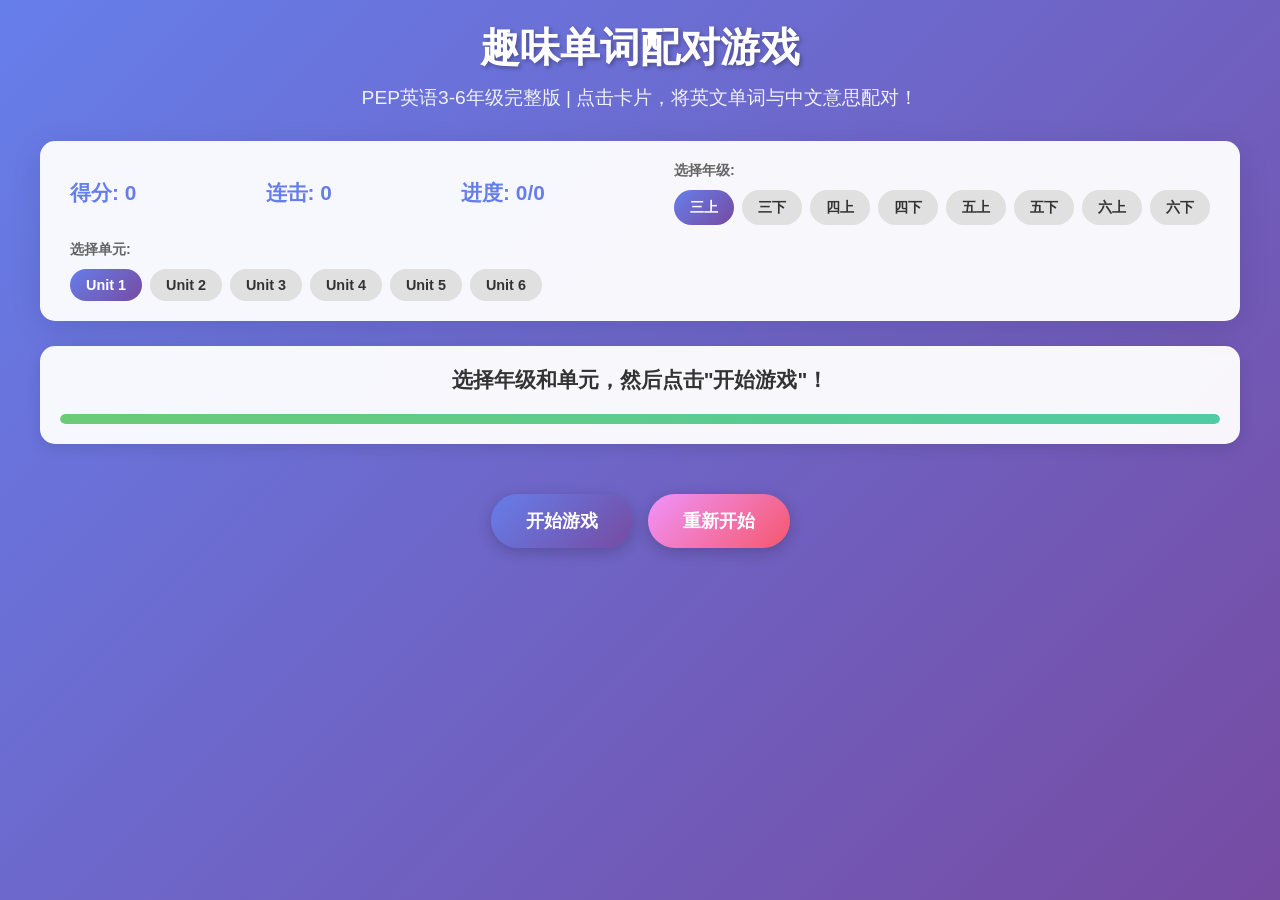
<file: words/word-match-game.html>
<!DOCTYPE html>
<html lang="zh-CN">
<head>
    <meta charset="UTF-8">
    <meta name="viewport" content="width=device-width, initial-scale=1.0">
    <title>趣味单词配对游戏 - PEP英语3-6年级完整版</title>
    <style>
        * {
            margin: 0;
            padding: 0;
            box-sizing: border-box;
        }

        body {
            font-family: 'Segoe UI', Tahoma, Geneva, Verdana, sans-serif;
            background: linear-gradient(135deg, #667eea 0%, #764ba2 100%);
            min-height: 100vh;
            padding: 20px;
        }

        .container {
            max-width: 1200px;
            margin: 0 auto;
        }

        header {
            text-align: center;
            color: white;
            margin-bottom: 30px;
        }

        h1 {
            font-size: 2.5rem;
            text-shadow: 2px 2px 4px rgba(0,0,0,0.3);
            margin-bottom: 10px;
        }

        .subtitle {
            font-size: 1.2rem;
            opacity: 0.9;
        }

        .game-info {
            display: flex;
            justify-content: space-between;
            align-items: center;
            background: rgba(255,255,255,0.95);
            padding: 20px 30px;
            border-radius: 15px;
            margin-bottom: 25px;
            box-shadow: 0 8px 32px rgba(0,0,0,0.1);
            flex-wrap: wrap;
            gap: 15px;
        }

        .info-item {
            display: flex;
            align-items: center;
            gap: 10px;
        }

        .info-item span {
            font-size: 1.3rem;
            font-weight: bold;
            color: #667eea;
        }

        .grade-selector, .unit-selector {
            display: flex;
            gap: 8px;
            flex-wrap: wrap;
        }

        .grade-btn, .unit-btn {
            padding: 8px 16px;
            border: none;
            border-radius: 20px;
            cursor: pointer;
            font-size: 0.9rem;
            font-weight: bold;
            transition: all 0.3s ease;
            background: #e0e0e0;
            color: #333;
        }

        .grade-btn:hover, .unit-btn:hover {
            transform: translateY(-2px);
        }

        .grade-btn.active, .unit-btn.active {
            background: linear-gradient(135deg, #667eea 0%, #764ba2 100%);
            color: white;
        }

        .game-area {
            display: grid;
            grid-template-columns: repeat(4, 1fr);
            gap: 15px;
            margin-bottom: 30px;
        }

        .card {
            aspect-ratio: 3/2;
            background: linear-gradient(145deg, #ffffff 0%, #f0f0f0 100%);
            border-radius: 15px;
            display: flex;
            align-items: center;
            justify-content: center;
            cursor: pointer;
            font-size: 1.1rem;
            font-weight: bold;
            transition: all 0.3s ease;
            box-shadow: 0 4px 15px rgba(0,0,0,0.1);
            position: relative;
            overflow: hidden;
        }

        .card::before {
            content: '';
            position: absolute;
            top: 0;
            left: 0;
            right: 0;
            bottom: 0;
            background: linear-gradient(135deg, rgba(102,126,234,0.1) 0%, rgba(118,75,162,0.1) 100%);
            opacity: 0;
            transition: opacity 0.3s ease;
        }

        .card:hover::before {
            opacity: 1;
        }

        .card:hover {
            transform: translateY(-5px);
            box-shadow: 0 8px 25px rgba(0,0,0,0.2);
        }

        .card.selected {
            background: linear-gradient(135deg, #ffd93d 0%, #ff9a3c 100%);
            color: white;
            transform: scale(1.05);
        }

        .card.matched {
            background: linear-gradient(135deg, #6BCB77 0%, #4ECCA3 100%);
            color: white;
            opacity: 0.7;
            cursor: default;
        }

        .card.wrong {
            background: linear-gradient(135deg, #ff6b6b 0%, #ee5a5a 100%);
            color: white;
            animation: shake 0.5s ease;
        }

        @keyframes shake {
            0%, 100% { transform: translateX(0); }
            25% { transform: translateX(-10px); }
            75% { transform: translateX(10px); }
        }

        .card-content {
            z-index: 1;
            text-align: center;
            padding: 8px;
            word-break: break-word;
            line-height: 1.3;
        }

        .card-english {
            color: #667eea;
        }

        .card-chinese {
            color: #764ba2;
        }

        .card.selected .card-content,
        .card.matched .card-content {
            color: white;
        }

        .message-area {
            text-align: center;
            padding: 20px;
            background: rgba(255,255,255,0.95);
            border-radius: 15px;
            margin-bottom: 20px;
            box-shadow: 0 4px 15px rgba(0,0,0,0.1);
        }

        .message {
            font-size: 1.3rem;
            color: #333;
            font-weight: bold;
        }

        .message.success {
            color: #4CAF50;
        }

        .message.error {
            color: #f44336;
        }

        .controls {
            display: flex;
            justify-content: center;
            gap: 15px;
            flex-wrap: wrap;
        }

        .btn {
            padding: 15px 35px;
            border: none;
            border-radius: 30px;
            font-size: 1.1rem;
            font-weight: bold;
            cursor: pointer;
            transition: all 0.3s ease;
            box-shadow: 0 4px 15px rgba(0,0,0,0.2);
        }

        .btn-primary {
            background: linear-gradient(135deg, #667eea 0%, #764ba2 100%);
            color: white;
        }

        .btn-secondary {
            background: linear-gradient(135deg, #f093fb 0%, #f5576c 100%);
            color: white;
        }

        .btn:hover {
            transform: translateY(-3px);
            box-shadow: 0 6px 20px rgba(0,0,0,0.3);
        }

        .progress-bar {
            width: 100%;
            height: 10px;
            background: rgba(255,255,255,0.3);
            border-radius: 5px;
            overflow: hidden;
            margin-top: 20px;
        }

        .progress-fill {
            height: 100%;
            background: linear-gradient(90deg, #6BCB77 0%, #4ECCA3 100%);
            transition: width 0.5s ease;
            border-radius: 5px;
        }

        .celebration {
            position: fixed;
            top: 0;
            left: 0;
            width: 100%;
            height: 100%;
            pointer-events: none;
            z-index: 1000;
            display: none;
        }

        .confetti {
            position: absolute;
            width: 10px;
            height: 10px;
            background: #ffd93d;
            animation: fall 3s linear infinite;
        }

        @keyframes fall {
            to {
                transform: translateY(100vh) rotate(360deg);
            }
        }

        .modal {
            display: none;
            position: fixed;
            top: 0;
            left: 0;
            width: 100%;
            height: 100%;
            background: rgba(0,0,0,0.7);
            justify-content: center;
            align-items: center;
            z-index: 100;
        }

        .modal.show {
            display: flex;
        }

        .modal-content {
            background: white;
            padding: 40px;
            border-radius: 20px;
            text-align: center;
            max-width: 400px;
            animation: popIn 0.3s ease;
        }

        @keyframes popIn {
            from {
                transform: scale(0.5);
                opacity: 0;
            }
            to {
                transform: scale(1);
                opacity: 1;
            }
        }

        .modal-content h2 {
            color: #667eea;
            margin-bottom: 20px;
        }

        .modal-content p {
            font-size: 1.2rem;
            margin-bottom: 25px;
            color: #333;
        }

        .stars {
            position: fixed;
            top: 0;
            left: 0;
            width: 100%;
            height: 100%;
            pointer-events: none;
            z-index: 999;
        }

        .star {
            position: absolute;
            font-size: 30px;
            animation: starAnim 1s ease-out forwards;
        }

        @keyframes starAnim {
            0% {
                transform: scale(0) rotate(0deg);
                opacity: 1;
            }
            50% {
                transform: scale(1.5) rotate(180deg);
                opacity: 1;
            }
            100% {
                transform: scale(0) rotate(360deg);
                opacity: 0;
            }
        }

        .selector-group {
            display: flex;
            flex-direction: column;
            gap: 10px;
        }

        .selector-label {
            font-size: 0.9rem;
            color: #666;
            font-weight: bold;
        }

        @media (max-width: 768px) {
            .game-area {
                grid-template-columns: repeat(3, 1fr);
            }

            h1 {
                font-size: 1.8rem;
            }

            .card {
                font-size: 0.9rem;
            }

            .game-info {
                flex-direction: column;
                align-items: stretch;
            }
        }

        @media (max-width: 480px) {
            .game-area {
                grid-template-columns: repeat(2, 1fr);
            }
        }
    </style>
</head>
<body>
    <div class="container">
        <header>
            <h1>趣味单词配对游戏</h1>
            <p class="subtitle">PEP英语3-6年级完整版 | 点击卡片，将英文单词与中文意思配对！</p>
        </header>

        <div class="game-info">
            <div class="info-item">
                <span>得分: <span id="score">0</span></span>
            </div>
            <div class="info-item">
                <span>连击: <span id="combo">0</span></span>
            </div>
            <div class="info-item">
                <span>进度: <span id="progress-text">0/0</span></span>
            </div>

            <div class="selector-group">
                <div class="selector-label">选择年级:</div>
                <div class="grade-selector">
                    <button class="grade-btn active" data-grade="3a">三上</button>
                    <button class="grade-btn" data-grade="3b">三下</button>
                    <button class="grade-btn" data-grade="4a">四上</button>
                    <button class="grade-btn" data-grade="4b">四下</button>
                    <button class="grade-btn" data-grade="5a">五上</button>
                    <button class="grade-btn" data-grade="5b">五下</button>
                    <button class="grade-btn" data-grade="6a">六上</button>
                    <button class="grade-btn" data-grade="6b">六下</button>
                </div>
            </div>

            <div class="selector-group">
                <div class="selector-label">选择单元:</div>
                <div class="unit-selector" id="unitSelector"></div>
            </div>
        </div>

        <div class="message-area">
            <div class="message" id="message">选择年级和单元，然后点击"开始游戏"！</div>
            <div class="progress-bar">
                <div class="progress-fill" id="progress"></div>
            </div>
        </div>

        <div class="game-area" id="gameArea"></div>

        <div class="controls">
            <button class="btn btn-primary" id="startBtn">开始游戏</button>
            <button class="btn btn-secondary" id="resetBtn">重新开始</button>
        </div>
    </div>

    <div class="celebration" id="celebration"></div>
    <div class="stars" id="stars"></div>

    <div class="modal" id="winModal">
        <div class="modal-content">
            <h2>恭喜过关！</h2>
            <p id="winMessage">你太棒了！</p>
            <button class="btn btn-primary" id="nextLevelBtn">下一关</button>
        </div>
    </div>

    <script>
        // PEP人教版英语3-6年级完整单词表
        const wordDatabase = {
            '3a': { // 三年级上册
                name: '三年级上册',
                units: [
                    // Unit 1: Hello!
                    [
                        { en: 'book', zh: '书' },
                        { en: 'pencil', zh: '铅笔' },
                        { en: 'ruler', zh: '尺子' },
                        { en: 'no', zh: '不' },
                        { en: 'your', zh: '你（们）的' }
                    ],
                    // Unit 2: Colours
                    [
                        { en: 'black', zh: '黑色' },
                        { en: 'blue', zh: '蓝色' },
                        { en: 'green', zh: '绿色' },
                        { en: 'red', zh: '红色' },
                        { en: 'yellow', zh: '黄色' }
                    ],
                    // Unit 3: Look at me!
                    [
                        { en: 'ear', zh: '耳朵' },
                        { en: 'eye', zh: '眼睛' },
                        { en: 'face', zh: '脸' },
                        { en: 'mouth', zh: '嘴' },
                        { en: 'nose', zh: '鼻子' }
                    ],
                    // Unit 4: We love animals
                    [
                        { en: 'bird', zh: '鸟' },
                        { en: 'cat', zh: '猫' },
                        { en: 'dog', zh: '狗' },
                        { en: 'monkey', zh: '猴子' },
                        { en: 'tiger', zh: '老虎' }
                    ],
                    // Unit 5: Let's eat!
                    [
                        { en: 'egg', zh: '蛋' },
                        { en: 'fish', zh: '鱼' },
                        { en: 'rice', zh: '米饭' },
                        { en: 'juice', zh: '果汁' },
                        { en: 'milk', zh: '牛奶' }
                    ],
                    // Unit 6: Happy birthday!
                    [
                        { en: 'eight', zh: '八' },
                        { en: 'five', zh: '五' },
                        { en: 'four', zh: '四' },
                        { en: 'nine', zh: '九' },
                        { en: 'one', zh: '一' }
                    ]
                ]
            },
            '3b': { // 三年级下册
                name: '三年级下册',
                units: [
                    // Unit 1: Welcome back to school!
                    [
                        { en: 'teacher', zh: '教师' },
                        { en: 'and', zh: '和；与' },
                        { en: 'he', zh: '他' },
                        { en: 'she', zh: '她' },
                        { en: 'boy', zh: '男孩' }
                    ],
                    // Unit 2: My family
                    [
                        { en: 'brother', zh: '兄；弟' },
                        { en: 'father', zh: '父亲；爸爸' },
                        { en: 'grandfather', zh: '（外）祖父' },
                        { en: 'grandmother', zh: '（外）祖母' },
                        { en: 'mother', zh: '母亲；妈妈' }
                    ],
                    // Unit 3: At the zoo
                    [
                        { en: 'big', zh: '大的' },
                        { en: 'short', zh: '矮的；短的' },
                        { en: 'tall', zh: '高的' },
                        { en: 'thin', zh: '瘦的' },
                        { en: 'long', zh: '长的' }
                    ],
                    // Unit 4: Where is my car?
                    [
                        { en: 'chair', zh: '椅子' },
                        { en: 'desk', zh: '书桌' },
                        { en: 'in', zh: '在……里' },
                        { en: 'on', zh: '在……上' },
                        { en: 'under', zh: '在……下面' }
                    ],
                    // Unit 5: Do you like pears?
                    [
                        { en: 'apple', zh: '苹果' },
                        { en: 'banana', zh: '香蕉' },
                        { en: 'orange', zh: '橙子' },
                        { en: 'pear', zh: '梨' },
                        { en: 'fruit', zh: '水果' }
                    ],
                    // Unit 6: How many?
                    [
                        { en: 'eleven', zh: '十一' },
                        { en: 'fifteen', zh: '十五' },
                        { en: 'fourteen', zh: '十四' },
                        { en: 'thirteen', zh: '十三' },
                        { en: 'twelve', zh: '十二' }
                    ]
                ]
            },
            '4a': { // 四年级上册
                name: '四年级上册',
                units: [
                    // Unit 1: My classroom
                    [
                        { en: 'blackboard', zh: '黑板' },
                        { en: 'door', zh: '门' },
                        { en: 'light', zh: '电灯' },
                        { en: 'near', zh: '距离近' },
                        { en: 'help', zh: '帮助' }
                    ],
                    // Unit 2: My schoolbag
                    [
                        { en: 'schoolbag', zh: '书包' },
                        { en: 'wow', zh: '哇；呀' },
                        { en: 'lost', zh: '丢失' },
                        { en: 'toy', zh: '玩具' },
                        { en: 'cute', zh: '可爱的' }
                    ],
                    // Unit 3: My friends
                    [
                        { en: 'her', zh: '她的' },
                        { en: 'his', zh: '他的' },
                        { en: 'or', zh: '或者' },
                        { en: 'hair', zh: '头发' },
                        { en: 'friendly', zh: '友好的' }
                    ],
                    // Unit 4: My home
                    [
                        { en: 'bed', zh: '床' },
                        { en: 'bathroom', zh: '浴室' },
                        { en: 'bedroom', zh: '卧室' },
                        { en: 'kitchen', zh: '厨房' },
                        { en: 'living room', zh: '客厅' }
                    ],
                    // Unit 5: Dinner's ready
                    [
                        { en: 'chicken', zh: '鸡肉' },
                        { en: 'noodles', zh: '面条' },
                        { en: 'vegetable', zh: '蔬菜' },
                        { en: 'knife', zh: '刀' },
                        { en: 'chopsticks', zh: '筷子' }
                    ],
                    // Unit 6: Meet my family!
                    [
                        { en: 'aunt', zh: '姑母；姨母' },
                        { en: 'cousin', zh: '堂（表）亲' },
                        { en: 'uncle', zh: '叔伯；舅父' },
                        { en: 'basketball', zh: '篮球' },
                        { en: 'cook', zh: '厨师' }
                    ]
                ]
            },
            '4b': { // 四年级下册
                name: '四年级下册',
                units: [
                    // Unit 1: My school
                    [
                        { en: 'forty', zh: '四十' },
                        { en: 'class', zh: '班级' },
                        { en: 'library', zh: '图书馆' },
                        { en: 'playground', zh: '操场' },
                        { en: 'next to', zh: '紧邻' }
                    ],
                    // Unit 2: What time is it?
                    [
                        { en: 'thirty', zh: '三十' },
                        { en: 'get up', zh: '起床' },
                        { en: 'go home', zh: '回家' },
                        { en: 'go to bed', zh: '上床睡觉' },
                        { en: 'go to school', zh: '去上学' }
                    ],
                    // Unit 3: Weather
                    [
                        { en: 'cloudy', zh: '多云的' },
                        { en: 'rainy', zh: '下雨的' },
                        { en: 'snowy', zh: '下雪的' },
                        { en: 'sunny', zh: '晴朗的' },
                        { en: 'windy', zh: '多风的' }
                    ],
                    // Unit 4: At the farm
                    [
                        { en: 'potato', zh: '土豆' },
                        { en: 'tomato', zh: '西红柿' },
                        { en: 'garden', zh: '花园' },
                        { en: 'animal', zh: '动物' },
                        { en: 'cow', zh: '奶牛' }
                    ],
                    // Unit 5: My clothes
                    [
                        { en: 'dress', zh: '连衣裙' },
                        { en: 'shirt', zh: '衬衫' },
                        { en: 'shorts', zh: '短裤' },
                        { en: 'skirt', zh: '女裙' },
                        { en: 'coat', zh: '大衣' }
                    ],
                    // Unit 6: Shopping
                    [
                        { en: 'pretty', zh: '美观的' },
                        { en: 'too', zh: '太；过于' },
                        { en: 'umbrella', zh: '雨伞' },
                        { en: 'just', zh: '正好' },
                        { en: 'nice', zh: '好的' }
                    ]
                ]
            },
            '5a': { // 五年级上册
                name: '五年级上册',
                units: [
                    // Unit 1: What's he like?
                    [
                        { en: 'old', zh: '老的' },
                        { en: 'our', zh: '我们的' },
                        { en: 'know', zh: '知道' },
                        { en: 'clever', zh: '聪明的' },
                        { en: 'helpful', zh: '有用的' }
                    ],
                    // Unit 2: My week
                    [
                        { en: 'do', zh: '做；干' },
                        { en: 'park', zh: '公园' },
                        { en: 'play football', zh: '踢足球' },
                        { en: 'Friday', zh: '星期五' },
                        { en: 'Monday', zh: '星期一' }
                    ],
                    // Unit 3: What would you like?
                    [
                        { en: 'tea', zh: '茶' },
                        { en: 'thirsty', zh: '渴的' },
                        { en: 'hot', zh: '热的' },
                        { en: 'favourite', zh: '特别喜爱的' },
                        { en: 'Dear', zh: '亲爱的' }
                    ],
                    // Unit 4: What can you do?
                    [
                        { en: 'want', zh: '想要' },
                        { en: 'swim', zh: '游泳' },
                        { en: 'at', zh: '在' },
                        { en: 'dance', zh: '跳舞' },
                        { en: 'party', zh: '聚会' }
                    ],
                    // Unit 5: There is a big bed
                    [
                        { en: 'there', zh: '那里' },
                        { en: 'behind', zh: '在……后面' },
                        { en: 'flower', zh: '花' },
                        { en: 'water bottle', zh: '水瓶' },
                        { en: 'dirty', zh: '肮脏的' }
                    ],
                    // Unit 6: In a nature park
                    [
                        { en: 'park', zh: '公园' },
                        { en: 'hill', zh: '小山' },
                        { en: 'lake', zh: '湖' },
                        { en: 'tree', zh: '树' },
                        { en: 'house', zh: '房子' }
                    ]
                ]
            },
            '5b': { // 五年级下册
                name: '五年级下册',
                units: [
                    // Unit 1: My day
                    [
                        { en: 'for', zh: '为了' },
                        { en: 'eat breakfast', zh: '吃早饭' },
                        { en: 'eat dinner', zh: '吃晚饭' },
                        { en: 'when', zh: '什么时候' },
                        { en: 'play sports', zh: '做运动' }
                    ],
                    // Unit 2: My favourite season
                    [
                        { en: 'make a snowman', zh: '堆雪人' },
                        { en: 'autumn', zh: '秋天' },
                        { en: 'spring', zh: '春天' },
                        { en: 'summer', zh: '夏天' },
                        { en: 'winter', zh: '冬天' }
                    ],
                    // Unit 3: My school calendar
                    [
                        { en: 'Christmas', zh: '圣诞节' },
                        { en: 'year', zh: '年' },
                        { en: 'look for', zh: '寻找' },
                        { en: 'April', zh: '四月' },
                        { en: 'August', zh: '八月' }
                    ],
                    // Unit 4: When is Easter?
                    [
                        { en: 'first', zh: '第一' },
                        { en: 'second', zh: '第二' },
                        { en: 'third', zh: '第三' },
                        { en: 'fifth', zh: '第五' },
                        { en: 'twelfth', zh: '第十二' }
                    ],
                    // Unit 5: Whose dog is it?
                    [
                        { en: 'like', zh: '像' },
                        { en: 'his', zh: '他的' },
                        { en: 'excited', zh: '兴奋的' },
                        { en: 'mine', zh: '我的' },
                        { en: 'yours', zh: '你的' }
                    ],
                    // Unit 6: Work quietly
                    [
                        { en: 'listening to music', zh: '正在听音乐' },
                        { en: 'teach', zh: '教' },
                        { en: 'say', zh: '讲' },
                        { en: 'doing morning exercises', zh: '正在做早操' },
                        { en: 'eating lunch', zh: '正在吃午饭' }
                    ]
                ]
            },
            '6a': { // 六年级上册
                name: '六年级上册',
                units: [
                    // Unit 1: How can I get there?
                    [
                        { en: 'hospital', zh: '医院' },
                        { en: 'science', zh: '科学' },
                        { en: 'interesting', zh: '有趣的' },
                        { en: 'street', zh: '街道' },
                        { en: 'post office', zh: '邮局' }
                    ],
                    // Unit 2: Ways to go to school
                    [
                        { en: 'plane', zh: '飞机' },
                        { en: 'train', zh: '火车' },
                        { en: 'wear', zh: '戴' },
                        { en: 'on foot', zh: '步行' },
                        { en: 'stop', zh: '停下' }
                    ],
                    // Unit 3: My weekend plan
                    [
                        { en: 'supermarket', zh: '超市' },
                        { en: 'tomorrow', zh: '明天' },
                        { en: 'evening', zh: '晚上' },
                        { en: 'film', zh: '电影' },
                        { en: 'see a film', zh: '看电影' }
                    ],
                    // Unit 4: I have a pen pal
                    [
                        { en: 'hobby', zh: '业余爱好' },
                        { en: 'hiking', zh: '远足' },
                        { en: 'pen pal', zh: '笔友' },
                        { en: 'idea', zh: '主意' },
                        { en: 'amazing', zh: '令人惊奇的' }
                    ],
                    // Unit 5: What does he do?
                    [
                        { en: 'use', zh: '使用' },
                        { en: 'police officer', zh: '警察' },
                        { en: 'worker', zh: '工人' },
                        { en: 'stay', zh: '保持' },
                        { en: 'sea', zh: '大海' }
                    ],
                    // Unit 6: How do you feel?
                    [
                        { en: 'grass', zh: '草坪' },
                        { en: 'happy', zh: '高兴的' },
                        { en: 'bad', zh: '坏的' },
                        { en: 'hurt', zh: '受伤' },
                        { en: 'should', zh: '应该' }
                    ]
                ]
            },
            '6b': { // 六年级下册
                name: '六年级下册',
                units: [
                    // Unit 1: How tall are you?
                    [
                        { en: 'metre', zh: '米' },
                        { en: 'smart', zh: '聪明的' },
                        { en: 'countryside', zh: '乡村' },
                        { en: 'heavy', zh: '重的' },
                        { en: 'bigger', zh: '更大的' }
                    ],
                    // Unit 2: Last weekend
                    [
                        { en: 'enjoy', zh: '享受' },
                        { en: 'before', zh: '在……之前' },
                        { en: 'hotel', zh: '旅馆' },
                        { en: 'stay', zh: '保持' },
                        { en: 'slept', zh: '睡觉' }
                    ],
                    // Unit 3: Where did you go?
                    [
                        { en: 'fish', zh: '鱼' },
                        { en: 'hurt', zh: '受伤' },
                        { en: 'Labour Day', zh: '劳动节' },
                        { en: 'ate', zh: '吃' },
                        { en: 'bought', zh: '买' }
                    ],
                    // Unit 4: Then and now
                    [
                        { en: 'grass', zh: '草坪' },
                        { en: 'dream', zh: '梦' },
                        { en: 'star', zh: '星星' },
                        { en: 'different', zh: '不同的' },
                        { en: 'active', zh: '活跃的' }
                    ]
                ]
            }
        };

        // 游戏状态
        let currentGrade = '3a';
        let currentUnit = 0;
        let score = 0;
        let combo = 0;
        let matchedPairs = 0;
        let selectedCards = [];
        let isProcessing = false;
        let gameStarted = false;

        // DOM元素
        const gameArea = document.getElementById('gameArea');
        const messageEl = document.getElementById('message');
        const scoreEl = document.getElementById('score');
        const comboEl = document.getElementById('combo');
        const progressTextEl = document.getElementById('progress-text');
        const progressEl = document.getElementById('progress');
        const startBtn = document.getElementById('startBtn');
        const resetBtn = document.getElementById('resetBtn');
        const gradeBtns = document.querySelectorAll('.grade-btn');
        const unitSelector = document.getElementById('unitSelector');
        const winModal = document.getElementById('winModal');
        const winMessage = document.getElementById('winMessage');
        const nextLevelBtn = document.getElementById('nextLevelBtn');
        const starsContainer = document.getElementById('stars');

        // 初始化
        function init() {
            updateUnitSelector();
            setupEventListeners();
        }

        function setupEventListeners() {
            // 年级按钮
            gradeBtns.forEach(btn => {
                btn.addEventListener('click', () => {
                    gradeBtns.forEach(b => b.classList.remove('active'));
                    btn.classList.add('active');
                    currentGrade = btn.dataset.grade;
                    currentUnit = 0;
                    updateUnitSelector();
                    resetGame();
                });
            });

            // 开始游戏
            startBtn.addEventListener('click', startGame);

            // 重新开始
            resetBtn.addEventListener('click', resetGame);

            // 下一关
            nextLevelBtn.addEventListener('click', () => {
                winModal.classList.remove('show');
                currentUnit++;
                if (currentUnit >= wordDatabase[currentGrade].units.length) {
                    currentUnit = 0;
                    messageEl.textContent = `恭喜完成${wordDatabase[currentGrade].name}所有单元！选择新年级继续挑战！`;
                    return;
                }
                updateUnitButtons();
                startGame();
            });
        }

        function updateUnitSelector() {
            const units = wordDatabase[currentGrade].units;
            unitSelector.innerHTML = '';
            units.forEach((_, index) => {
                const btn = document.createElement('button');
                btn.className = 'unit-btn' + (index === currentUnit ? ' active' : '');
                btn.textContent = `Unit ${index + 1}`;
                btn.addEventListener('click', () => {
                    currentUnit = index;
                    updateUnitButtons();
                    resetGame();
                });
                unitSelector.appendChild(btn);
            });
        }

        function updateUnitButtons() {
            const unitBtns = unitSelector.querySelectorAll('.unit-btn');
            unitBtns.forEach((btn, index) => {
                btn.classList.toggle('active', index === currentUnit);
            });
        }

        function startGame() {
            gameStarted = true;
            matchedPairs = 0;
            selectedCards = [];
            isProcessing = false;
            createCards();
            updateProgress();
            messageEl.textContent = '点击卡片开始配对吧！';
            messageEl.className = 'message';
        }

        function resetGame() {
            gameStarted = false;
            score = 0;
            combo = 0;
            matchedPairs = 0;
            selectedCards = [];
            isProcessing = false;
            updateScore();
            gameArea.innerHTML = '';
            progressEl.style.width = '0%';
            progressTextEl.textContent = '0/0';
            messageEl.textContent = '选择年级和单元，然后点击"开始游戏"！';
            messageEl.className = 'message';
        }

        function createCards() {
            gameArea.innerHTML = '';
            const words = wordDatabase[currentGrade].units[currentUnit];

            let cards = [];
            words.forEach((word, index) => {
                cards.push({
                    id: index,
                    content: word.en,
                    type: 'english',
                    matchId: index
                });
                cards.push({
                    id: index + words.length,
                    content: word.zh,
                    type: 'chinese',
                    matchId: index
                });
            });

            cards = shuffleArray(cards);

            cards.forEach(card => {
                const cardEl = document.createElement('div');
                cardEl.className = 'card';
                cardEl.dataset.id = card.id;
                cardEl.dataset.matchId = card.matchId;
                cardEl.dataset.type = card.type;

                const contentEl = document.createElement('div');
                contentEl.className = `card-content card-${card.type}`;
                contentEl.textContent = card.content;

                cardEl.appendChild(contentEl);
                cardEl.addEventListener('click', () => handleCardClick(cardEl));
                gameArea.appendChild(cardEl);
            });
        }

        function handleCardClick(cardEl) {
            if (!gameStarted || isProcessing) return;
            if (cardEl.classList.contains('matched')) return;
            if (cardEl.classList.contains('selected')) {
                cardEl.classList.remove('selected');
                selectedCards = selectedCards.filter(c => c !== cardEl);
                return;
            }

            cardEl.classList.add('selected');
            selectedCards.push(cardEl);

            if (selectedCards.length === 2) {
                isProcessing = true;
                checkMatch();
            }
        }

        function checkMatch() {
            const [card1, card2] = selectedCards;
            const matchId1 = card1.dataset.matchId;
            const matchId2 = card2.dataset.matchId;

            if (matchId1 === matchId2) {
                setTimeout(() => {
                    card1.classList.remove('selected');
                    card2.classList.remove('selected');
                    card1.classList.add('matched');
                    card2.classList.add('matched');

                    combo++;
                    matchedPairs++;
                    const bonus = combo > 1 ? combo * 5 : 10;
                    score += bonus;
                    updateScore();
                    updateProgress();
                    showStars(card1);
                    showStars(card2);

                    messageEl.textContent = `太棒了！+${bonus}分${combo > 1 ? ' (连击x' + combo + ')' : ''}`;
                    messageEl.className = 'message success';

                    selectedCards = [];
                    isProcessing = false;

                    const totalPairs = wordDatabase[currentGrade].units[currentUnit].length;
                    if (matchedPairs === totalPairs) {
                        setTimeout(() => {
                            showWinModal();
                        }, 500);
                    }
                }, 300);
            } else {
                setTimeout(() => {
                    card1.classList.add('wrong');
                    card2.classList.add('wrong');
                }, 300);

                setTimeout(() => {
                    card1.classList.remove('selected', 'wrong');
                    card2.classList.remove('selected', 'wrong');
                    selectedCards = [];
                    combo = 0;
                    updateScore();
                    messageEl.textContent = '再试一次！';
                    messageEl.className = 'message error';
                    isProcessing = false;
                }, 1000);
            }
        }

        function showStars(element) {
            const rect = element.getBoundingClientRect();
            const colors = ['#ffd93d', '#6BCB77', '#4ECCA3', '#ff6b6b', '#667eea'];

            for (let i = 0; i < 5; i++) {
                const star = document.createElement('div');
                star.className = 'star';
                star.textContent = '⭐';
                star.style.left = (rect.left + Math.random() * rect.width) + 'px';
                star.style.top = (rect.top + Math.random() * rect.height) + 'px';
                star.style.color = colors[Math.floor(Math.random() * colors.length)];
                starsContainer.appendChild(star);

                setTimeout(() => {
                    star.remove();
                }, 1000);
            }
        }

        function showWinModal() {
            const totalUnits = wordDatabase[currentGrade].units.length;
            const isLastUnit = currentUnit === totalUnits - 1;

            winMessage.textContent = `本单元得分: ${score}分！${isLastUnit ? '已完成全部单元！' : '继续挑战下一关！'}`;
            winModal.classList.add('show');
            createCelebration();
        }

        function createCelebration() {
            const celebration = document.getElementById('celebration');
            celebration.style.display = 'block';
            celebration.innerHTML = '';

            const colors = ['#ffd93d', '#6BCB77', '#4ECCA3', '#ff6b6b', '#667eea', '#f093fb'];

            for (let i = 0; i < 100; i++) {
                const confetti = document.createElement('div');
                confetti.className = 'confetti';
                confetti.style.left = Math.random() * 100 + '%';
                confetti.style.animationDelay = Math.random() * 3 + 's';
                confetti.style.background = colors[Math.floor(Math.random() * colors.length)];
                confetti.style.animationDuration = (Math.random() * 2 + 2) + 's';
                celebration.appendChild(confetti);
            }

            setTimeout(() => {
                celebration.style.display = 'none';
            }, 3000);
        }

        function updateScore() {
            scoreEl.textContent = score;
            comboEl.textContent = combo;
        }

        function updateProgress() {
            const totalPairs = wordDatabase[currentGrade].units[currentUnit].length;
            const progress = (matchedPairs / totalPairs) * 100;
            progressEl.style.width = progress + '%';
            progressTextEl.textContent = `${matchedPairs}/${totalPairs}`;
        }

        function shuffleArray(array) {
            const newArray = [...array];
            for (let i = newArray.length - 1; i > 0; i--) {
                const j = Math.floor(Math.random() * (i + 1));
                [newArray[i], newArray[j]] = [newArray[j], newArray[i]];
            }
            return newArray;
        }

        // 启动
        init();
    </script>
</body>
</html>
</file>
<file: styles.css>
/* 全局样式重置 */
* {
    margin: 0;
    padding: 0;
    box-sizing: border-box;
}

:root {
    --primary: #6366f1;
    --primary-dark: #4f46e5;
    --primary-light: #818cf8;
    --secondary: #8b5cf6;
    --accent: #ec4899;
    --success: #10b981;
    --warning: #f59e0b;
    --text-primary: #0f172a;
    --text-secondary: #475569;
    --text-tertiary: #94a3b8;
    --bg-primary: #ffffff;
    --bg-secondary: #f8fafc;
    --bg-tertiary: #f1f5f9;
    --border-color: #e2e8f0;
    --shadow-sm: 0 1px 2px rgba(0, 0, 0, 0.05);
    --shadow-md: 0 4px 6px -1px rgba(0, 0, 0, 0.1), 0 2px 4px -1px rgba(0, 0, 0, 0.06);
    --shadow-lg: 0 10px 15px -3px rgba(0, 0, 0, 0.1), 0 4px 6px -2px rgba(0, 0, 0, 0.05);
    --shadow-xl: 0 20px 25px -5px rgba(0, 0, 0, 0.1), 0 10px 10px -5px rgba(0, 0, 0, 0.04);
    --radius-sm: 8px;
    --radius-md: 12px;
    --radius-lg: 16px;
    --radius-xl: 24px;
}

html {
    scroll-behavior: smooth;
}

body {
    font-family: -apple-system, BlinkMacSystemFont, 'Segoe UI', Roboto, 'Helvetica Neue', Arial, 'PingFang SC', 'Microsoft YaHei', sans-serif;
    color: var(--text-primary);
    line-height: 1.6;
    background-color: var(--bg-primary);
    overflow-x: hidden;
}

/* 背景装饰 */
.bg-gradient {
    position: fixed;
    top: 0;
    left: 0;
    right: 0;
    height: 100vh;
    background: linear-gradient(180deg, #f0f4ff 0%, #ffffff 50%, #faf5ff 100%);
    z-index: -2;
}

.bg-shapes {
    position: fixed;
    top: 0;
    left: 0;
    right: 0;
    height: 100vh;
    z-index: -1;
    overflow: hidden;
}

.shape {
    position: absolute;
    border-radius: 50%;
    filter: blur(80px);
    opacity: 0.5;
}

.shape-1 {
    width: 600px;
    height: 600px;
    background: linear-gradient(135deg, #6366f1 0%, #8b5cf6 100%);
    top: -200px;
    right: -200px;
}

.shape-2 {
    width: 400px;
    height: 400px;
    background: linear-gradient(135deg, #ec4899 0%, #f43f5e 100%);
    top: 50%;
    left: -100px;
}

.shape-3 {
    width: 500px;
    height: 500px;
    background: linear-gradient(135deg, #06b6d4 0%, #3b82f6 100%);
    bottom: -150px;
    right: 20%;
}

.container {
    max-width: 1280px;
    margin: 0 auto;
    padding: 0 24px;
}

/* 导航栏 */
.navbar {
    position: fixed;
    top: 0;
    left: 0;
    right: 0;
    z-index: 1000;
    transition: all 0.3s ease;
}

.navbar-scrolled {
    background: rgba(255, 255, 255, 0.9);
    backdrop-filter: blur(20px);
    box-shadow: var(--shadow-sm);
}

.navbar .container {
    display: flex;
    justify-content: space-between;
    align-items: center;
    padding: 16px 24px;
}

.nav-brand {
    display: flex;
    align-items: center;
    gap: 12px;
}

.brand-icon svg {
    display: block;
}

.brand-text {
    font-size: 1.5rem;
    font-weight: 700;
    background: linear-gradient(135deg, var(--primary), var(--secondary));
    -webkit-background-clip: text;
    -webkit-text-fill-color: transparent;
    background-clip: text;
}

.nav-menu {
    display: flex;
    list-style: none;
    gap: 8px;
}

.nav-link {
    display: flex;
    align-items: center;
    gap: 8px;
    padding: 10px 20px;
    text-decoration: none;
    color: var(--text-secondary);
    font-weight: 500;
    font-size: 0.95rem;
    border-radius: var(--radius-sm);
    transition: all 0.2s ease;
    position: relative;
}

.nav-link:hover {
    color: var(--primary);
    background: var(--bg-tertiary);
}

.nav-indicator {
    width: 8px;
    height: 8px;
    border-radius: 50%;
    background: var(--primary);
    opacity: 0;
    transition: opacity 0.2s ease;
}

.nav-link:hover .nav-indicator {
    opacity: 1;
}

/* Hero 区域 */
.hero {
    min-height: 100vh;
    display: flex;
    flex-direction: column;
    justify-content: center;
    padding: 120px 0 80px;
    position: relative;
}

.hero-badge {
    display: inline-flex;
    align-items: center;
    gap: 8px;
    padding: 8px 16px;
    background: rgba(99, 102, 241, 0.1);
    border: 1px solid rgba(99, 102, 241, 0.2);
    border-radius: 100px;
    font-size: 0.9rem;
    color: var(--primary);
    font-weight: 500;
    margin-bottom: 24px;
}

.badge-dot {
    width: 8px;
    height: 8px;
    border-radius: 50%;
    background: var(--primary);
    animation: pulse 2s infinite;
}

@keyframes pulse {
    0%, 100% { opacity: 1; }
    50% { opacity: 0.5; }
}

.hero-title {
    font-size: 4rem;
    font-weight: 800;
    line-height: 1.1;
    margin-bottom: 24px;
    letter-spacing: -0.02em;
}

.title-line {
    display: block;
}

.title-gradient {
    background: linear-gradient(135deg, var(--primary) 0%, var(--secondary) 50%, var(--accent) 100%);
    -webkit-background-clip: text;
    -webkit-text-fill-color: transparent;
    background-clip: text;
}

.hero-desc {
    font-size: 1.25rem;
    color: var(--text-secondary);
    max-width: 600px;
    margin-bottom: 40px;
    line-height: 1.7;
}

.hero-stats {
    display: flex;
    align-items: center;
    gap: 24px;
    margin-bottom: 48px;
    padding: 24px;
    background: rgba(255, 255, 255, 0.6);
    backdrop-filter: blur(10px);
    border-radius: var(--radius-lg);
    border: 1px solid var(--border-color);
    box-shadow: var(--shadow-md);
}

.stat-item {
    text-align: center;
}

.stat-value {
    font-size: 2rem;
    font-weight: 800;
    background: linear-gradient(135deg, var(--primary), var(--secondary));
    -webkit-background-clip: text;
    -webkit-text-fill-color: transparent;
    background-clip: text;
}

.stat-label {
    font-size: 0.85rem;
    color: var(--text-tertiary);
    margin-top: 4px;
}

.stat-divider {
    width: 1px;
    height: 40px;
    background: var(--border-color);
}

.hero-actions {
    display: flex;
    gap: 16px;
    flex-wrap: wrap;
}

.btn {
    display: inline-flex;
    align-items: center;
    gap: 8px;
    padding: 14px 28px;
    border-radius: var(--radius-md);
    text-decoration: none;
    font-weight: 600;
    font-size: 1rem;
    transition: all 0.3s ease;
    cursor: pointer;
}

.btn-primary {
    background: linear-gradient(135deg, var(--primary), var(--secondary));
    color: white;
    box-shadow: 0 4px 15px rgba(99, 102, 241, 0.4);
}

.btn-primary:hover {
    transform: translateY(-2px);
    box-shadow: 0 8px 25px rgba(99, 102, 241, 0.5);
}

.btn-secondary {
    background: white;
    color: var(--primary);
    border: 2px solid var(--border-color);
}

.btn-secondary:hover {
    border-color: var(--primary);
    background: var(--bg-tertiary);
}

.hero-scroll {
    position: absolute;
    bottom: 32px;
    left: 50%;
    transform: translateX(-50%);
}

.scroll-indicator {
    width: 24px;
    height: 40px;
    border: 2px solid var(--text-tertiary);
    border-radius: 12px;
    position: relative;
}

.scroll-indicator::before {
    content: '';
    position: absolute;
    top: 8px;
    left: 50%;
    transform: translateX(-50%);
    width: 4px;
    height: 8px;
    background: var(--primary);
    border-radius: 2px;
    animation: scrollDown 2s infinite;
}

@keyframes scrollDown {
    0% { opacity: 1; top: 8px; }
    100% { opacity: 0; top: 20px; }
}

/* 区块样式 */
.section {
    padding: 100px 0;
}

.section-alt {
    background: var(--bg-secondary);
}

.section-header {
    text-align: center;
    margin-bottom: 64px;
}

.section-badge {
    display: inline-block;
    padding: 6px 16px;
    background: linear-gradient(135deg, rgba(99, 102, 241, 0.1), rgba(139, 92, 246, 0.1));
    border: 1px solid rgba(99, 102, 241, 0.2);
    border-radius: 100px;
    font-size: 0.85rem;
    font-weight: 600;
    color: var(--primary);
    text-transform: uppercase;
    letter-spacing: 0.05em;
    margin-bottom: 16px;
}

.section-title {
    font-size: 2.5rem;
    font-weight: 700;
    color: var(--text-primary);
    margin-bottom: 12px;
    letter-spacing: -0.02em;
}

.section-desc {
    font-size: 1.1rem;
    color: var(--text-secondary);
    max-width: 600px;
    margin: 0 auto;
}

/* 网格布局 */
.grid {
    display: grid;
    grid-template-columns: repeat(auto-fill, minmax(340px, 1fr));
    gap: 24px;
}

/* 卡片样式 */
.card {
    background: var(--bg-primary);
    border-radius: var(--radius-lg);
    padding: 28px;
    border: 1px solid var(--border-color);
    transition: all 0.3s ease;
    opacity: 0;
    transform: translateY(30px);
    text-decoration: none;
    color: inherit;
    display: block;
}

.card.animate-in {
    opacity: 1;
    transform: translateY(0);
    transition: opacity 0.6s ease, transform 0.6s ease;
}

.card:hover {
    transform: translateY(-8px);
    box-shadow: var(--shadow-xl);
    border-color: var(--primary-light);
}

/* 模型卡片 */
.model-card {
    position: relative;
    overflow: hidden;
}

.model-card::before {
    content: '';
    position: absolute;
    top: 0;
    left: 0;
    right: 0;
    height: 4px;
    background: linear-gradient(90deg, var(--primary), var(--secondary));
    opacity: 0;
    transition: opacity 0.3s ease;
}

.model-card:hover::before {
    opacity: 1;
}

.card-header {
    display: flex;
    justify-content: space-between;
    align-items: flex-start;
    margin-bottom: 16px;
}

.card-icon {
    width: 56px;
    height: 56px;
    border-radius: var(--radius-md);
    display: flex;
    align-items: center;
    justify-content: center;
}

.card-badge {
    padding: 4px 12px;
    background: linear-gradient(135deg, #10b981, #059669);
    color: white;
    font-size: 0.75rem;
    font-weight: 600;
    border-radius: 6px;
}

.card-badge-purple {
    background: linear-gradient(135deg, #8b5cf6, #7c3aed);
}

.card-badge-blue {
    background: linear-gradient(135deg, #3b82f6, #2563eb);
}

.card-badge-gray {
    background: linear-gradient(135deg, #6b7280, #4b5563);
}

.card-title {
    font-size: 1.35rem;
    font-weight: 700;
    color: var(--text-primary);
    margin-bottom: 4px;
}

.card-company {
    color: var(--primary);
    font-weight: 600;
    font-size: 0.9rem;
    margin-bottom: 12px;
}

.card-desc {
    color: var(--text-secondary);
    font-size: 0.95rem;
    line-height: 1.6;
    margin-bottom: 16px;
}

.card-tags {
    display: flex;
    flex-wrap: wrap;
    gap: 8px;
    margin-bottom: 16px;
}

.tag {
    padding: 6px 14px;
    background: var(--bg-tertiary);
    color: var(--text-secondary);
    border-radius: 6px;
    font-size: 0.8rem;
    font-weight: 500;
}

.card-footer {
    padding-top: 16px;
    border-top: 1px solid var(--border-color);
}

.card-meta {
    display: flex;
    align-items: center;
    gap: 8px;
    font-size: 0.85rem;
    color: var(--text-tertiary);
}

.meta-icon {
    font-size: 1rem;
}

/* 工具卡片 */
.tool-card {
    display: flex;
    flex-direction: column;
}

.tool-header {
    display: flex;
    justify-content: space-between;
    align-items: flex-start;
    margin-bottom: 16px;
}

.tool-icon svg {
    display: block;
}

.tool-rating {
    padding: 6px 12px;
    background: linear-gradient(135deg, #fef3c7, #fde68a);
    border-radius: 8px;
    font-size: 0.85rem;
    font-weight: 600;
    color: #92400e;
}

.tool-title {
    font-size: 1.25rem;
    font-weight: 700;
    color: var(--text-primary);
    margin-bottom: 4px;
}

.tool-category {
    color: var(--primary);
    font-weight: 600;
    font-size: 0.85rem;
    margin-bottom: 12px;
}

.tool-desc {
    color: var(--text-secondary);
    font-size: 0.9rem;
    line-height: 1.6;
    margin-bottom: 16px;
    flex-grow: 1;
}

.tool-features {
    display: flex;
    flex-wrap: wrap;
    gap: 8px;
}

.feature-tag {
    padding: 5px 12px;
    background: linear-gradient(135deg, rgba(99, 102, 241, 0.1), rgba(139, 92, 246, 0.1));
    color: var(--primary);
    border-radius: 6px;
    font-size: 0.75rem;
    font-weight: 500;
}

/* 产品展示 */
.products-showcase {
    display: flex;
    flex-direction: column;
    gap: 80px;
}

.product-item {
    display: grid;
    grid-template-columns: 1fr 1fr;
    gap: 64px;
    align-items: center;
    opacity: 0;
    transform: translateY(40px);
}

.product-item.animate-in {
    opacity: 1;
    transform: translateY(0);
    transition: opacity 0.6s ease, transform 0.6s ease;
}

.product-item-reverse {
    direction: rtl;
}

.product-item-reverse > * {
    direction: ltr;
}

.product-visual {
    position: relative;
}

.product-mockup {
    background: white;
    border-radius: var(--radius-xl);
    box-shadow: var(--shadow-xl);
    border: 1px solid var(--border-color);
    overflow: hidden;
}

.mockup-header {
    padding: 16px;
    border-bottom: 1px solid var(--border-color);
    background: var(--bg-secondary);
}

.mockup-dots {
    display: flex;
    gap: 8px;
}

.mockup-dots span {
    width: 12px;
    height: 12px;
    border-radius: 50%;
    background: var(--border-color);
}

.mockup-dots span:nth-child(1) { background: #ef4444; }
.mockup-dots span:nth-child(2) { background: #f59e0b; }
.mockup-dots span:nth-child(3) { background: #10b981; }

.mockup-content {
    padding: 24px;
    min-height: 200px;
}

.chat-bubble {
    padding: 12px 16px;
    border-radius: 16px;
    margin-bottom: 12px;
    max-width: 80%;
    font-size: 0.9rem;
}

.chat-bubble-left {
    background: var(--bg-tertiary);
    color: var(--text-secondary);
}

.chat-bubble-right {
    background: linear-gradient(135deg, var(--primary), var(--secondary));
    color: white;
    margin-left: auto;
}

.mockup-content-writer {
    display: flex;
    flex-direction: column;
    gap: 16px;
}

.writer-title {
    font-weight: 600;
    color: var(--text-primary);
    padding-bottom: 12px;
    border-bottom: 1px solid var(--border-color);
}

.writer-lines {
    display: flex;
    flex-direction: column;
    gap: 12px;
}

.writer-line {
    height: 12px;
    background: var(--bg-tertiary);
    border-radius: 6px;
    animation: shimmer 1.5s infinite;
}

.writer-line-short {
    width: 60%;
}

@keyframes shimmer {
    0% { opacity: 1; }
    50% { opacity: 0.5; }
    100% { opacity: 1; }
}

.writer-actions {
    display: flex;
    gap: 8px;
    margin-top: 8px;
}

.writer-btn {
    padding: 8px 16px;
    background: linear-gradient(135deg, rgba(99, 102, 241, 0.1), rgba(139, 92, 246, 0.1));
    color: var(--primary);
    border-radius: 8px;
    font-size: 0.85rem;
    font-weight: 500;
}

.mockup-content-image {
    display: flex;
    flex-direction: column;
    gap: 16px;
}

.image-preview {
    aspect-ratio: 16/10;
    background: var(--bg-tertiary);
    border-radius: var(--radius-md);
    display: flex;
    align-items: center;
    justify-content: center;
}

.image-placeholder {
    width: 60%;
    height: 60%;
    border: 2px dashed var(--border-color);
    border-radius: var(--radius-sm);
}

.image-tools {
    display: flex;
    gap: 8px;
    flex-wrap: wrap;
}

.image-tool {
    padding: 8px 16px;
    background: linear-gradient(135deg, rgba(99, 102, 241, 0.1), rgba(139, 92, 246, 0.1));
    color: var(--primary);
    border-radius: 8px;
    font-size: 0.85rem;
    font-weight: 500;
}

.product-glow {
    position: absolute;
    width: 200px;
    height: 200px;
    border-radius: 50%;
    filter: blur(60px);
    opacity: 0.4;
    z-index: -1;
}

.product-glow-1 {
    background: var(--primary);
    top: 20%;
    right: -40px;
}

.product-glow-2 {
    background: var(--secondary);
    bottom: 10%;
    left: -40px;
}

.product-glow-3 {
    background: var(--accent);
    top: 30%;
    right: -60px;
}

/* 游戏入口样式 */
.product-item-link {
    cursor: pointer;
}

.product-item-link:hover .product-visual {
    transform: scale(1.02);
}

.product-item-link .product-visual {
    transition: transform 0.3s ease;
}

.mockup-content-game {
    display: flex;
    flex-direction: column;
    gap: 20px;
    padding: 20px;
}

.game-cards-preview {
    display: grid;
    grid-template-columns: repeat(4, 1fr);
    gap: 8px;
}

.mini-card {
    aspect-ratio: 1;
    border-radius: 8px;
    cursor: pointer;
    transition: transform 0.3s ease, box-shadow 0.3s ease;
}

.mini-card-1 {
    background: linear-gradient(135deg, #10a37f, #1a7f64);
}

.mini-card-2 {
    background: linear-gradient(135deg, #cc785c, #a85a3f);
}

.mini-card-3 {
    background: linear-gradient(135deg, #6366f1, #4f46e5);
}

.mini-card-4 {
    background: linear-gradient(135deg, #ff6b35, #f7931e);
}

.mini-card:hover {
    transform: translateY(-4px) rotateY(180deg);
    box-shadow: 0 8px 16px rgba(0, 0, 0, 0.2);
}

.game-play-btn {
    display: flex;
    align-items: center;
    justify-content: center;
    gap: 8px;
    padding: 12px 24px;
    background: linear-gradient(135deg, var(--primary), var(--secondary));
    color: white;
    border-radius: var(--radius-md);
    font-weight: 600;
    font-size: 0.95rem;
    transition: all 0.3s ease;
}

.game-play-btn:hover {
    transform: scale(1.05);
    box-shadow: 0 4px 20px rgba(99, 102, 241, 0.4);
}

.product-info {
    display: flex;
    flex-direction: column;
    gap: 20px;
}

.product-number {
    font-size: 4rem;
    font-weight: 900;
    background: linear-gradient(135deg, var(--primary), var(--secondary));
    -webkit-background-clip: text;
    -webkit-text-fill-color: transparent;
    background-clip: text;
    opacity: 0.2;
    line-height: 1;
}

.product-title {
    font-size: 2rem;
    font-weight: 700;
    color: var(--text-primary);
}

.product-desc {
    font-size: 1.05rem;
    color: var(--text-secondary);
    line-height: 1.7;
}

.product-features {
    list-style: none;
    display: flex;
    flex-direction: column;
    gap: 12px;
}

.product-features li {
    display: flex;
    align-items: center;
    gap: 12px;
    color: var(--text-secondary);
    font-size: 0.95rem;
}

.product-features svg {
    flex-shrink: 0;
    color: var(--success);
}

.product-tech {
    display: flex;
    gap: 10px;
    flex-wrap: wrap;
}

.tech-pill {
    padding: 8px 16px;
    background: var(--bg-tertiary);
    color: var(--text-secondary);
    border-radius: 8px;
    font-size: 0.85rem;
    font-weight: 500;
}

/* 页脚 */
.footer {
    background: linear-gradient(135deg, #1e1b4b 0%, #312e81 100%);
    color: white;
    padding: 60px 0;
}

.footer-brand {
    display: flex;
    align-items: center;
    gap: 12px;
    justify-content: center;
    margin-bottom: 16px;
}

.footer-text {
    text-align: center;
    color: rgba(255, 255, 255, 0.7);
    font-size: 0.95rem;
}

/* 响应式设计 */
@media (max-width: 1024px) {
    .hero-title {
        font-size: 3rem;
    }

    .product-item {
        grid-template-columns: 1fr;
        gap: 40px;
    }

    .product-item-reverse {
        direction: ltr;
    }

    .product-visual {
        order: -1;
    }
}

@media (max-width: 768px) {
    .hero-title {
        font-size: 2.5rem;
    }

    .hero-desc {
        font-size: 1.1rem;
    }

    .hero-stats {
        flex-direction: column;
        gap: 16px;
    }

    .stat-divider {
        width: 40px;
        height: 1px;
    }

    .nav-menu {
        gap: 4px;
    }

    .nav-link {
        padding: 8px 12px;
        font-size: 0.85rem;
    }

    .section-title {
        font-size: 2rem;
    }

    .grid {
        grid-template-columns: 1fr;
    }

    .product-title {
        font-size: 1.5rem;
    }
}

@media (max-width: 480px) {
    .hero {
        padding: 100px 0 60px;
    }

    .hero-title {
        font-size: 2rem;
    }

    .hero-actions {
        flex-direction: column;
        width: 100%;
    }

    .btn {
        width: 100%;
        justify-content: center;
    }

    .navbar .container {
        flex-direction: column;
        gap: 12px;
    }

    .nav-menu {
        width: 100%;
        justify-content: center;
    }
}

.hide-mobile {
    display: block;
}

@media (max-width: 768px) {
    .hide-mobile {
        display: none;
    }
}
</file>
